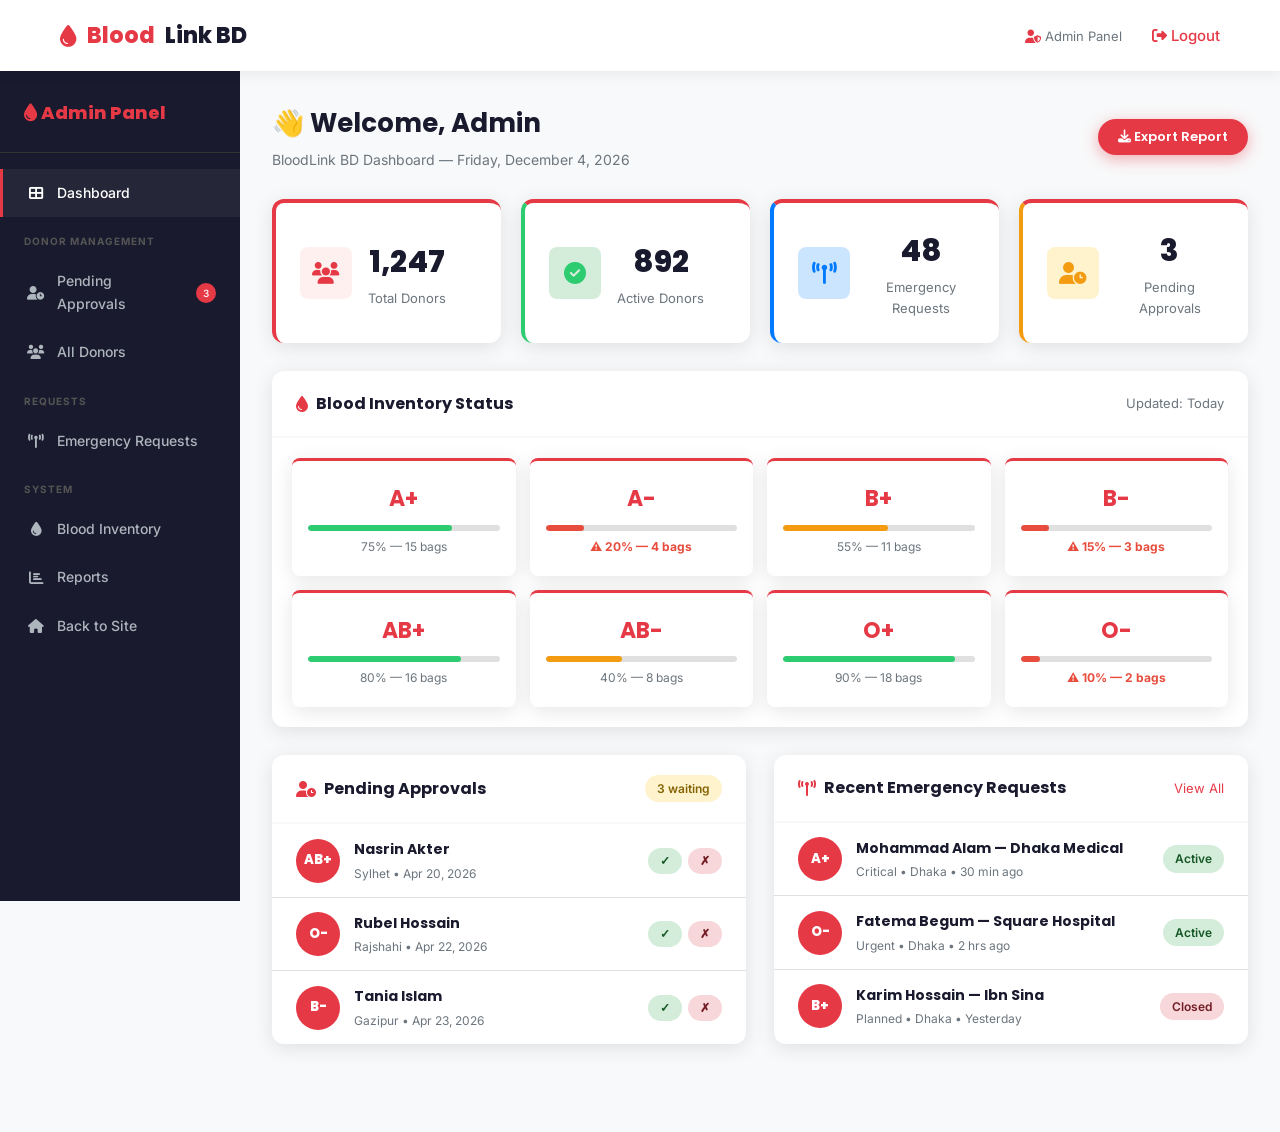
<file: admin-dashboard.html>
<!DOCTYPE html>
<html lang="en">
<head>
  <meta charset="UTF-8"/>
  <meta name="viewport" content="width=device-width, initial-scale=1.0"/>
  <title>Admin Dashboard — BloodLink BD</title>
  <link rel="stylesheet" href="css/style.css"/>
  <link rel="stylesheet" href="https://cdnjs.cloudflare.com/ajax/libs/font-awesome/6.5.0/css/all.min.css"/>
  <style>
    body { background: var(--light-gray); }

    /* ---- Admin Layout ---- */
    .admin-layout {
      display: grid;
      grid-template-columns: 240px 1fr;
      min-height: calc(100vh - 70px);
    }

    /* ---- Sidebar ---- */
    .sidebar {
      background: var(--black);
      padding: 28px 0;
      position: sticky;
      top: 70px;
      height: calc(100vh - 70px);
      overflow-y: auto;
    }

    .sidebar-logo {
      color: var(--red);
      font-size: 18px;
      font-weight: 800;
      font-family: 'Poppins', sans-serif;
      padding: 0 24px 24px;
      border-bottom: 1px solid #333;
      margin-bottom: 16px;
    }

    .sidebar-menu { list-style: none; }

    .sidebar-menu li a {
      display: flex;
      align-items: center;
      gap: 12px;
      padding: 13px 24px;
      color: #adb5bd;
      font-size: 14px;
      font-weight: 500;
      transition: all 0.2s;
      border-left: 3px solid transparent;
    }

    .sidebar-menu li a:hover,
    .sidebar-menu li a.active {
      color: white;
      background: rgba(255,255,255,0.05);
      border-left-color: var(--red);
    }

    .sidebar-menu li a i { width: 18px; text-align: center; }

    .sidebar-section {
      font-size: 10px;
      font-weight: 700;
      text-transform: uppercase;
      letter-spacing: 1px;
      color: #555;
      padding: 16px 24px 8px;
    }

    /* ---- Main Content ---- */
    .admin-main { padding: 32px; overflow-y: auto; }

    .admin-header {
      display: flex;
      justify-content: space-between;
      align-items: center;
      margin-bottom: 28px;
      flex-wrap: wrap;
      gap: 16px;
    }

    .admin-header h1 { font-size: 26px; color: var(--black); }
    .admin-header p  { font-size: 14px; color: var(--gray); margin-top: 4px; }

    .admin-header-actions { display: flex; gap: 12px; }

    /* ---- Stat Cards ---- */
    .stats-grid {
      display: grid;
      grid-template-columns: repeat(4, 1fr);
      gap: 20px;
      margin-bottom: 28px;
    }

    .stat-card {
      background: white;
      border-radius: var(--radius);
      box-shadow: var(--shadow);
      padding: 24px;
      display: flex;
      align-items: center;
      gap: 16px;
      border-left: 4px solid var(--red);
      transition: all 0.3s;
    }

    .stat-card:hover { transform: translateY(-3px); box-shadow: var(--shadow-hover); }

    .stat-icon {
      width: 52px; height: 52px;
      background: #fff0f0;
      border-radius: var(--radius-sm);
      display: flex; align-items: center; justify-content: center;
      font-size: 22px; color: var(--red); flex-shrink: 0;
    }

    .stat-card.green  { border-left-color: var(--success); }
    .stat-card.green .stat-icon { background: #d4edda; color: var(--success); }
    .stat-card.blue   { border-left-color: #007bff; }
    .stat-card.blue .stat-icon  { background: #cce5ff; color: #007bff; }
    .stat-card.orange { border-left-color: var(--warning); }
    .stat-card.orange .stat-icon{ background: #fff3cd; color: var(--warning); }

    .stat-info h3 { font-size: 30px; font-weight: 800; color: var(--black); }
    .stat-info p  { font-size: 13px; color: var(--gray); margin-top: 2px; }

    /* ---- Section Header ---- */
    .section-header {
      display: flex;
      justify-content: space-between;
      align-items: center;
      margin-bottom: 16px;
    }

    .section-header h2 { font-size: 18px; font-weight: 700; color: var(--black); }

    /* ---- Table Card ---- */
    .table-card {
      background: white;
      border-radius: var(--radius);
      box-shadow: var(--shadow);
      overflow: hidden;
      margin-bottom: 28px;
    }

    .table-card-header {
      padding: 20px 24px;
      border-bottom: 2px solid var(--light-gray);
      display: flex;
      justify-content: space-between;
      align-items: center;
      flex-wrap: wrap;
      gap: 12px;
    }

    .table-card-header h3 {
      font-size: 16px; font-weight: 700;
      display: flex; align-items: center; gap: 8px;
    }

    .table-card-header h3 i { color: var(--red); }

    /* Search Input */
    .search-input {
      padding: 8px 16px;
      border: 2px solid var(--border);
      border-radius: 50px;
      font-size: 13px;
      outline: none;
      width: 220px;
      transition: border 0.3s;
    }

    .search-input:focus { border-color: var(--red); }

    /* Table */
    .admin-table { width: 100%; border-collapse: collapse; }
    .admin-table thead th {
      background: #f8f9fa; color: var(--gray);
      padding: 12px 16px; text-align: left;
      font-size: 12px; font-weight: 700;
      text-transform: uppercase; letter-spacing: 0.5px;
      border-bottom: 2px solid var(--border);
    }
    .admin-table tbody tr { border-bottom: 1px solid var(--border); transition: background 0.2s; }
    .admin-table tbody tr:hover { background: #fff5f5; }
    .admin-table tbody td { padding: 14px 16px; font-size: 13px; vertical-align: middle; }

    .donor-mini {
      display: flex; align-items: center; gap: 10px;
    }

    .donor-mini-avatar {
      width: 36px; height: 36px; border-radius: 50%;
      background: var(--red); color: white;
      display: flex; align-items: center; justify-content: center;
      font-size: 13px; font-weight: 700;
      font-family: 'Poppins', sans-serif; flex-shrink: 0;
    }

    .donor-mini h4 { font-size: 14px; margin-bottom: 2px; }
    .donor-mini p  { font-size: 12px; color: var(--gray); margin: 0; }

    /* Action Buttons */
    .action-btns { display: flex; gap: 6px; }

    .btn-approve {
      background: #d4edda; color: #155724;
      border: none; padding: 6px 12px;
      border-radius: 50px; font-size: 12px;
      font-weight: 600; cursor: pointer;
      transition: all 0.2s;
    }
    .btn-approve:hover { background: var(--success); color: white; }

    .btn-reject {
      background: #f8d7da; color: #721c24;
      border: none; padding: 6px 12px;
      border-radius: 50px; font-size: 12px;
      font-weight: 600; cursor: pointer;
      transition: all 0.2s;
    }
    .btn-reject:hover { background: var(--danger); color: white; }

    .btn-view {
      background: #cce5ff; color: #004085;
      border: none; padding: 6px 12px;
      border-radius: 50px; font-size: 12px;
      font-weight: 600; cursor: pointer;
      transition: all 0.2s;
    }
    .btn-view:hover { background: #007bff; color: white; }

    /* ---- Blood Inventory ---- */
    .inventory-grid {
      display: grid;
      grid-template-columns: repeat(4, 1fr);
      gap: 14px;
    }

    .blood-inv-card {
      background: white;
      border-radius: var(--radius-sm);
      box-shadow: var(--shadow);
      padding: 20px 16px;
      text-align: center;
      border-top: 3px solid var(--red);
    }

    .blood-inv-card h3 {
      font-size: 22px; color: var(--red);
      font-family: 'Poppins', sans-serif; margin-bottom: 4px;
    }

    .inv-bar-wrap {
      background: var(--border);
      border-radius: 50px; height: 6px;
      margin: 8px 0 6px; overflow: hidden;
    }

    .inv-bar {
      height: 100%; border-radius: 50px;
      background: var(--red); transition: width 1s;
    }

    .inv-bar.low    { background: var(--danger); }
    .inv-bar.medium { background: var(--warning); }
    .inv-bar.high   { background: var(--success); }

    .blood-inv-card p { font-size: 12px; color: var(--gray); }

    /* ---- Recent Requests ---- */
    .request-item {
      display: flex; align-items: center;
      gap: 14px; padding: 14px 24px;
      border-bottom: 1px solid var(--border);
      transition: background 0.2s;
    }

    .request-item:hover { background: #fff5f5; }
    .request-item:last-child { border-bottom: none; }

    .request-blood {
      width: 44px; height: 44px; border-radius: 50%;
      background: var(--red); color: white;
      display: flex; align-items: center; justify-content: center;
      font-weight: 800; font-size: 13px;
      font-family: 'Poppins', sans-serif; flex-shrink: 0;
    }

    .request-info { flex: 1; }
    .request-info h4 { font-size: 14px; margin-bottom: 3px; }
    .request-info p  { font-size: 12px; color: var(--gray); margin: 0; }

    /* ---- Grid 2col ---- */
    .grid-2 {
      display: grid;
      grid-template-columns: 1fr 1fr;
      gap: 28px;
      margin-bottom: 28px;
    }

    /* ---- Toast ---- */
    .toast {
      position: fixed; bottom: 24px; right: 24px;
      background: var(--black); color: white;
      padding: 14px 24px; border-radius: var(--radius-sm);
      font-size: 14px; font-weight: 500;
      display: none; z-index: 9999;
      animation: slideIn 0.3s ease;
    }
    .toast.show { display: block; }
    @keyframes slideIn {
      from { transform: translateX(100px); opacity: 0; }
      to   { transform: translateX(0);     opacity: 1; }
    }

    /* ---- Responsive ---- */
    @media (max-width: 1100px) {
      .stats-grid     { grid-template-columns: repeat(2, 1fr); }
      .inventory-grid { grid-template-columns: repeat(4, 1fr); }
      .grid-2         { grid-template-columns: 1fr; }
    }

    @media (max-width: 768px) {
      .admin-layout   { grid-template-columns: 1fr; }
      .sidebar        { display: none; }
      .stats-grid     { grid-template-columns: 1fr 1fr; }
      .inventory-grid { grid-template-columns: repeat(4, 1fr); }
    }

    @media (max-width: 480px) {
      .stats-grid     { grid-template-columns: 1fr; }
      .inventory-grid { grid-template-columns: repeat(2, 1fr); }
      .admin-main     { padding: 16px; }
    }
  </style>
</head>
<body>

  <!-- Navbar -->
  <nav class="navbar">
    <a href="index.html" class="logo" style="text-decoration:none;">
      <i class="fas fa-tint"></i>Blood<span>Link BD</span>
    </a>
    <ul class="nav-links">
      <li><span style="font-size:13px; color:var(--gray);">
        <i class="fas fa-user-shield" style="color:var(--red)"></i> Admin Panel
      </span></li>
      <li><a href="index.html" style="color:var(--red);">
        <i class="fas fa-sign-out-alt"></i> Logout
      </a></li>
    </ul>
  </nav>

  <div class="admin-layout">

    <!-- ===== SIDEBAR ===== -->
    <aside class="sidebar">
      <div class="sidebar-logo">
        <i class="fas fa-tint"></i> Admin Panel
      </div>
      <ul class="sidebar-menu">
        <li><a href="#" class="active" onclick="showSection('dashboard', this)">
          <i class="fas fa-th-large"></i> Dashboard
        </a></li>

        <div class="sidebar-section">Donor Management</div>
        <li><a href="#" onclick="showSection('pending', this)">
          <i class="fas fa-user-clock"></i> Pending Approvals
          <span style="background:var(--red); color:white; font-size:10px;
                       padding:2px 7px; border-radius:50px; margin-left:auto;">3</span>
        </a></li>
        <li><a href="#" onclick="showSection('donors', this)">
          <i class="fas fa-users"></i> All Donors
        </a></li>

        <div class="sidebar-section">Requests</div>
        <li><a href="#" onclick="showSection('requests', this)">
          <i class="fas fa-broadcast-tower"></i> Emergency Requests
        </a></li>

        <div class="sidebar-section">System</div>
        <li><a href="#" onclick="showSection('inventory', this)">
          <i class="fas fa-tint"></i> Blood Inventory
        </a></li>
        <li><a href="#" onclick="showSection('reports', this)">
          <i class="fas fa-chart-bar"></i> Reports
        </a></li>
        <li><a href="index.html">
          <i class="fas fa-home"></i> Back to Site
        </a></li>
      </ul>
    </aside>

    <!-- ===== MAIN CONTENT ===== -->
    <main class="admin-main">

      <!-- ===== DASHBOARD SECTION ===== -->
      <div id="sec-dashboard">
        <div class="admin-header">
          <div>
            <h1>👋 Welcome, Admin</h1>
            <p>BloodLink BD Dashboard — <span id="currentDate"></span></p>
          </div>
          <div class="admin-header-actions">
            <button class="btn btn-primary btn-sm" onclick="showToast('📊 Report generated!')">
              <i class="fas fa-download"></i> Export Report
            </button>
          </div>
        </div>

        <!-- Stat Cards -->
        <div class="stats-grid">
          <div class="stat-card">
            <div class="stat-icon"><i class="fas fa-users"></i></div>
            <div class="stat-info">
              <h3 id="statDonors">1,247</h3>
              <p>Total Donors</p>
            </div>
          </div>
          <div class="stat-card green">
            <div class="stat-icon"><i class="fas fa-check-circle"></i></div>
            <div class="stat-info">
              <h3>892</h3>
              <p>Active Donors</p>
            </div>
          </div>
          <div class="stat-card blue">
            <div class="stat-icon"><i class="fas fa-broadcast-tower"></i></div>
            <div class="stat-info">
              <h3>48</h3>
              <p>Emergency Requests</p>
            </div>
          </div>
          <div class="stat-card orange">
            <div class="stat-icon"><i class="fas fa-user-clock"></i></div>
            <div class="stat-info">
              <h3>3</h3>
              <p>Pending Approvals</p>
            </div>
          </div>
        </div>

        <!-- Blood Inventory -->
        <div class="table-card" style="margin-bottom:28px;">
          <div class="table-card-header">
            <h3><i class="fas fa-tint"></i> Blood Inventory Status</h3>
            <span style="font-size:13px; color:var(--gray);">
              Updated: Today
            </span>
          </div>
          <div style="padding:20px;">
            <div class="inventory-grid">
              <div class="blood-inv-card">
                <h3>A+</h3>
                <div class="inv-bar-wrap">
                  <div class="inv-bar high" style="width:75%"></div>
                </div>
                <p>75% — 15 bags</p>
              </div>
              <div class="blood-inv-card">
                <h3>A-</h3>
                <div class="inv-bar-wrap">
                  <div class="inv-bar low" style="width:20%"></div>
                </div>
                <p style="color:var(--danger); font-weight:700;">
                  ⚠️ 20% — 4 bags
                </p>
              </div>
              <div class="blood-inv-card">
                <h3>B+</h3>
                <div class="inv-bar-wrap">
                  <div class="inv-bar medium" style="width:55%"></div>
                </div>
                <p>55% — 11 bags</p>
              </div>
              <div class="blood-inv-card">
                <h3>B-</h3>
                <div class="inv-bar-wrap">
                  <div class="inv-bar low" style="width:15%"></div>
                </div>
                <p style="color:var(--danger); font-weight:700;">
                  ⚠️ 15% — 3 bags
                </p>
              </div>
              <div class="blood-inv-card">
                <h3>AB+</h3>
                <div class="inv-bar-wrap">
                  <div class="inv-bar high" style="width:80%"></div>
                </div>
                <p>80% — 16 bags</p>
              </div>
              <div class="blood-inv-card">
                <h3>AB-</h3>
                <div class="inv-bar-wrap">
                  <div class="inv-bar medium" style="width:40%"></div>
                </div>
                <p>40% — 8 bags</p>
              </div>
              <div class="blood-inv-card">
                <h3>O+</h3>
                <div class="inv-bar-wrap">
                  <div class="inv-bar high" style="width:90%"></div>
                </div>
                <p>90% — 18 bags</p>
              </div>
              <div class="blood-inv-card">
                <h3>O-</h3>
                <div class="inv-bar-wrap">
                  <div class="inv-bar low" style="width:10%"></div>
                </div>
                <p style="color:var(--danger); font-weight:700;">
                  ⚠️ 10% — 2 bags
                </p>
              </div>
            </div>
          </div>
        </div>

        <!-- Two column: Pending + Requests -->
        <div class="grid-2">

          <!-- Pending Approvals -->
          <div class="table-card">
            <div class="table-card-header">
              <h3><i class="fas fa-user-clock"></i> Pending Approvals</h3>
              <span class="status-badge status-pending">3 waiting</span>
            </div>
            <div id="pendingList">
              <!-- Filled by JS -->
            </div>
          </div>

          <!-- Recent Emergency Requests -->
          <div class="table-card">
            <div class="table-card-header">
              <h3><i class="fas fa-broadcast-tower"></i> Recent Emergency Requests</h3>
              <a href="#" onclick="showSection('requests', null)"
                 style="font-size:13px; color:var(--red);">View All</a>
            </div>
            <div>
              <div class="request-item">
                <div class="request-blood">A+</div>
                <div class="request-info">
                  <h4>Mohammad Alam — Dhaka Medical</h4>
                  <p>Critical • Dhaka • 30 min ago</p>
                </div>
                <span class="status-badge status-active">Active</span>
              </div>
              <div class="request-item">
                <div class="request-blood">O-</div>
                <div class="request-info">
                  <h4>Fatema Begum — Square Hospital</h4>
                  <p>Urgent • Dhaka • 2 hrs ago</p>
                </div>
                <span class="status-badge status-active">Active</span>
              </div>
              <div class="request-item">
                <div class="request-blood">B+</div>
                <div class="request-info">
                  <h4>Karim Hossain — Ibn Sina</h4>
                  <p>Planned • Dhaka • Yesterday</p>
                </div>
                <span class="status-badge status-inactive">Closed</span>
              </div>
            </div>
          </div>

        </div>
      </div>
      <!-- End Dashboard Section -->

      <!-- ===== PENDING SECTION ===== -->
      <div id="sec-pending" style="display:none;">
        <div class="admin-header">
          <div>
            <h1>Pending Donor Approvals</h1>
            <p>Review and approve or reject new donor registrations</p>
          </div>
        </div>
        <div class="table-card">
          <div class="table-card-header">
            <h3><i class="fas fa-user-clock"></i> Awaiting Verification</h3>
            <input class="search-input" placeholder="🔍 Search donors..." id="pendingSearch"
                   oninput="filterTable('pendingTable', this.value)"/>
          </div>
          <div style="overflow-x:auto;">
            <table class="admin-table" id="pendingTable">
              <thead>
                <tr>
                  <th>Donor</th><th>Blood</th><th>District</th>
                  <th>Phone</th><th>Registered</th><th>Actions</th>
                </tr>
              </thead>
              <tbody id="pendingTableBody">
                <!-- Filled by JS -->
              </tbody>
            </table>
          </div>
        </div>
      </div>

      <!-- ===== ALL DONORS SECTION ===== -->
      <div id="sec-donors" style="display:none;">
        <div class="admin-header">
          <div>
            <h1>All Donors</h1>
            <p>View and manage all registered donors</p>
          </div>
        </div>
        <div class="table-card">
          <div class="table-card-header">
            <h3><i class="fas fa-users"></i> Donor Database</h3>
            <input class="search-input" placeholder="🔍 Search..." id="donorSearch"
                   oninput="filterTable('donorTable', this.value)"/>
          </div>
          <div style="overflow-x:auto;">
            <table class="admin-table" id="donorTable">
              <thead>
                <tr>
                  <th>Donor</th><th>Blood</th><th>District</th>
                  <th>Donations</th><th>Status</th><th>Actions</th>
                </tr>
              </thead>
              <tbody id="donorTableBody">
                <!-- Filled by JS -->
              </tbody>
            </table>
          </div>
        </div>
      </div>

      <!-- ===== REQUESTS SECTION ===== -->
      <div id="sec-requests" style="display:none;">
        <div class="admin-header">
          <div>
            <h1>Emergency Requests</h1>
            <p>Monitor and manage all emergency blood requests</p>
          </div>
        </div>
        <div class="table-card">
          <div class="table-card-header">
            <h3><i class="fas fa-broadcast-tower"></i> All Requests</h3>
          </div>
          <div style="overflow-x:auto;">
            <table class="admin-table">
              <thead>
                <tr>
                  <th>Patient</th><th>Blood</th><th>Hospital</th>
                  <th>District</th><th>Urgency</th><th>Status</th>
                </tr>
              </thead>
              <tbody>
                <tr>
                  <td>Mohammad Alam</td>
                  <td><span class="blood-badge">A+</span></td>
                  <td>Dhaka Medical College</td>
                  <td>Dhaka</td>
                  <td><span class="status-badge" style="background:#f8d7da;color:#721c24;">
                    Critical
                  </span></td>
                  <td><span class="status-badge status-active">Active</span></td>
                </tr>
                <tr>
                  <td>Fatema Begum</td>
                  <td><span class="blood-badge">O-</span></td>
                  <td>Square Hospital</td>
                  <td>Dhaka</td>
                  <td><span class="status-badge status-pending">Urgent</span></td>
                  <td><span class="status-badge status-active">Active</span></td>
                </tr>
                <tr>
                  <td>Karim Hossain</td>
                  <td><span class="blood-badge">B+</span></td>
                  <td>Ibn Sina Hospital</td>
                  <td>Dhaka</td>
                  <td><span class="status-badge status-active">Planned</span></td>
                  <td><span class="status-badge status-inactive">Closed</span></td>
                </tr>
              </tbody>
            </table>
          </div>
        </div>
      </div>

      <!-- ===== REPORTS SECTION ===== -->
      <div id="sec-inventory" style="display:none;">
        <div class="admin-header">
          <h1>Blood Inventory</h1>
        </div>
        <p style="color:var(--gray); margin-bottom:24px;">
          Detailed inventory management coming in Phase 2.
        </p>
      </div>

      <div id="sec-reports" style="display:none;">
        <div class="admin-header">
          <h1>Donation Reports</h1>
        </div>
        <p style="color:var(--gray); margin-bottom:24px;">
          Analytics and report generation coming in Phase 2 (connected to database).
        </p>
      </div>

    </main>
  </div>

  <!-- Toast Notification -->
  <div class="toast" id="toast"></div>

  <script>
    // ---- Demo Data ----
    const pendingDonors = [
      { id:1, name:'Nasrin Akter',   blood:'AB+', district:'Sylhet',
        phone:'01811-111111', date:'Apr 20, 2026' },
      { id:2, name:'Rubel Hossain',  blood:'O-',  district:'Rajshahi',
        phone:'01822-222222', date:'Apr 22, 2026' },
      { id:3, name:'Tania Islam',    blood:'B-',  district:'Gazipur',
        phone:'01833-333333', date:'Apr 23, 2026' },
    ];

    const allDonors = [
      { name:'Mohammad Rahim', blood:'A+', district:'Dhaka',   donations:8,  active:true  },
      { name:'Fatema Begum',   blood:'A+', district:'Dhaka',   donations:3,  active:true  },
      { name:'Karim Hossain',  blood:'B+', district:'Dhaka',   donations:12, active:true  },
      { name:'Sumaiya Khanam', blood:'O+', district:'Chittagong', donations:5, active:true },
      { name:'Rafiqul Islam',  blood:'O-', district:'Dhaka',   donations:20, active:true  },
      { name:'Nasrin Akter',   blood:'AB+',district:'Rajshahi',donations:2,  active:false },
    ];

    // ---- Render Pending Table ----
    function renderPending() {
      const tbody = document.getElementById('pendingTableBody');
      tbody.innerHTML = pendingDonors.map(d => `
        <tr id="prow-${d.id}">
          <td>
            <div class="donor-mini">
              <div class="donor-mini-avatar">
                ${d.name.split(' ').map(n=>n[0]).join('').slice(0,2)}
              </div>
              <div>
                <h4>${d.name}</h4>
                <p>${d.phone}</p>
              </div>
            </div>
          </td>
          <td><span class="blood-badge">${d.blood}</span></td>
          <td>${d.district}</td>
          <td>${d.phone}</td>
          <td>${d.date}</td>
          <td>
            <div class="action-btns">
              <button class="btn-approve" onclick="approveDonor(${d.id}, '${d.name}')">
                <i class="fas fa-check"></i> Approve
              </button>
              <button class="btn-reject" onclick="rejectDonor(${d.id}, '${d.name}')">
                <i class="fas fa-times"></i> Reject
              </button>
            </div>
          </td>
        </tr>
      `).join('');
    }

    // ---- Render All Donors Table ----
    function renderDonors() {
      const tbody = document.getElementById('donorTableBody');
      tbody.innerHTML = allDonors.map(d => `
        <tr>
          <td>
            <div class="donor-mini">
              <div class="donor-mini-avatar">
                ${d.name.split(' ').map(n=>n[0]).join('').slice(0,2)}
              </div>
              <div><h4>${d.name}</h4></div>
            </div>
          </td>
          <td><span class="blood-badge">${d.blood}</span></td>
          <td>${d.district}</td>
          <td>${d.donations}</td>
          <td>
            <span class="status-badge ${d.active ? 'status-active' : 'status-inactive'}">
              ${d.active ? 'Active' : 'Inactive'}
            </span>
          </td>
          <td>
            <div class="action-btns">
              <button class="btn-view">
                <i class="fas fa-eye"></i> View
              </button>
            </div>
          </td>
        </tr>
      `).join('');
    }

    // ---- Render Pending sidebar list ----
    function renderPendingList() {
      const list = document.getElementById('pendingList');
      list.innerHTML = pendingDonors.map(d => `
        <div class="request-item" id="plist-${d.id}">
          <div class="request-blood">${d.blood}</div>
          <div class="request-info">
            <h4>${d.name}</h4>
            <p>${d.district} • ${d.date}</p>
          </div>
          <div class="action-btns">
            <button class="btn-approve" onclick="approveDonor(${d.id}, '${d.name}')">
              ✓
            </button>
            <button class="btn-reject" onclick="rejectDonor(${d.id}, '${d.name}')">
              ✗
            </button>
          </div>
        </div>
      `).join('') || '<p style="padding:20px;color:var(--gray);">No pending approvals.</p>';
    }

    // ---- Approve / Reject ----
    function approveDonor(id, name) {
      const idx = pendingDonors.findIndex(d => d.id === id);
      if (idx > -1) pendingDonors.splice(idx, 1);
      document.getElementById('statDonors').innerText =
        (parseInt(document.getElementById('statDonors').innerText.replace(',','')) + 1)
        .toLocaleString();
      renderPending();
      renderPendingList();
      showToast(`✅ ${name} approved as a donor!`);
    }

    function rejectDonor(id, name) {
      const idx = pendingDonors.findIndex(d => d.id === id);
      if (idx > -1) pendingDonors.splice(idx, 1);
      renderPending();
      renderPendingList();
      showToast(`❌ ${name} registration rejected.`);
    }

    // ---- Section Switcher ----
    function showSection(name, el) {
      // Hide all sections
      ['dashboard','pending','donors','requests','inventory','reports']
        .forEach(s => {
          const sec = document.getElementById('sec-' + s);
          if (sec) sec.style.display = 'none';
        });
      // Show selected
      document.getElementById('sec-' + name).style.display = 'block';
      // Update sidebar active
      if (el) {
        document.querySelectorAll('.sidebar-menu a')
                .forEach(a => a.classList.remove('active'));
        el.classList.add('active');
      }
    }

    // ---- Search/Filter Table ----
    function filterTable(tableId, query) {
      const rows = document.querySelectorAll(`#${tableId} tbody tr`);
      rows.forEach(row => {
        row.style.display =
          row.innerText.toLowerCase().includes(query.toLowerCase()) ? '' : 'none';
      });
    }

    // ---- Toast ----
    function showToast(msg) {
      const toast = document.getElementById('toast');
      toast.innerText = msg;
      toast.classList.add('show');
      setTimeout(() => toast.classList.remove('show'), 3000);
    }

    // ---- Init ----
    window.addEventListener('load', () => {
      document.getElementById('currentDate').innerText =
        new Date().toLocaleDateString('en-BD',
          { weekday:'long', day:'numeric', month:'long', year:'numeric' });
      renderPending();
      renderDonors();
      renderPendingList();
    });
  </script>

</body>
</html>
</file>
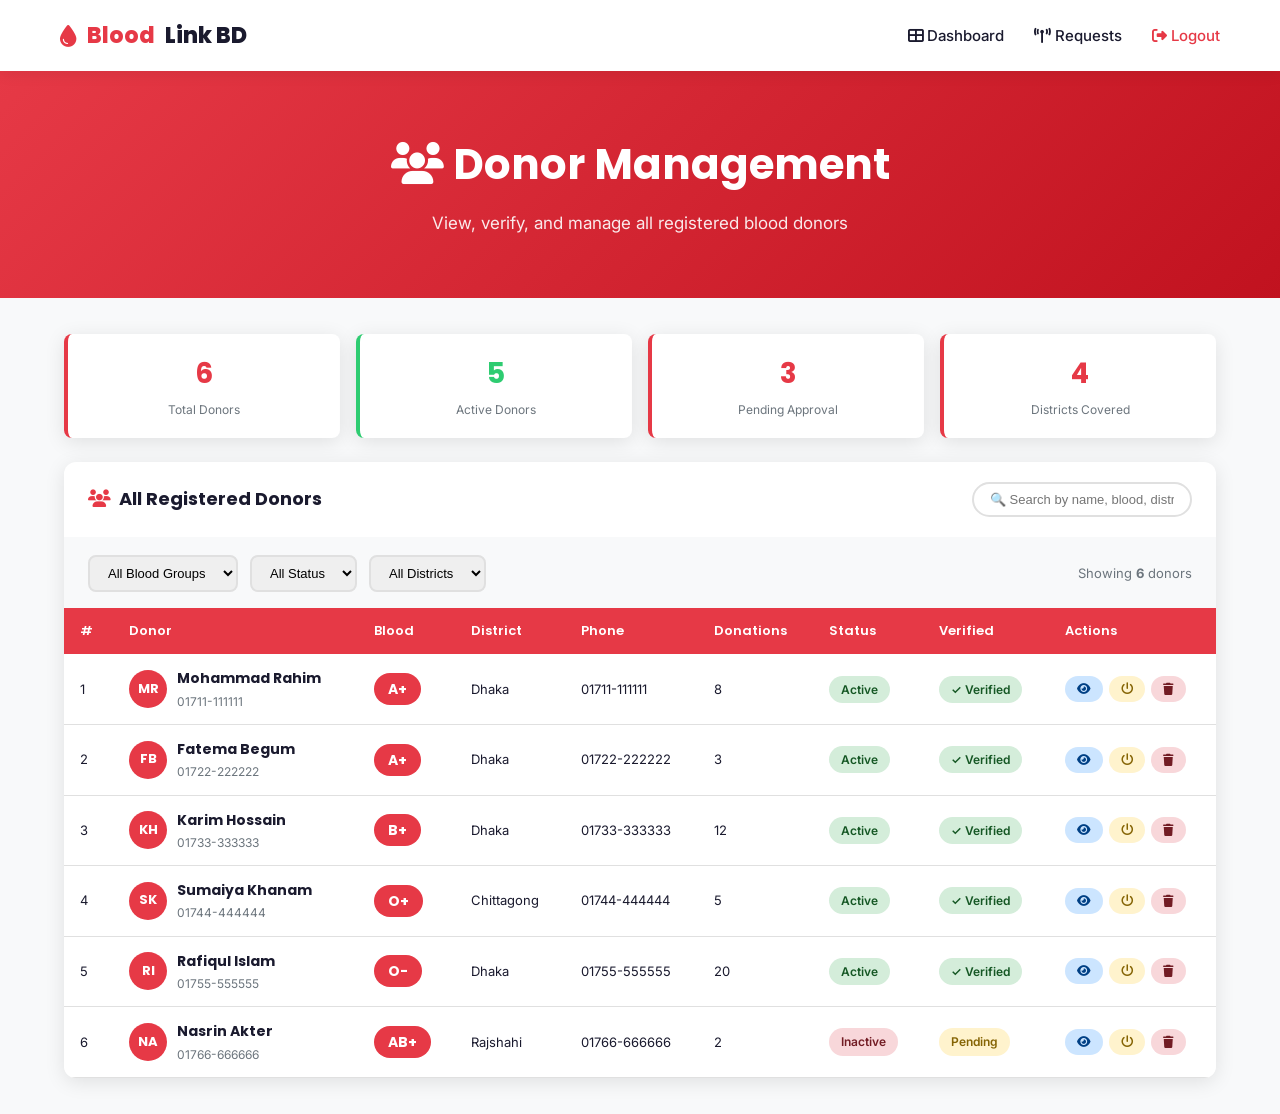
<file: admin-donors.html>
<!DOCTYPE html>
<html lang="en">
<head>
  <meta charset="UTF-8"/>
  <meta name="viewport" content="width=device-width, initial-scale=1.0"/>
  <title>Admin — Donors</title>
  <link rel="stylesheet" href="css/style.css"/>
  <link rel="stylesheet" href="https://cdnjs.cloudflare.com/ajax/libs/font-awesome/6.5.0/css/all.min.css"/>
  <style>
    body { background: var(--light-gray); }
    .main { max-width: 1200px; margin: 0 auto; padding: 36px 24px; }
    .table-card { background: white; border-radius: var(--radius); box-shadow: var(--shadow); overflow: hidden; }
    .table-card-header {
      padding: 20px 24px; border-bottom: 2px solid var(--light-gray);
      display: flex; justify-content: space-between; align-items: center; flex-wrap: wrap; gap: 12px;
    }
    .table-card-header h2 { font-size: 18px; display: flex; align-items: center; gap: 8px; }
    .table-card-header h2 i { color: var(--red); }
    .search-input {
      padding: 8px 16px; border: 2px solid var(--border);
      border-radius: 50px; font-size: 13px; outline: none; width: 220px;
    }
    .search-input:focus { border-color: var(--red); }
    .admin-table { width: 100%; border-collapse: collapse; }
    .admin-table thead th {
      background: var(--red); color: white;
      padding: 13px 16px; text-align: left; font-size: 13px;
      font-family: 'Poppins', sans-serif;
    }
    .admin-table tbody tr { border-bottom: 1px solid var(--border); transition: background 0.2s; }
    .admin-table tbody tr:hover { background: #fff5f5; }
    .admin-table tbody td { padding: 13px 16px; font-size: 13px; vertical-align: middle; }
    .donor-mini { display: flex; align-items: center; gap: 10px; }
    .donor-mini-avatar {
      width: 38px; height: 38px; border-radius: 50%;
      background: var(--red); color: white;
      display: flex; align-items: center; justify-content: center;
      font-size: 13px; font-weight: 700; font-family: 'Poppins', sans-serif;
    }
    .donor-mini h4 { font-size: 14px; margin-bottom: 2px; }
    .donor-mini p  { font-size: 12px; color: var(--gray); margin: 0; }
    .filter-bar {
      display: flex; gap: 12px; padding: 16px 24px;
      background: var(--light-gray); flex-wrap: wrap; align-items: center;
    }
    .filter-bar select {
      padding: 8px 14px; border: 2px solid var(--border);
      border-radius: var(--radius-sm); font-size: 13px; outline: none;
    }
    .filter-bar select:focus { border-color: var(--red); }
    .btn-sm-action {
      border: none; padding: 6px 12px; border-radius: 50px;
      font-size: 12px; font-weight: 600; cursor: pointer; transition: all 0.2s;
    }
    .btn-view    { background: #cce5ff; color: #004085; }
    .btn-deact   { background: #fff3cd; color: #856404; }
    .btn-delete  { background: #f8d7da; color: #721c24; }
    .btn-view:hover   { background: #007bff; color: white; }
    .btn-deact:hover  { background: var(--warning); color: white; }
    .btn-delete:hover { background: var(--danger); color: white; }
    .summary-bar {
      display: grid; grid-template-columns: repeat(4, 1fr);
      gap: 16px; margin-bottom: 24px;
    }
    .sum-card {
      background: white; border-radius: var(--radius-sm);
      box-shadow: var(--shadow); padding: 18px 20px;
      border-left: 4px solid var(--red); text-align: center;
    }
    .sum-card h3 { font-size: 28px; color: var(--red); }
    .sum-card p  { font-size: 12px; color: var(--gray); margin-top: 4px; }
    .sum-card.green { border-left-color: var(--success); }
    .sum-card.green h3 { color: var(--success); }
    .toast {
      position: fixed; bottom: 24px; right: 24px;
      background: var(--black); color: white;
      padding: 12px 20px; border-radius: var(--radius-sm);
      font-size: 13px; display: none; z-index: 9999;
    }
    .toast.show { display: block; }
    @media (max-width: 768px) {
      .summary-bar { grid-template-columns: 1fr 1fr; }
    }
  </style>
</head>
<body>

  <!-- Navbar -->
  <nav class="navbar">
    <a href="index.html" class="logo" style="text-decoration:none;">
      <i class="fas fa-tint"></i>Blood<span>Link BD</span>
    </a>
    <ul class="nav-links">
      <li><a href="admin-dashboard.html">
        <i class="fas fa-th-large"></i> Dashboard
      </a></li>
      <li><a href="admin-requests.html">
        <i class="fas fa-broadcast-tower"></i> Requests
      </a></li>
      <li><a href="index.html" style="color:var(--red);">
        <i class="fas fa-sign-out-alt"></i> Logout
      </a></li>
    </ul>
  </nav>

  <div class="page-header">
    <h1><i class="fas fa-users"></i> Donor Management</h1>
    <p>View, verify, and manage all registered blood donors</p>
  </div>

  <div class="main">

    <!-- Summary Bar -->
    <div class="summary-bar">
      <div class="sum-card">
        <h3 id="totalCount">6</h3>
        <p>Total Donors</p>
      </div>
      <div class="sum-card green">
        <h3 id="activeCount">5</h3>
        <p>Active Donors</p>
      </div>
      <div class="sum-card">
        <h3 id="pendingCount">3</h3>
        <p>Pending Approval</p>
      </div>
      <div class="sum-card">
        <h3>4</h3>
        <p>Districts Covered</p>
      </div>
    </div>

    <!-- Table Card -->
    <div class="table-card">
      <div class="table-card-header">
        <h2><i class="fas fa-users"></i> All Registered Donors</h2>
        <input class="search-input" placeholder="🔍 Search by name, blood, district..."
               oninput="filterTable(this.value)"/>
      </div>

      <!-- Filter Bar -->
      <div class="filter-bar">
        <select onchange="filterByBlood(this.value)">
          <option value="">All Blood Groups</option>
          <option>A+</option><option>A-</option>
          <option>B+</option><option>B-</option>
          <option>AB+</option><option>AB-</option>
          <option>O+</option><option>O-</option>
        </select>
        <select onchange="filterByStatus(this.value)">
          <option value="">All Status</option>
          <option value="active">Active</option>
          <option value="inactive">Inactive</option>
        </select>
        <select onchange="filterByDistrict(this.value)">
          <option value="">All Districts</option>
          <option>Dhaka</option><option>Chittagong</option>
          <option>Rajshahi</option><option>Sylhet</option>
        </select>
        <span style="font-size:13px; color:var(--gray); margin-left:auto;">
          Showing <strong id="showCount">6</strong> donors
        </span>
      </div>

      <div style="overflow-x:auto;">
        <table class="admin-table" id="donorTable">
          <thead>
            <tr>
              <th>#</th>
              <th>Donor</th>
              <th>Blood</th>
              <th>District</th>
              <th>Phone</th>
              <th>Donations</th>
              <th>Status</th>
              <th>Verified</th>
              <th>Actions</th>
            </tr>
          </thead>
          <tbody id="donorBody">
            <!-- Filled by JS -->
          </tbody>
        </table>
      </div>
    </div>

  </div>

  <div class="toast" id="toast"></div>

  <script>
    const donors = [
      { id:1, name:'Mohammad Rahim',  blood:'A+',  district:'Dhaka',
        phone:'01711-111111', donations:8,  active:true,  verified:true  },
      { id:2, name:'Fatema Begum',    blood:'A+',  district:'Dhaka',
        phone:'01722-222222', donations:3,  active:true,  verified:true  },
      { id:3, name:'Karim Hossain',   blood:'B+',  district:'Dhaka',
        phone:'01733-333333', donations:12, active:true,  verified:true  },
      { id:4, name:'Sumaiya Khanam',  blood:'O+',  district:'Chittagong',
        phone:'01744-444444', donations:5,  active:true,  verified:true  },
      { id:5, name:'Rafiqul Islam',   blood:'O-',  district:'Dhaka',
        phone:'01755-555555', donations:20, active:true,  verified:true  },
      { id:6, name:'Nasrin Akter',    blood:'AB+', district:'Rajshahi',
        phone:'01766-666666', donations:2,  active:false, verified:false },
    ];

    let filtered = [...donors];

    function renderTable(list) {
      const tbody = document.getElementById('donorBody');
      tbody.innerHTML = list.map((d, i) => `
        <tr id="row-${d.id}">
          <td>${i + 1}</td>
          <td>
            <div class="donor-mini">
              <div class="donor-mini-avatar">
                ${d.name.split(' ').map(n=>n[0]).join('').slice(0,2)}
              </div>
              <div>
                <h4>${d.name}</h4>
                <p>${d.phone}</p>
              </div>
            </div>
          </td>
          <td><span class="blood-badge">${d.blood}</span></td>
          <td>${d.district}</td>
          <td>${d.phone}</td>
          <td>${d.donations}</td>
          <td>
            <span class="status-badge ${d.active ? 'status-active' : 'status-inactive'}">
              ${d.active ? 'Active' : 'Inactive'}
            </span>
          </td>
          <td>
            <span class="status-badge ${d.verified ? 'status-active' : 'status-pending'}">
              ${d.verified ? '✓ Verified' : 'Pending'}
            </span>
          </td>
          <td>
            <div style="display:flex; gap:6px;">
              <button class="btn-sm-action btn-view"
                      onclick="showToast('👁 Viewing ${d.name}')">
                <i class="fas fa-eye"></i>
              </button>
              <button class="btn-sm-action btn-deact"
                      onclick="toggleStatus(${d.id})">
                <i class="fas fa-power-off"></i>
              </button>
              <button class="btn-sm-action btn-delete"
                      onclick="deleteDonor(${d.id}, '${d.name}')">
                <i class="fas fa-trash"></i>
              </button>
            </div>
          </td>
        </tr>
      `).join('');
      document.getElementById('showCount').innerText = list.length;
    }

    function filterTable(q) {
      filtered = donors.filter(d =>
        d.name.toLowerCase().includes(q.toLowerCase()) ||
        d.blood.toLowerCase().includes(q.toLowerCase()) ||
        d.district.toLowerCase().includes(q.toLowerCase())
      );
      renderTable(filtered);
    }

    function filterByBlood(b)    {
      filtered = b ? donors.filter(d => d.blood === b) : [...donors];
      renderTable(filtered);
    }

    function filterByStatus(s)   {
      filtered = s ? donors.filter(d =>
        s === 'active' ? d.active : !d.active) : [...donors];
      renderTable(filtered);
    }

    function filterByDistrict(d) {
      filtered = d ? donors.filter(x => x.district === d) : [...donors];
      renderTable(filtered);
    }

    function toggleStatus(id) {
      const d = donors.find(x => x.id === id);
      if (d) {
        d.active = !d.active;
        renderTable(filtered);
        showToast(d.active ? `✅ ${d.name} activated` : `⏸ ${d.name} deactivated`);
      }
    }

    function deleteDonor(id, name) {
      if (!confirm(`Remove ${name} from the system?`)) return;
      const idx = donors.findIndex(d => d.id === id);
      if (idx > -1) donors.splice(idx, 1);
      filtered = [...donors];
      renderTable(filtered);
      document.getElementById('totalCount').innerText = donors.length;
      showToast(`🗑 ${name} removed.`);
    }

    function showToast(msg) {
      const t = document.getElementById('toast');
      t.innerText = msg; t.classList.add('show');
      setTimeout(() => t.classList.remove('show'), 3000);
    }

    window.addEventListener('load', () => renderTable(donors));
  </script>

</body>
</html>
</file>
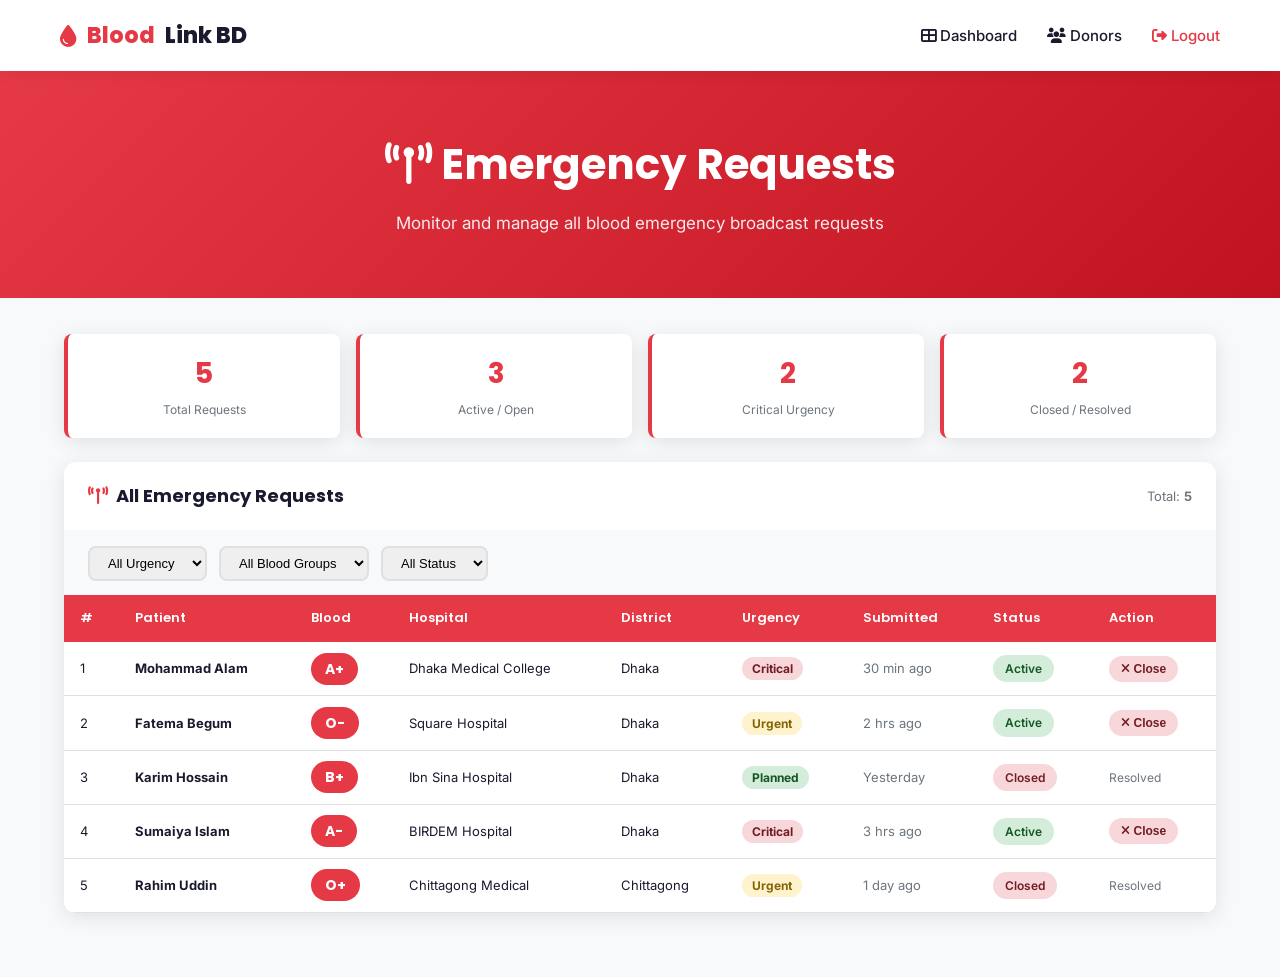
<file: admin-requests.html>
<!DOCTYPE html>
<html lang="en">
<head>
  <meta charset="UTF-8"/>
  <meta name="viewport" content="width=device-width, initial-scale=1.0"/>
  <title>Admin — Emergency Requests</title>
  <link rel="stylesheet" href="css/style.css"/>
  <link rel="stylesheet" href="https://cdnjs.cloudflare.com/ajax/libs/font-awesome/6.5.0/css/all.min.css"/>
  <style>
    body { background: var(--light-gray); }
    .main { max-width: 1200px; margin: 0 auto; padding: 36px 24px; }
    .table-card { background: white; border-radius: var(--radius); box-shadow: var(--shadow); overflow: hidden; margin-bottom: 28px; }
    .table-card-header {
      padding: 20px 24px; border-bottom: 2px solid var(--light-gray);
      display: flex; justify-content: space-between; align-items: center; flex-wrap: wrap; gap: 12px;
    }
    .table-card-header h2 { font-size: 18px; display: flex; align-items: center; gap: 8px; }
    .table-card-header h2 i { color: var(--red); }
    .admin-table { width: 100%; border-collapse: collapse; }
    .admin-table thead th {
      background: var(--red); color: white;
      padding: 13px 16px; text-align: left; font-size: 13px;
      font-family: 'Poppins', sans-serif;
    }
    .admin-table tbody tr { border-bottom: 1px solid var(--border); transition: background 0.2s; }
    .admin-table tbody tr:hover { background: #fff5f5; }
    .admin-table tbody td { padding: 13px 16px; font-size: 13px; vertical-align: middle; }
    .urgency-critical { background:#f8d7da; color:#721c24; padding:4px 10px; border-radius:50px; font-size:12px; font-weight:700; }
    .urgency-urgent   { background:#fff3cd; color:#856404; padding:4px 10px; border-radius:50px; font-size:12px; font-weight:700; }
    .urgency-planned  { background:#d4edda; color:#155724; padding:4px 10px; border-radius:50px; font-size:12px; font-weight:700; }
    .summary-bar {
      display: grid; grid-template-columns: repeat(4, 1fr);
      gap: 16px; margin-bottom: 24px;
    }
    .sum-card {
      background: white; border-radius: var(--radius-sm);
      box-shadow: var(--shadow); padding: 18px 20px;
      border-left: 4px solid var(--red); text-align: center;
    }
    .sum-card h3 { font-size: 28px; color: var(--red); }
    .sum-card p  { font-size: 12px; color: var(--gray); margin-top: 4px; }
    .filter-bar {
      display: flex; gap: 12px; padding: 14px 24px;
      background: var(--light-gray); flex-wrap: wrap;
    }
    .filter-bar select {
      padding: 7px 14px; border: 2px solid var(--border);
      border-radius: var(--radius-sm); font-size: 13px; outline: none;
    }
    .btn-close-req {
      background: #f8d7da; color: #721c24; border: none;
      padding: 6px 12px; border-radius: 50px;
      font-size: 12px; font-weight: 600; cursor: pointer;
    }
    .btn-close-req:hover { background: var(--danger); color: white; }
    .toast {
      position: fixed; bottom: 24px; right: 24px;
      background: var(--black); color: white;
      padding: 12px 20px; border-radius: var(--radius-sm);
      font-size: 13px; display: none; z-index: 9999;
    }
    .toast.show { display: block; }
    @media (max-width: 768px) {
      .summary-bar { grid-template-columns: 1fr 1fr; }
    }
  </style>
</head>
<body>

  <nav class="navbar">
    <a href="index.html" class="logo" style="text-decoration:none;">
      <i class="fas fa-tint"></i>Blood<span>Link BD</span>
    </a>
    <ul class="nav-links">
      <li><a href="admin-dashboard.html">
        <i class="fas fa-th-large"></i> Dashboard
      </a></li>
      <li><a href="admin-donors.html">
        <i class="fas fa-users"></i> Donors
      </a></li>
      <li><a href="index.html" style="color:var(--red);">
        <i class="fas fa-sign-out-alt"></i> Logout
      </a></li>
    </ul>
  </nav>

  <div class="page-header">
    <h1><i class="fas fa-broadcast-tower"></i> Emergency Requests</h1>
    <p>Monitor and manage all blood emergency broadcast requests</p>
  </div>

  <div class="main">

    <!-- Summary -->
    <div class="summary-bar">
      <div class="sum-card">
        <h3 id="totalReq">5</h3>
        <p>Total Requests</p>
      </div>
      <div class="sum-card">
        <h3 id="activeReq">3</h3>
        <p>Active / Open</p>
      </div>
      <div class="sum-card">
        <h3>2</h3>
        <p>Critical Urgency</p>
      </div>
      <div class="sum-card">
        <h3>2</h3>
        <p>Closed / Resolved</p>
      </div>
    </div>

    <!-- Table -->
    <div class="table-card">
      <div class="table-card-header">
        <h2><i class="fas fa-broadcast-tower"></i> All Emergency Requests</h2>
        <span style="font-size:13px; color:var(--gray);">
          Total: <strong id="showCount">5</strong>
        </span>
      </div>

      <div class="filter-bar">
        <select onchange="filterByUrgency(this.value)">
          <option value="">All Urgency</option>
          <option value="Critical">Critical</option>
          <option value="Urgent">Urgent</option>
          <option value="Planned">Planned</option>
        </select>
        <select onchange="filterByBlood(this.value)">
          <option value="">All Blood Groups</option>
          <option>A+</option><option>A-</option>
          <option>B+</option><option>O+</option><option>O-</option>
        </select>
        <select onchange="filterByStatus(this.value)">
          <option value="">All Status</option>
          <option value="Active">Active</option>
          <option value="Closed">Closed</option>
        </select>
      </div>

      <div style="overflow-x:auto;">
        <table class="admin-table" id="reqTable">
          <thead>
            <tr>
              <th>#</th>
              <th>Patient</th>
              <th>Blood</th>
              <th>Hospital</th>
              <th>District</th>
              <th>Urgency</th>
              <th>Submitted</th>
              <th>Status</th>
              <th>Action</th>
            </tr>
          </thead>
          <tbody id="reqBody">
            <!-- Filled by JS -->
          </tbody>
        </table>
      </div>
    </div>

  </div>

  <div class="toast" id="toast"></div>

  <script>
    const requests = [
      { id:1, patient:'Mohammad Alam',  blood:'A+', hospital:'Dhaka Medical College',
        district:'Dhaka',       urgency:'Critical', time:'30 min ago', status:'Active'  },
      { id:2, patient:'Fatema Begum',   blood:'O-', hospital:'Square Hospital',
        district:'Dhaka',       urgency:'Urgent',   time:'2 hrs ago',  status:'Active'  },
      { id:3, patient:'Karim Hossain',  blood:'B+', hospital:'Ibn Sina Hospital',
        district:'Dhaka',       urgency:'Planned',  time:'Yesterday',  status:'Closed'  },
      { id:4, patient:'Sumaiya Islam',  blood:'A-', hospital:'BIRDEM Hospital',
        district:'Dhaka',       urgency:'Critical', time:'3 hrs ago',  status:'Active'  },
      { id:5, patient:'Rahim Uddin',    blood:'O+', hospital:'Chittagong Medical',
        district:'Chittagong',  urgency:'Urgent',   time:'1 day ago',  status:'Closed'  },
    ];

    let filtered = [...requests];

    function urgencyClass(u) {
      if (u === 'Critical') return 'urgency-critical';
      if (u === 'Urgent')   return 'urgency-urgent';
      return 'urgency-planned';
    }

    function renderTable(list) {
      const tbody = document.getElementById('reqBody');
      tbody.innerHTML = list.map((r, i) => `
        <tr id="rrow-${r.id}">
          <td>${i + 1}</td>
          <td><strong>${r.patient}</strong></td>
          <td><span class="blood-badge">${r.blood}</span></td>
          <td>${r.hospital}</td>
          <td>${r.district}</td>
          <td><span class="${urgencyClass(r.urgency)}">${r.urgency}</span></td>
          <td style="color:var(--gray);">${r.time}</td>
          <td>
            <span class="status-badge ${r.status === 'Active' ? 'status-active' : 'status-inactive'}">
              ${r.status}
            </span>
          </td>
          <td>
            ${r.status === 'Active'
              ? `<button class="btn-close-req" onclick="closeRequest(${r.id}, '${r.patient}')">
                   <i class="fas fa-times"></i> Close
                 </button>`
              : '<span style="color:var(--gray);font-size:12px;">Resolved</span>'
            }
          </td>
        </tr>
      `).join('');
      document.getElementById('showCount').innerText = list.length;
    }

    function filterByUrgency(u) {
      filtered = u ? requests.filter(r => r.urgency === u) : [...requests];
      renderTable(filtered);
    }

    function filterByBlood(b) {
      filtered = b ? requests.filter(r => r.blood === b) : [...requests];
      renderTable(filtered);
    }

    function filterByStatus(s) {
      filtered = s ? requests.filter(r => r.status === s) : [...requests];
      renderTable(filtered);
    }

    function closeRequest(id, name) {
      const r = requests.find(x => x.id === id);
      if (r) {
        r.status = 'Closed';
        renderTable(filtered);
        document.getElementById('activeReq').innerText =
          requests.filter(x => x.status === 'Active').length;
        showToast(`✅ Request for ${name} marked as Closed.`);
      }
    }

    function showToast(msg) {
      const t = document.getElementById('toast');
      t.innerText = msg; t.classList.add('show');
      setTimeout(() => t.classList.remove('show'), 3000);
    }

    window.addEventListener('load', () => renderTable(requests));
  </script>

</body>
</html>
</file>
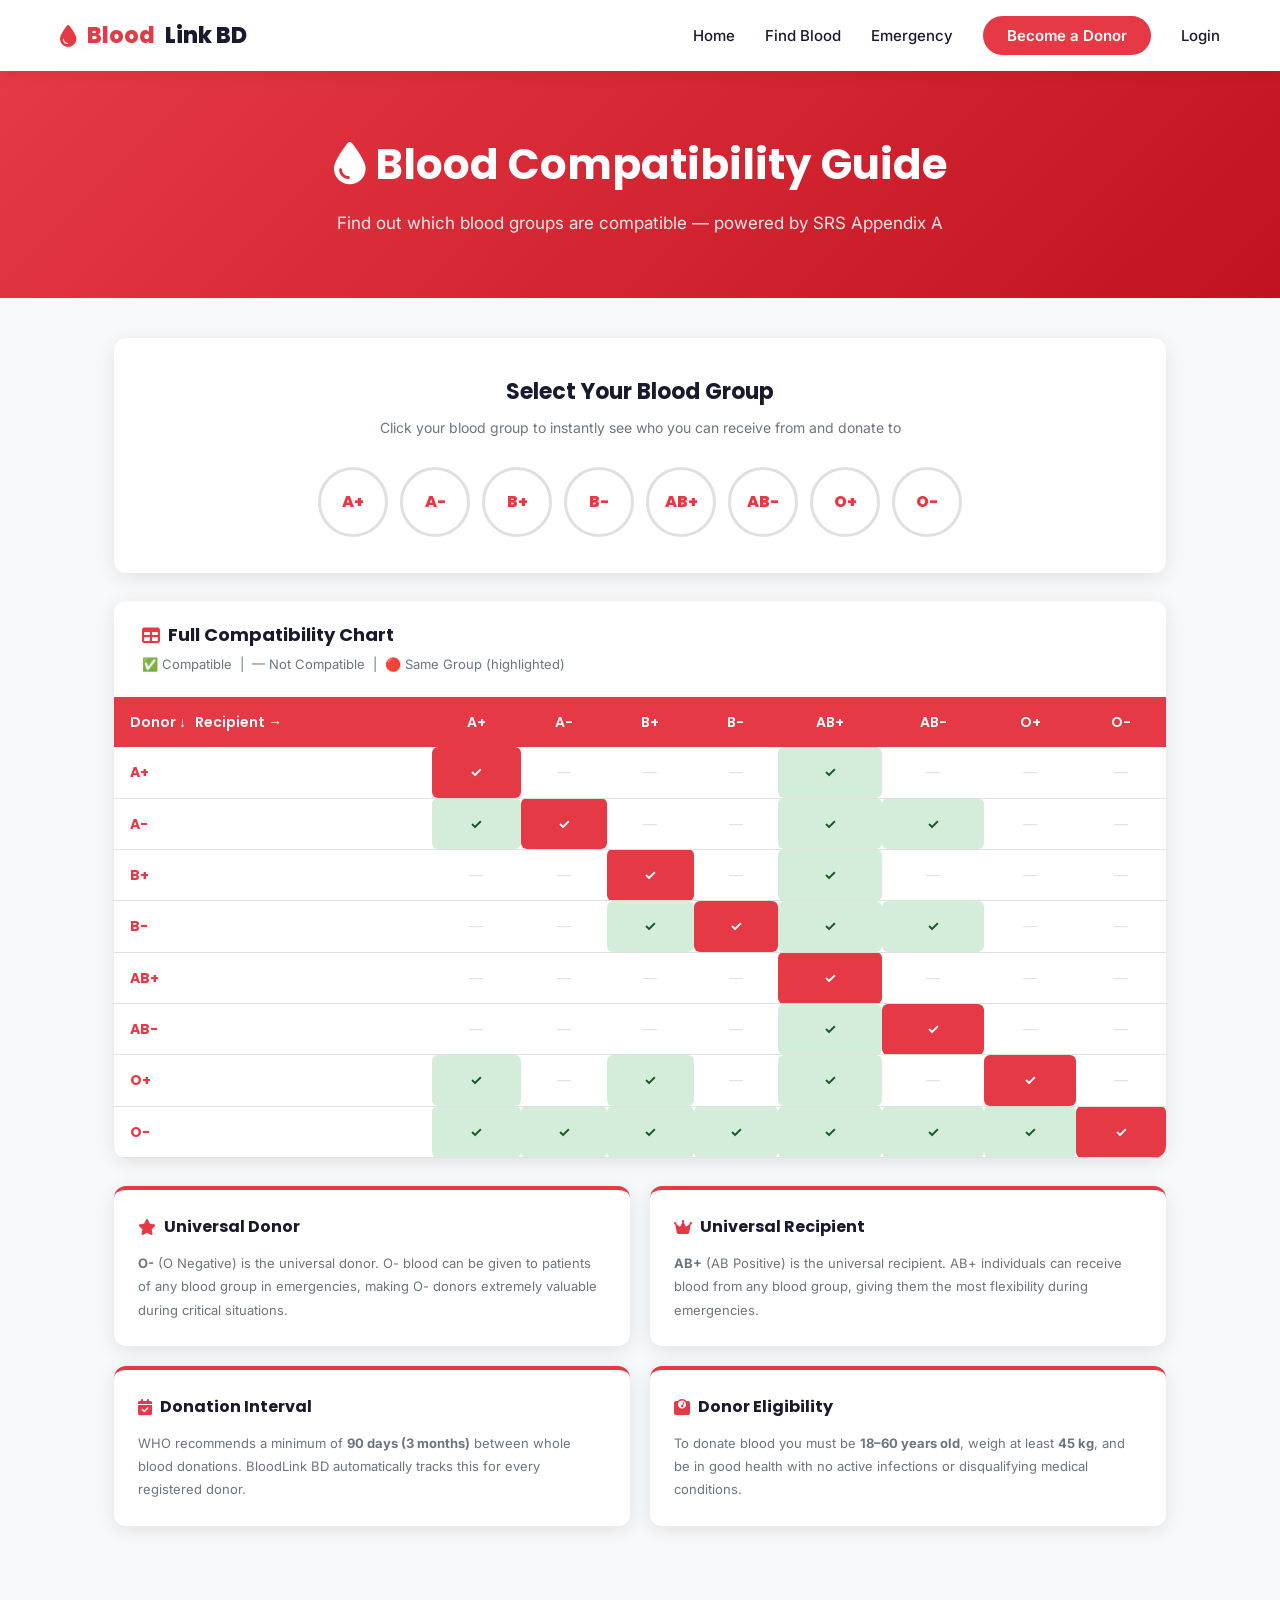
<file: blood-compatibility.html>
<!DOCTYPE html>
<html lang="en">
<head>
  <meta charset="UTF-8"/>
  <meta name="viewport" content="width=device-width, initial-scale=1.0"/>
  <title>Blood Compatibility — BloodLink BD</title>
  <link rel="stylesheet" href="css/style.css"/>
  <link rel="stylesheet" href="https://cdnjs.cloudflare.com/ajax/libs/font-awesome/6.5.0/css/all.min.css"/>
  <style>
    body { background: var(--light-gray); }
    .main { max-width: 1100px; margin: 0 auto; padding: 40px 24px 80px; }

    /* ---- Selector ---- */
    .selector-card {
      background: white; border-radius: var(--radius);
      box-shadow: var(--shadow); padding: 36px;
      text-align: center; margin-bottom: 28px;
    }
    .selector-card h2 { font-size: 22px; margin-bottom: 8px; }
    .selector-card p  { color: var(--gray); font-size: 14px; margin-bottom: 28px; }

    .blood-pills {
      display: flex; gap: 12px; justify-content: center; flex-wrap: wrap;
    }
    .blood-pill {
      width: 70px; height: 70px; border-radius: 50%;
      border: 3px solid var(--border);
      display: flex; align-items: center; justify-content: center;
      font-family: 'Poppins', sans-serif; font-weight: 800;
      font-size: 16px; color: var(--red); cursor: pointer;
      transition: all 0.25s; background: white;
    }
    .blood-pill:hover {
      border-color: var(--red); background: #fff5f5;
      transform: translateY(-4px);
    }
    .blood-pill.selected {
      background: var(--red); color: white;
      border-color: var(--red);
      box-shadow: 0 6px 20px rgba(230,57,70,0.4);
      transform: translateY(-4px) scale(1.1);
    }

    /* ---- Result Card ---- */
    .result-card {
      background: white; border-radius: var(--radius);
      box-shadow: var(--shadow); padding: 36px;
      display: none; margin-bottom: 28px;
    }
    .result-card.show { display: block; }

    .result-header {
      display: flex; align-items: center; gap: 20px;
      margin-bottom: 32px; padding-bottom: 24px;
      border-bottom: 2px solid var(--light-gray);
    }
    .selected-blood-circle {
      width: 90px; height: 90px; border-radius: 50%;
      background: linear-gradient(135deg, var(--red), #c1121f);
      display: flex; align-items: center; justify-content: center;
      color: white; font-size: 28px; font-weight: 800;
      font-family: 'Poppins', sans-serif;
      box-shadow: 0 8px 24px rgba(230,57,70,0.4);
      flex-shrink: 0;
    }
    .result-header h2 { font-size: 24px; margin-bottom: 6px; }
    .result-header p  { color: var(--gray); font-size: 14px; }

    /* ---- Compatibility Grid ---- */
    .compat-grid {
      display: grid; grid-template-columns: 1fr 1fr; gap: 24px;
    }

    .compat-section h3 {
      font-size: 15px; font-weight: 700; margin-bottom: 14px;
      display: flex; align-items: center; gap: 8px;
    }
    .compat-section h3 i { color: var(--red); }

    .compat-badges {
      display: flex; gap: 10px; flex-wrap: wrap;
    }

    .compat-badge {
      padding: 10px 18px; border-radius: 50px;
      font-family: 'Poppins', sans-serif;
      font-weight: 700; font-size: 15px;
    }
    .badge-can-receive { background: #d4edda; color: #155724; }
    .badge-can-donate  { background: #cce5ff; color: #004085; }
    .badge-exact       {
      background: var(--red); color: white;
      box-shadow: 0 4px 12px rgba(230,57,70,0.3);
    }

    /* ---- Full Chart ---- */
    .chart-card {
      background: white; border-radius: var(--radius);
      box-shadow: var(--shadow); overflow: hidden;
    }
    .chart-card-header {
      padding: 20px 28px; border-bottom: 2px solid var(--light-gray);
    }
    .chart-card-header h2 {
      font-size: 18px; display: flex; align-items: center; gap: 8px;
    }
    .chart-card-header h2 i { color: var(--red); }
    .chart-card-header p { font-size: 13px; color: var(--gray); margin-top: 4px; }

    .compat-table { width: 100%; border-collapse: collapse; }
    .compat-table th {
      background: var(--red); color: white;
      padding: 14px 16px; text-align: center;
      font-size: 14px; font-family: 'Poppins', sans-serif;
    }
    .compat-table th:first-child { text-align: left; }
    .compat-table tbody tr { border-bottom: 1px solid var(--border); }
    .compat-table tbody tr:hover { background: #fff5f5; }
    .compat-table tbody td {
      padding: 14px 16px; text-align: center; font-size: 14px;
    }
    .compat-table tbody td:first-child {
      text-align: left; font-weight: 700;
      font-family: 'Poppins', sans-serif; color: var(--red);
    }

    .cell-yes {
      background: #d4edda; color: #155724;
      border-radius: 6px; font-weight: 700; font-size: 16px;
    }
    .cell-no  {
      color: #dee2e6; font-size: 18px;
    }
    .cell-self {
      background: var(--red); color: white;
      border-radius: 6px; font-weight: 700; font-size: 16px;
    }

    /* ---- Info Cards ---- */
    .info-grid {
      display: grid; grid-template-columns: 1fr 1fr;
      gap: 20px; margin-top: 28px;
    }
    .info-box {
      background: white; border-radius: var(--radius);
      box-shadow: var(--shadow); padding: 24px;
      border-top: 4px solid var(--red);
    }
    .info-box h3 {
      font-size: 16px; margin-bottom: 12px;
      display: flex; align-items: center; gap: 8px;
    }
    .info-box h3 i { color: var(--red); }
    .info-box p { font-size: 13px; color: var(--gray); line-height: 1.8; }

    @media (max-width: 768px) {
      .compat-grid { grid-template-columns: 1fr; }
      .info-grid   { grid-template-columns: 1fr; }
      .blood-pill  { width: 56px; height: 56px; font-size: 13px; }
    }
  </style>
</head>
<body>

  <!-- Navbar -->
  <nav class="navbar">
    <a href="index.html" class="logo" style="text-decoration:none;">
      <i class="fas fa-tint"></i>Blood<span>Link BD</span>
    </a>
    <ul class="nav-links">
      <li><a href="index.html">Home</a></li>
      <li><a href="search.html">Find Blood</a></li>
      <li><a href="emergency-request.html">Emergency</a></li>
      <li><a href="register-donor.html" class="btn-nav">Become a Donor</a></li>
      <li><a href="login.html">Login</a></li>
    </ul>
  </nav>

  <div class="page-header">
    <h1><i class="fas fa-tint"></i> Blood Compatibility Guide</h1>
    <p>Find out which blood groups are compatible — powered by SRS Appendix A</p>
  </div>

  <div class="main">

    <!-- Selector -->
    <div class="selector-card">
      <h2>Select Your Blood Group</h2>
      <p>Click your blood group to instantly see who you can receive from and donate to</p>
      <div class="blood-pills">
        <div class="blood-pill" onclick="selectBlood('A+',  this)">A+</div>
        <div class="blood-pill" onclick="selectBlood('A-',  this)">A-</div>
        <div class="blood-pill" onclick="selectBlood('B+',  this)">B+</div>
        <div class="blood-pill" onclick="selectBlood('B-',  this)">B-</div>
        <div class="blood-pill" onclick="selectBlood('AB+', this)">AB+</div>
        <div class="blood-pill" onclick="selectBlood('AB-', this)">AB-</div>
        <div class="blood-pill" onclick="selectBlood('O+',  this)">O+</div>
        <div class="blood-pill" onclick="selectBlood('O-',  this)">O-</div>
      </div>
    </div>

    <!-- Result Card -->
    <div class="result-card" id="resultCard">
      <div class="result-header">
        <div class="selected-blood-circle" id="resultBloodCircle">A+</div>
        <div>
          <h2 id="resultTitle">Blood Group A+</h2>
          <p id="resultDesc">Here is your full compatibility information</p>
        </div>
      </div>
      <div class="compat-grid">
        <div class="compat-section">
          <h3><i class="fas fa-arrow-down"></i> Can Receive Blood From</h3>
          <div class="compat-badges" id="receiveFrom"></div>
        </div>
        <div class="compat-section">
          <h3><i class="fas fa-arrow-up"></i> Can Donate Blood To</h3>
          <div class="compat-badges" id="donateTo"></div>
        </div>
      </div>
      <div style="margin-top:24px; text-align:center;">
        <a href="search.html" class="btn btn-primary" id="searchBtn">
          <i class="fas fa-search"></i> Find A+ Donors Now
        </a>
      </div>
    </div>

    <!-- Full Compatibility Chart -->
    <div class="chart-card">
      <div class="chart-card-header">
        <h2><i class="fas fa-table"></i> Full Compatibility Chart</h2>
        <p>✅ Compatible &nbsp;|&nbsp; — Not Compatible &nbsp;|&nbsp;
           🔴 Same Group (highlighted)</p>
      </div>
      <div style="overflow-x:auto;">
        <table class="compat-table" id="compatTable">
          <thead>
            <tr>
              <th>Donor ↓ &nbsp; Recipient →</th>
              <th>A+</th><th>A-</th><th>B+</th><th>B-</th>
              <th>AB+</th><th>AB-</th><th>O+</th><th>O-</th>
            </tr>
          </thead>
          <tbody id="chartBody"></tbody>
        </table>
      </div>
    </div>

    <!-- Info Cards -->
    <div class="info-grid">
      <div class="info-box">
        <h3><i class="fas fa-star"></i> Universal Donor</h3>
        <p>
          <strong>O-</strong> (O Negative) is the universal donor.
          O- blood can be given to patients of any blood group in emergencies,
          making O- donors extremely valuable during critical situations.
        </p>
      </div>
      <div class="info-box">
        <h3><i class="fas fa-crown"></i> Universal Recipient</h3>
        <p>
          <strong>AB+</strong> (AB Positive) is the universal recipient.
          AB+ individuals can receive blood from any blood group,
          giving them the most flexibility during emergencies.
        </p>
      </div>
      <div class="info-box">
        <h3><i class="fas fa-calendar-check"></i> Donation Interval</h3>
        <p>
          WHO recommends a minimum of <strong>90 days (3 months)</strong>
          between whole blood donations. BloodLink BD automatically
          tracks this for every registered donor.
        </p>
      </div>
      <div class="info-box">
        <h3><i class="fas fa-weight"></i> Donor Eligibility</h3>
        <p>
          To donate blood you must be <strong>18–60 years old</strong>,
          weigh at least <strong>45 kg</strong>, and be in good health
          with no active infections or disqualifying medical conditions.
        </p>
      </div>
    </div>

  </div>

  <script>
    // From SRS Appendix A
    const canReceiveFrom = {
      'A+' : ['A+','A-','O+','O-'],
      'A-' : ['A-','O-'],
      'B+' : ['B+','B-','O+','O-'],
      'B-' : ['B-','O-'],
      'AB+': ['A+','A-','B+','B-','AB+','AB-','O+','O-'],
      'AB-': ['A-','B-','AB-','O-'],
      'O+' : ['O+','O-'],
      'O-' : ['O-'],
    };

    const canDonateTo = {
      'A+' : ['A+','AB+'],
      'A-' : ['A+','A-','AB+','AB-'],
      'B+' : ['B+','AB+'],
      'B-' : ['B+','B-','AB+','AB-'],
      'AB+': ['AB+'],
      'AB-': ['AB+','AB-'],
      'O+' : ['A+','B+','O+','AB+'],
      'O-' : ['A+','A-','B+','B-','AB+','AB-','O+','O-'],
    };

    const allGroups = ['A+','A-','B+','B-','AB+','AB-','O+','O-'];

    function selectBlood(group, el) {
      document.querySelectorAll('.blood-pill')
              .forEach(p => p.classList.remove('selected'));
      el.classList.add('selected');

      // Update result card
      document.getElementById('resultBloodCircle').innerText = group;
      document.getElementById('resultTitle').innerText = `Blood Group ${group}`;

      const receive = canReceiveFrom[group];
      const donate  = canDonateTo[group];

      document.getElementById('receiveFrom').innerHTML =
        receive.map(g =>
          `<span class="compat-badge ${g === group ? 'badge-exact' : 'badge-can-receive'}">
             ${g}
           </span>`
        ).join('');

      document.getElementById('donateTo').innerHTML =
        donate.map(g =>
          `<span class="compat-badge ${g === group ? 'badge-exact' : 'badge-can-donate'}">
             ${g}
           </span>`
        ).join('');

      document.getElementById('searchBtn').innerHTML =
        `<i class="fas fa-search"></i> Find ${group} Donors Now`;
      document.getElementById('searchBtn').href =
        `search.html?blood=${encodeURIComponent(group)}`;

      document.getElementById('resultDesc').innerText =
        `${group} can receive from ${receive.length} group(s) and donate to ${donate.length} group(s)`;

      document.getElementById('resultCard').classList.add('show');
      document.getElementById('resultCard')
              .scrollIntoView({ behavior: 'smooth', block: 'start' });
    }

    // Build full chart
    function buildChart() {
      const tbody = document.getElementById('chartBody');
      tbody.innerHTML = allGroups.map(donor => {
        const cells = allGroups.map(recipient => {
          const canGive = canReceiveFrom[recipient].includes(donor);
          if (donor === recipient)
            return `<td class="cell-self">✓</td>`;
          return canGive
            ? `<td class="cell-yes">✓</td>`
            : `<td class="cell-no">—</td>`;
        }).join('');
        return `<tr><td>${donor}</td>${cells}</tr>`;
      }).join('');
    }

    window.addEventListener('load', buildChart);
  </script>

</body>
</html>
</file>
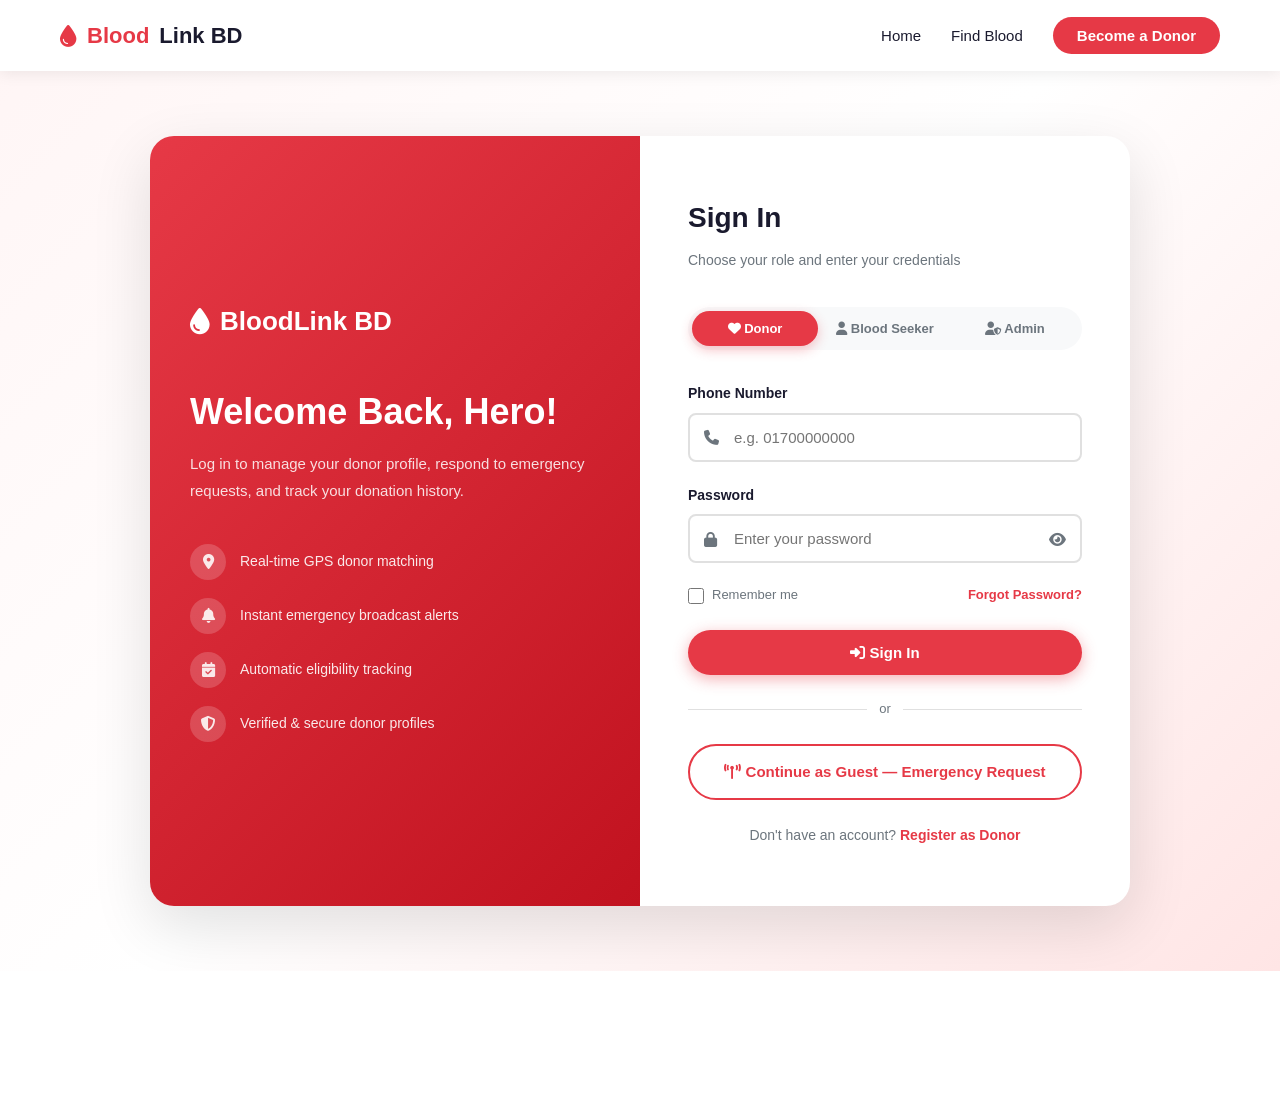
<file: donor-profile.html>
<!DOCTYPE html>
<html lang="en">
<head>
  <meta charset="UTF-8"/>
  <meta name="viewport" content="width=device-width, initial-scale=1.0"/>
  <title>Donor Profile — BloodLink BD</title>
  <link rel="stylesheet" href="css/style.css"/>
  <link rel="stylesheet" href="https://cdnjs.cloudflare.com/ajax/libs/font-awesome/6.5.0/css/all.min.css"/>
  <style>
    body { background: var(--light-gray); }

    .profile-layout {
      display: grid;
      grid-template-columns: 320px 1fr;
      gap: 28px;
      max-width: 1100px;
      margin: 0 auto;
      padding: 36px 24px 60px;
    }

    /* ---- Left: Profile Card ---- */
    .profile-card {
      background: white;
      border-radius: var(--radius);
      box-shadow: var(--shadow);
      overflow: hidden;
      height: fit-content;
      position: sticky;
      top: 90px;
    }

    .profile-card-top {
      background: linear-gradient(135deg, var(--red), #c1121f);
      padding: 36px 24px;
      text-align: center;
      color: white;
    }

    .profile-avatar {
      width: 90px; height: 90px;
      background: rgba(255,255,255,0.25);
      border-radius: 50%;
      display: flex; align-items: center; justify-content: center;
      font-size: 36px; font-weight: 800;
      font-family: 'Poppins', sans-serif;
      margin: 0 auto 16px;
      border: 3px solid rgba(255,255,255,0.5);
    }

    .profile-card-top h2 { font-size: 20px; margin-bottom: 4px; }
    .profile-card-top p  { font-size: 13px; opacity: 0.85; margin: 0; }

    .blood-badge-profile {
      display: inline-block;
      background: rgba(255,255,255,0.2);
      border: 2px solid rgba(255,255,255,0.5);
      color: white;
      padding: 6px 20px;
      border-radius: 50px;
      font-weight: 800;
      font-size: 18px;
      font-family: 'Poppins', sans-serif;
      margin-top: 12px;
    }

    .profile-card-body { padding: 24px; }

    .profile-info-row {
      display: flex;
      justify-content: space-between;
      align-items: center;
      padding: 12px 0;
      border-bottom: 1px solid var(--border);
      font-size: 14px;
    }

    .profile-info-row:last-child { border-bottom: none; }
    .profile-info-row span:first-child { color: var(--gray); }
    .profile-info-row span:last-child  { font-weight: 600; color: var(--black); }

    /* Availability Toggle */
    .availability-section {
      margin: 20px 24px;
      padding: 16px;
      background: var(--light-gray);
      border-radius: var(--radius-sm);
      display: flex;
      justify-content: space-between;
      align-items: center;
    }

    .availability-section h4 { font-size: 14px; margin-bottom: 4px; }
    .availability-section p  { font-size: 12px; color: var(--gray); margin: 0; }

    /* ---- Right: Content ---- */
    .profile-content { display: flex; flex-direction: column; gap: 24px; }

    .content-card {
      background: white;
      border-radius: var(--radius);
      box-shadow: var(--shadow);
      padding: 28px 32px;
    }

    .content-card-title {
      font-size: 17px;
      font-weight: 700;
      color: var(--black);
      margin-bottom: 20px;
      display: flex;
      align-items: center;
      gap: 10px;
    }

    .content-card-title i { color: var(--red); }

    /* Stats Row */
    .stats-row {
      display: grid;
      grid-template-columns: repeat(3, 1fr);
      gap: 16px;
    }

    .mini-stat {
      background: var(--light-gray);
      border-radius: var(--radius-sm);
      padding: 20px;
      text-align: center;
      border-top: 3px solid var(--red);
    }

    .mini-stat h3 {
      font-size: 32px;
      color: var(--red);
      margin-bottom: 4px;
    }

    .mini-stat p {
      font-size: 12px;
      color: var(--gray);
      font-weight: 500;
    }

    /* Eligibility Bar */
    .eligibility-section { margin-top: 4px; }

    .elig-bar-wrap {
      background: var(--border);
      border-radius: 50px;
      height: 10px;
      margin: 10px 0 6px;
      overflow: hidden;
    }

    .elig-bar {
      height: 100%;
      border-radius: 50px;
      background: linear-gradient(to right, var(--red), #ff6b6b);
      transition: width 1s ease;
    }

    .elig-dates {
      display: flex;
      justify-content: space-between;
      font-size: 12px;
      color: var(--gray);
    }

    /* Donation History Table */
    .history-table { width: 100%; border-collapse: collapse; }
    .history-table thead th {
      background: var(--red); color: white;
      padding: 12px 16px; text-align: left;
      font-size: 13px; font-family: 'Poppins', sans-serif;
    }
    .history-table tbody tr { border-bottom: 1px solid var(--border); }
    .history-table tbody tr:hover { background: #fff5f5; }
    .history-table tbody td { padding: 12px 16px; font-size: 13px; }

    /* Edit Form */
    .edit-form { display: none; }
    .edit-form.show { display: block; }

    .input-icon-wrap { position: relative; }
    .input-icon-wrap i {
      position: absolute; left: 14px; top: 50%;
      transform: translateY(-50%);
      color: var(--gray); font-size: 13px; pointer-events: none;
    }
    .input-icon-wrap input,
    .input-icon-wrap select { padding-left: 40px !important; }

    /* Notification Item */
    .notif-item {
      display: flex; align-items: flex-start; gap: 14px;
      padding: 14px 0; border-bottom: 1px solid var(--border);
    }
    .notif-item:last-child { border-bottom: none; }
    .notif-icon {
      width: 40px; height: 40px; border-radius: 50%;
      display: flex; align-items: center; justify-content: center;
      font-size: 16px; flex-shrink: 0;
    }
    .notif-icon.red   { background: #fff0f0; color: var(--red); }
    .notif-icon.green { background: #d4edda; color: var(--success); }
    .notif-icon.blue  { background: #cce5ff; color: #004085; }
    .notif-item h4  { font-size: 14px; margin-bottom: 3px; }
    .notif-item p   { font-size: 12px; color: var(--gray); margin: 0; }

    /* Alert */
    .alert-box { display:none; padding:12px 16px; border-radius:var(--radius-sm);
                 margin-bottom:16px; font-size:13px; font-weight:500; }
    .alert-box.show { display:block; }

    @media (max-width: 900px) {
      .profile-layout { grid-template-columns: 1fr; }
      .profile-card { position: static; }
      .stats-row { grid-template-columns: repeat(3, 1fr); }
    }
    @media (max-width: 500px) {
      .stats-row { grid-template-columns: 1fr; }
      .content-card { padding: 20px 16px; }
    }
  </style>
</head>
<body>

  <!-- Navbar -->
  <nav class="navbar">
    <a href="index.html" class="logo" style="text-decoration:none;">
      <i class="fas fa-tint"></i>Blood<span>Link BD</span>
    </a>
    <ul class="nav-links">
      <li><a href="index.html">Home</a></li>
      <li><a href="search.html">Find Blood</a></li>
      <li><a href="#" onclick="logout()" style="color:var(--red);">
        <i class="fas fa-sign-out-alt"></i> Logout
      </a></li>
    </ul>
  </nav>

  <div class="page-header">
    <h1><i class="fas fa-user-circle"></i> Donor Profile</h1>
    <p>Manage your availability, view donation history, and track eligibility</p>
  </div>

  <div class="profile-layout">

    <!-- ===== LEFT: Profile Card ===== -->
    <div>
      <div class="profile-card">
        <div class="profile-card-top">
          <div class="profile-avatar" id="avatarInitials">MR</div>
          <h2 id="profileName">Mohammad Rahim</h2>
          <p id="profileLocation"><i class="fas fa-map-marker-alt"></i> Mirpur, Dhaka</p>
          <div class="blood-badge-profile" id="profileBlood">A+</div>
        </div>

        <!-- Availability Toggle -->
        <div class="availability-section">
          <div>
            <h4>Availability Status</h4>
            <p id="availText">You are currently Active</p>
          </div>
          <label class="toggle-switch">
            <input type="checkbox" id="availToggle" checked onchange="toggleAvailability()"/>
            <span class="toggle-slider"></span>
          </label>
        </div>

        <div class="profile-card-body">
          <div class="profile-info-row">
            <span><i class="fas fa-phone"></i> Phone</span>
            <span id="profilePhone">01711-111111</span>
          </div>
          <div class="profile-info-row">
            <span><i class="fas fa-venus-mars"></i> Gender</span>
            <span id="profileGender">Male</span>
          </div>
          <div class="profile-info-row">
            <span><i class="fas fa-weight"></i> Weight</span>
            <span id="profileWeight">65 kg</span>
          </div>
          <div class="profile-info-row">
            <span><i class="fas fa-shield-alt"></i> Status</span>
            <span class="status-badge status-active">Verified</span>
          </div>
          <div class="profile-info-row">
            <span><i class="fas fa-calendar"></i> Member Since</span>
            <span>Jan 2025</span>
          </div>
        </div>

        <div style="padding: 0 24px 24px;">
          <button class="btn btn-outline btn-block btn-sm"
                  onclick="toggleEditForm()">
            <i class="fas fa-edit"></i> Edit Profile
          </button>
        </div>
      </div>
    </div>

    <!-- ===== RIGHT: Content ===== -->
    <div class="profile-content">

      <!-- Donation Stats -->
      <div class="content-card">
        <div class="content-card-title">
          <i class="fas fa-chart-bar"></i> Donation Summary
        </div>
        <div class="stats-row">
          <div class="mini-stat">
            <h3 id="statDonations">0</h3>
            <p>Total Donations</p>
          </div>
          <div class="mini-stat">
            <h3 id="statLives">0</h3>
            <p>Lives Impacted</p>
          </div>
          <div class="mini-stat">
            <h3 id="statResponded">0</h3>
            <p>Requests Responded</p>
          </div>
        </div>
      </div>

      <!-- Eligibility Tracker -->
      <div class="content-card">
        <div class="content-card-title">
          <i class="fas fa-calendar-check"></i> Donation Eligibility
        </div>
        <div class="eligibility-section">
          <div style="display:flex; justify-content:space-between; font-size:14px; font-weight:600;">
            <span>Last Donation: <strong id="lastDonDate">Dec 1, 2025</strong></span>
            <span id="eligStatus" class="status-badge status-active">Eligible Now ✅</span>
          </div>
          <div class="elig-bar-wrap">
            <div class="elig-bar" id="eligBar" style="width:100%"></div>
          </div>
          <div class="elig-dates">
            <span id="lastDonLabel">Dec 1, 2025</span>
            <span style="color:var(--red); font-weight:600;">
              Next eligible: <span id="nextEligDate">Mar 1, 2026</span>
            </span>
          </div>
          <p style="font-size:12px; color:var(--gray); margin-top:8px;">
            <i class="fas fa-info-circle"></i>
            A minimum 90-day gap is required between donations (WHO standard).
          </p>
        </div>

        <!-- Log New Donation -->
        <div style="margin-top:20px; padding-top:20px; border-top:2px solid var(--light-gray);">
          <h4 style="font-size:14px; margin-bottom:12px;">
            <i class="fas fa-plus-circle" style="color:var(--red)"></i> Log a New Donation
          </h4>
          <div style="display:flex; gap:12px; align-items:flex-end; flex-wrap:wrap;">
            <div class="form-group" style="flex:1; margin:0;">
              <label style="font-size:13px;">Donation Date</label>
              <input type="date" id="newDonationDate" style="padding:10px 14px;
                     border:2px solid var(--border); border-radius:var(--radius-sm);
                     width:100%; font-size:14px; outline:none;"/>
            </div>
            <button class="btn btn-primary btn-sm" onclick="logDonation()"
                    style="padding:10px 20px; white-space:nowrap;">
              <i class="fas fa-save"></i> Save
            </button>
          </div>
          <div class="alert-box alert-success" id="donationAlert"></div>
        </div>
      </div>

      <!-- Donation History -->
      <div class="content-card">
        <div class="content-card-title">
          <i class="fas fa-history"></i> Donation History
        </div>
        <div style="overflow-x:auto;">
          <table class="history-table">
            <thead>
              <tr>
                <th>#</th>
                <th>Date</th>
                <th>Blood Group</th>
                <th>Location</th>
                <th>Status</th>
              </tr>
            </thead>
            <tbody id="historyBody">
              <tr>
                <td>8</td><td>Dec 1, 2025</td><td><span class="blood-badge">A+</span></td>
                <td>Dhaka Medical College</td>
                <td><span class="status-badge status-active">Completed</span></td>
              </tr>
              <tr>
                <td>7</td><td>Aug 15, 2025</td><td><span class="blood-badge">A+</span></td>
                <td>Square Hospital, Dhaka</td>
                <td><span class="status-badge status-active">Completed</span></td>
              </tr>
              <tr>
                <td>6</td><td>Apr 10, 2025</td><td><span class="blood-badge">A+</span></td>
                <td>Ibn Sina Hospital, Dhaka</td>
                <td><span class="status-badge status-active">Completed</span></td>
              </tr>
              <tr>
                <td>5</td><td>Dec 20, 2024</td><td><span class="blood-badge">A+</span></td>
                <td>BIRDEM Hospital, Dhaka</td>
                <td><span class="status-badge status-active">Completed</span></td>
              </tr>
            </tbody>
          </table>
        </div>
      </div>

      <!-- Recent Notifications -->
      <div class="content-card">
        <div class="content-card-title">
          <i class="fas fa-bell"></i> Recent Notifications
        </div>
        <div class="notif-item">
          <div class="notif-icon red"><i class="fas fa-broadcast-tower"></i></div>
          <div>
            <h4>Emergency Request Nearby</h4>
            <p>A+ blood needed at Dhaka Medical — 2.1 km away • 2 hours ago</p>
          </div>
        </div>
        <div class="notif-item">
          <div class="notif-icon green"><i class="fas fa-check-circle"></i></div>
          <div>
            <h4>You Are Now Eligible to Donate</h4>
            <p>90 days have passed since your last donation • Yesterday</p>
          </div>
        </div>
        <div class="notif-item">
          <div class="notif-icon blue"><i class="fas fa-shield-alt"></i></div>
          <div>
            <h4>Profile Verified</h4>
            <p>Your donor account has been verified by admin • Jan 10, 2025</p>
          </div>
        </div>
      </div>

      <!-- Edit Profile Form -->
      <div class="content-card edit-form" id="editForm">
        <div class="content-card-title">
          <i class="fas fa-edit"></i> Edit Profile
        </div>
        <div class="alert-box" id="editAlert"></div>
        <div class="form-row">
          <div class="form-group">
            <label>Full Name</label>
            <div class="input-icon-wrap">
              <i class="fas fa-user"></i>
              <input type="text" id="editName" value="Mohammad Rahim"/>
            </div>
          </div>
          <div class="form-group">
            <label>Phone</label>
            <div class="input-icon-wrap">
              <i class="fas fa-phone"></i>
              <input type="tel" id="editPhone" value="01711-111111"/>
            </div>
          </div>
        </div>
        <div class="form-row">
          <div class="form-group">
            <label>District</label>
            <div class="input-icon-wrap">
              <i class="fas fa-city"></i>
              <select id="editDistrict">
                <option selected>Dhaka</option>
                <option>Chittagong</option><option>Rajshahi</option>
                <option>Khulna</option><option>Sylhet</option>
              </select>
            </div>
          </div>
          <div class="form-group">
            <label>Area</label>
            <div class="input-icon-wrap">
              <i class="fas fa-map-marker-alt"></i>
              <input type="text" id="editArea" value="Mirpur"/>
            </div>
          </div>
        </div>
        <div style="display:flex; gap:12px;">
          <button class="btn btn-primary" onclick="saveProfile()">
            <i class="fas fa-save"></i> Save Changes
          </button>
          <button class="btn btn-outline" onclick="toggleEditForm()">
            Cancel
          </button>
        </div>
      </div>

    </div>
    <!-- End Right Content -->
  </div>

  <script>


    // Load real profile from database
function loadProfile() {
  const donorId = localStorage.getItem('donorId');

  if (!donorId) {
    window.location.href = 'login.html';
    return;
  }

  fetch(`api/profile.php?donor_id=${donorId}`)
  .then(r => r.json())
  .then(data => {
    if (!data.success) {
      window.location.href = 'login.html';
      return;
    }

    const d = data.data;

    // Update profile card
    const initials = d.full_name.split(' ')
                     .map(n => n[0]).join('').toUpperCase().slice(0,2);
    document.getElementById('avatarInitials').innerText  = initials;
    document.getElementById('profileName').innerText     = d.full_name;
    document.getElementById('profileLocation').innerHTML =
      `<i class="fas fa-map-marker-alt"></i> ${d.area}, ${d.district}`;
    document.getElementById('profileBlood').innerText    = d.blood_group;
    document.getElementById('profilePhone').innerText    = d.phone;
    document.getElementById('profileGender').innerText   =
      d.gender.charAt(0).toUpperCase() + d.gender.slice(1);
    document.getElementById('profileWeight').innerText   = d.weight + ' kg';

    // Availability toggle
    document.getElementById('availToggle').checked = d.is_active == 1;
    document.getElementById('availText').innerText =
      d.is_active == 1 ? 'You are currently Active' : 'You are currently Inactive';

    // Member since
    const since = new Date(d.created_at).toLocaleDateString('en-BD',
      { month:'short', year:'numeric' });

    // Donation stats
    document.getElementById('statDonations').innerText  = d.total_donations;
    document.getElementById('statLives').innerText      = d.total_donations * 3;
    document.getElementById('statResponded').innerText  = d.total_donations;

    // Eligibility
    if (d.last_donation) {
      const lastDate = new Date(d.last_donation);
      const nextDate = new Date(d.next_eligible);
      const today    = new Date();
      const isElig   = today >= nextDate;

      document.getElementById('lastDonDate').innerText  =
        lastDate.toLocaleDateString('en-BD',
          {day:'numeric', month:'short', year:'numeric'});
      document.getElementById('lastDonLabel').innerText =
        lastDate.toLocaleDateString('en-BD',
          {day:'numeric', month:'short', year:'numeric'});
      document.getElementById('nextEligDate').innerText =
        nextDate.toLocaleDateString('en-BD',
          {day:'numeric', month:'short', year:'numeric'});

      const statusEl = document.getElementById('eligStatus');
      statusEl.className = 'status-badge ' +
        (isElig ? 'status-active' : 'status-inactive');
      statusEl.innerText = isElig ? 'Eligible Now ✅' : 'Not Yet Eligible ⏳';
    }

    // Pre-fill edit form
    document.getElementById('editName').value     = d.full_name;
    document.getElementById('editPhone').value    = d.phone;
    document.getElementById('editDistrict').value = d.district;
    document.getElementById('editArea').value     = d.area;

  })
  .catch(() => {
    window.location.href = 'login.html';
  });
}
    // Toggle availability
    function toggleAvailability() {
      const isActive = document.getElementById('availToggle').checked;
      document.getElementById('availText').innerText =
        isActive ? 'You are currently Active' : 'You are currently Inactive';
    }

    // Toggle edit form
    function toggleEditForm() {
      document.getElementById('editForm').classList.toggle('show');
      document.getElementById('editForm').scrollIntoView({ behavior:'smooth' });
    }

    // Save profile (demo)
    function saveProfile() {
      const name = document.getElementById('editName').value.trim();
      if (!name) return;
      document.getElementById('profileName').innerText = name;
      document.getElementById('avatarInitials').innerText =
        name.split(' ').map(n => n[0]).join('').toUpperCase().slice(0,2);
      const alert = document.getElementById('editAlert');
      alert.className = 'alert-box alert-success show';
      alert.innerHTML = '<i class="fas fa-check-circle"></i> Profile updated successfully!';
      setTimeout(() => {
        alert.classList.remove('show');
        document.getElementById('editForm').classList.remove('show');
      }, 2000);
    }

    // Log new donation
    function logDonation() {
      const date = document.getElementById('newDonationDate').value;
      if (!date) return;
      const formatted = new Date(date).toLocaleDateString('en-BD',
        { day:'numeric', month:'short', year:'numeric' });
      // Update last donation display
      document.getElementById('lastDonDate').innerText = formatted;
      document.getElementById('lastDonLabel').innerText = formatted;
      // Calculate next eligible
      const next = new Date(date);
      next.setDate(next.getDate() + 90);
      const nextStr = next.toLocaleDateString('en-BD',
        { day:'numeric', month:'short', year:'numeric' });
      document.getElementById('nextEligDate').innerText = nextStr;
      // Update eligibility status
      const today = new Date();
      const isElig = today >= next;
      const statusEl = document.getElementById('eligStatus');
      statusEl.className = 'status-badge ' + (isElig ? 'status-active' : 'status-inactive');
      statusEl.innerText = isElig ? 'Eligible Now ✅' : 'Not Yet Eligible ⏳';
      // Add to history table
      const tbody = document.getElementById('historyBody');
      const rows  = tbody.querySelectorAll('tr').length;
      const newRow = `<tr>
        <td>${rows + 1}</td>
        <td>${formatted}</td>
        <td><span class="blood-badge">A+</span></td>
        <td>Logged manually</td>
        <td><span class="status-badge status-active">Completed</span></td>
      </tr>`;
      tbody.insertAdjacentHTML('afterbegin', newRow);
      // Show success
      const alert = document.getElementById('donationAlert');
      alert.className = 'alert-box alert-success show';
      alert.innerHTML = '<i class="fas fa-check-circle"></i> Donation logged successfully!';
      document.getElementById('newDonationDate').value = '';
      setTimeout(() => alert.classList.remove('show'), 3000);
    }

    function logout() {
      localStorage.clear();
      window.location.href = 'login.html';
    }

    // Set max date for donation log
    window.addEventListener('load', () => {
  document.getElementById('newDonationDate').max =
    new Date().toISOString().split('T')[0];
  loadProfile();
});
  </script>

</body>
</html>
</file>
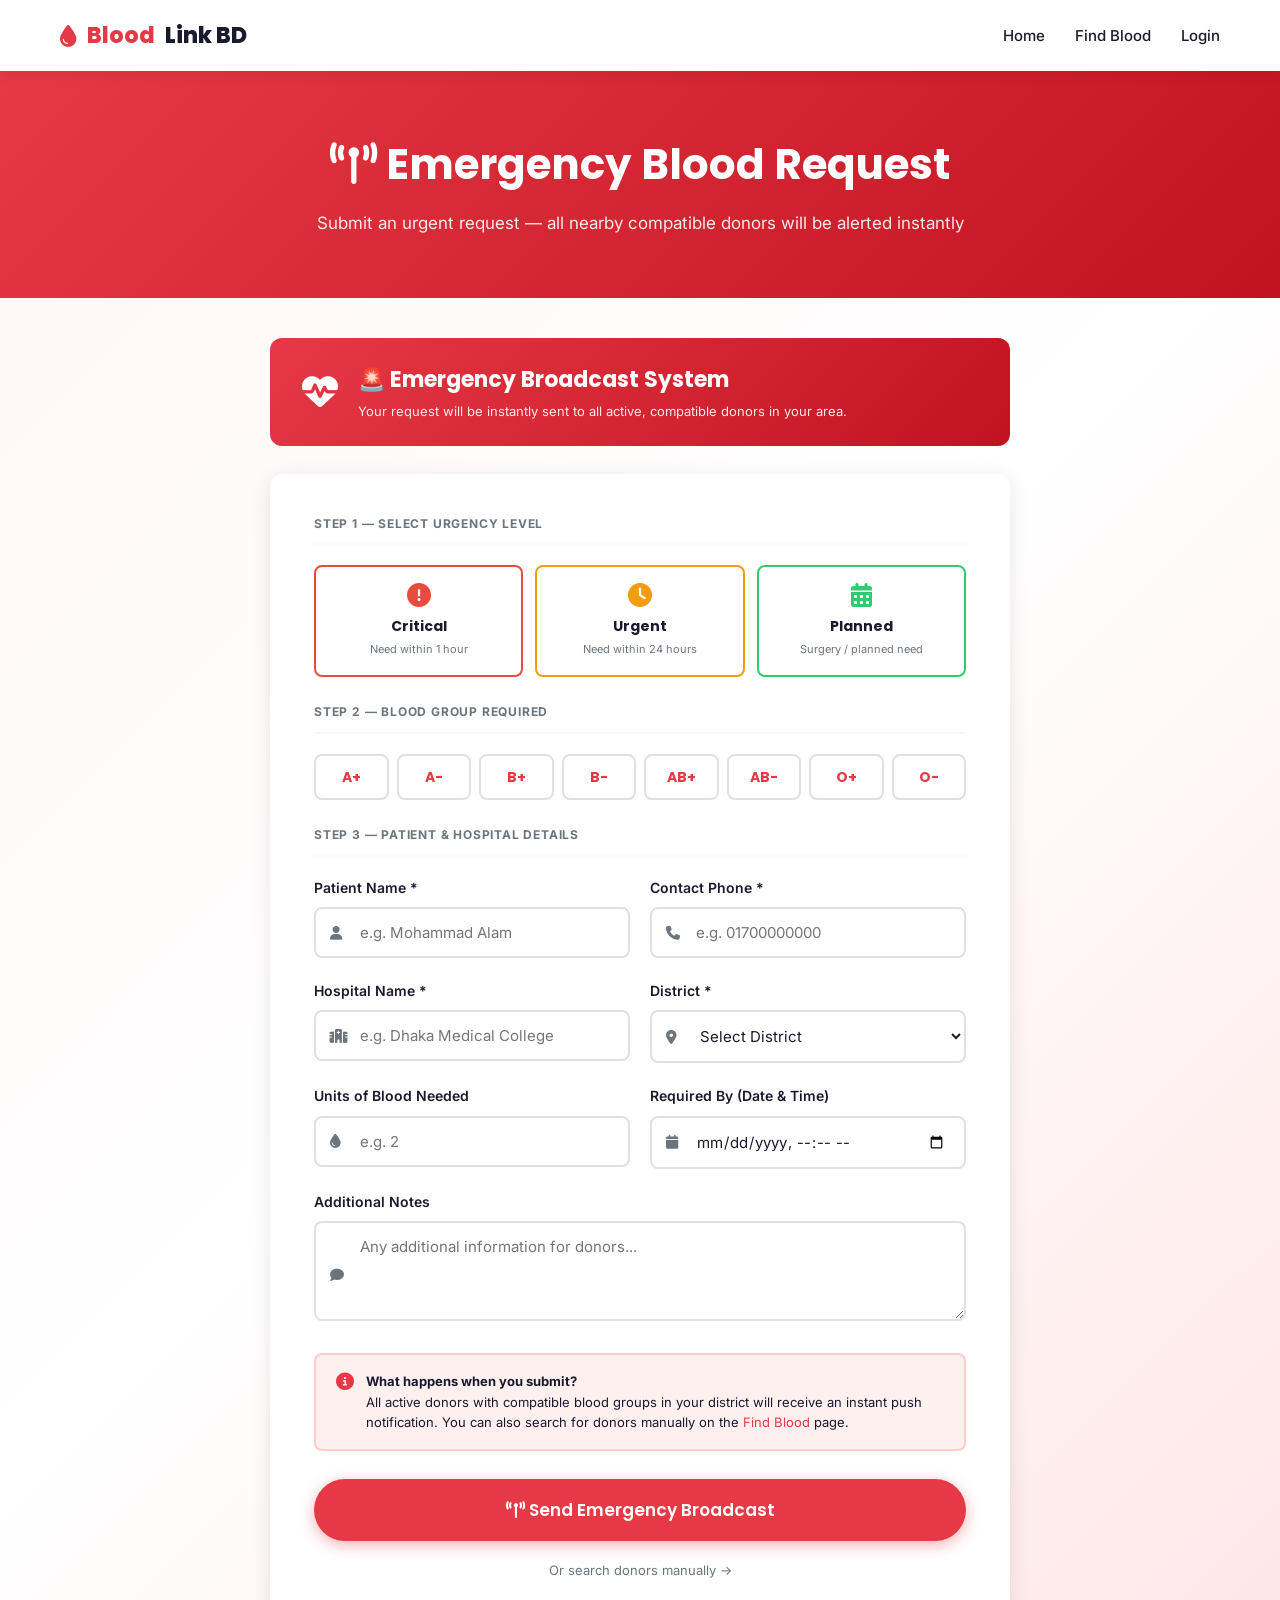
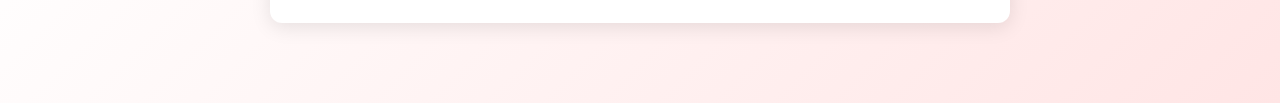
<file: emergency-request.html>
<!DOCTYPE html>
<html lang="en">
<head>
  <meta charset="UTF-8"/>
  <meta name="viewport" content="width=device-width, initial-scale=1.0"/>
  <title>Emergency Request — BloodLink BD</title>
  <link rel="stylesheet" href="css/style.css"/>
  <link rel="stylesheet" href="https://cdnjs.cloudflare.com/ajax/libs/font-awesome/6.5.0/css/all.min.css"/>
  <style>
    body { background: linear-gradient(135deg, #fff5f5, #ffffff, #ffe5e5); min-height: 100vh; }

    .emergency-wrap {
      max-width: 780px;
      margin: 0 auto;
      padding: 40px 20px 80px;
    }

    /* Urgency Banner */
    .urgency-banner {
      background: linear-gradient(135deg, var(--red), #c1121f);
      color: white;
      border-radius: var(--radius);
      padding: 24px 32px;
      display: flex;
      align-items: center;
      gap: 20px;
      margin-bottom: 28px;
      animation: pulse-border 2s infinite;
    }

    @keyframes pulse-border {
      0%, 100% { box-shadow: 0 0 0 0 rgba(230,57,70,0.4); }
      50%       { box-shadow: 0 0 0 12px rgba(230,57,70,0); }
    }

    .urgency-banner i { font-size: 36px; flex-shrink: 0; }
    .urgency-banner h2 { font-size: 22px; margin-bottom: 4px; }
    .urgency-banner p  { font-size: 13px; opacity: 0.9; margin: 0; }

    /* Form Card */
    .form-card {
      background: white;
      border-radius: var(--radius);
      box-shadow: var(--shadow);
      padding: 40px 44px;
    }

    .section-label {
      font-size: 12px;
      font-weight: 700;
      text-transform: uppercase;
      letter-spacing: 0.8px;
      color: var(--gray);
      margin-bottom: 20px;
      padding-bottom: 10px;
      border-bottom: 2px solid var(--light-gray);
    }

    /* Urgency Level Selector */
    .urgency-options {
      display: grid;
      grid-template-columns: repeat(3, 1fr);
      gap: 12px;
      margin-top: 8px;
    }

    .urgency-option {
      border: 2px solid var(--border);
      border-radius: var(--radius-sm);
      padding: 16px 12px;
      text-align: center;
      cursor: pointer;
      transition: all 0.25s;
    }

    .urgency-option i    { font-size: 24px; margin-bottom: 8px; display: block; }
    .urgency-option h4   { font-size: 14px; font-weight: 700; margin-bottom: 4px; }
    .urgency-option p    { font-size: 11px; color: var(--gray); margin: 0; }

    .urgency-option.critical { border-color: #e74c3c; }
    .urgency-option.critical i { color: #e74c3c; }
    .urgency-option.critical.selected { background: #e74c3c; color: white; }
    .urgency-option.critical.selected i,
    .urgency-option.critical.selected p { color: rgba(255,255,255,0.9); }

    .urgency-option.urgent { border-color: var(--warning); }
    .urgency-option.urgent i { color: var(--warning); }
    .urgency-option.urgent.selected { background: var(--warning); color: white; }
    .urgency-option.urgent.selected i,
    .urgency-option.urgent.selected p { color: rgba(255,255,255,0.9); }

    .urgency-option.normal { border-color: var(--success); }
    .urgency-option.normal i { color: var(--success); }
    .urgency-option.normal.selected { background: var(--success); color: white; }
    .urgency-option.normal.selected i,
    .urgency-option.normal.selected p { color: rgba(255,255,255,0.9); }

    /* Blood Group Pills */
    .blood-pills {
      display: grid;
      grid-template-columns: repeat(8, 1fr);
      gap: 8px;
      margin-top: 8px;
    }

    .blood-pill {
      border: 2px solid var(--border);
      border-radius: var(--radius-sm);
      padding: 10px 4px;
      text-align: center;
      cursor: pointer;
      font-family: 'Poppins', sans-serif;
      font-weight: 700;
      font-size: 14px;
      color: var(--red);
      transition: all 0.25s;
    }

    .blood-pill:hover   { border-color: var(--red); background: #fff5f5; }
    .blood-pill.selected { background: var(--red); color: white; border-color: var(--red); }

    /* Input icon wrap */
    .input-icon-wrap { position: relative; }
    .input-icon-wrap i {
      position: absolute; left: 16px;
      top: 50%; transform: translateY(-50%);
      color: var(--gray); font-size: 14px;
      pointer-events: none;
    }
    .input-icon-wrap input,
    .input-icon-wrap select,
    .input-icon-wrap textarea { padding-left: 44px !important; }
    .input-icon-wrap textarea { padding-top: 14px !important; }

    /* Alert */
    .alert-box { display: none; padding: 12px 16px; border-radius: var(--radius-sm);
                 margin-bottom: 20px; font-size: 13px; font-weight: 500; }
    .alert-box.show { display: block; }

    /* Success Screen */
    .success-screen { display: none; text-align: center; padding: 60px 20px; }
    .success-screen.show { display: block; }
    .success-icon {
      width: 100px; height: 100px; background: #f8d7da;
      border-radius: 50%; display: flex; align-items: center;
      justify-content: center; margin: 0 auto 24px;
      font-size: 44px; color: var(--red);
      animation: popIn 0.5s ease;
    }
    @keyframes popIn {
      0%  { transform: scale(0); opacity: 0; }
      70% { transform: scale(1.1); }
      100%{ transform: scale(1); opacity: 1; }
    }

    /* Broadcast Info Box */
    .broadcast-info {
      background: #fff0f0;
      border: 2px solid #ffcccc;
      border-radius: var(--radius-sm);
      padding: 16px 20px;
      margin-top: 24px;
      font-size: 13px;
      color: var(--black);
      display: flex;
      gap: 12px;
      align-items: flex-start;
    }
    .broadcast-info i { color: var(--red); font-size: 18px; flex-shrink: 0; margin-top: 2px; }

    @media (max-width: 600px) {
      .form-card { padding: 24px 20px; }
      .urgency-options { grid-template-columns: 1fr; }
      .blood-pills { grid-template-columns: repeat(4, 1fr); }
    }
  </style>
</head>
<body>

  <!-- Navbar -->
  <nav class="navbar">
    <a href="index.html" class="logo" style="text-decoration:none;">
      <i class="fas fa-tint"></i>Blood<span>Link BD</span>
    </a>
    <ul class="nav-links">
      <li><a href="index.html">Home</a></li>
      <li><a href="search.html">Find Blood</a></li>
      <li><a href="login.html">Login</a></li>
    </ul>
  </nav>

  <div class="page-header">
    <h1><i class="fas fa-broadcast-tower"></i> Emergency Blood Request</h1>
    <p>Submit an urgent request — all nearby compatible donors will be alerted instantly</p>
  </div>

  <div class="emergency-wrap">

    <!-- Urgency Banner -->
    <div class="urgency-banner">
      <i class="fas fa-heartbeat"></i>
      <div>
        <h2>🚨 Emergency Broadcast System</h2>
        <p>Your request will be instantly sent to all active, compatible donors in your area.</p>
      </div>
    </div>

    <!-- Alert -->
    <div class="alert-box alert-danger" id="alertBox"></div>

    <!-- Form Card -->
    <div class="form-card" id="formCard">

      <!-- Section 1: Urgency Level -->
      <div class="section-label">Step 1 — Select Urgency Level</div>
      <div class="urgency-options">
        <div class="urgency-option critical" onclick="selectUrgency('critical', this)">
          <i class="fas fa-exclamation-circle"></i>
          <h4>Critical</h4>
          <p>Need within 1 hour</p>
        </div>
        <div class="urgency-option urgent" onclick="selectUrgency('urgent', this)">
          <i class="fas fa-clock"></i>
          <h4>Urgent</h4>
          <p>Need within 24 hours</p>
        </div>
        <div class="urgency-option normal" onclick="selectUrgency('normal', this)">
          <i class="fas fa-calendar-alt"></i>
          <h4>Planned</h4>
          <p>Surgery / planned need</p>
        </div>
      </div>
      <input type="hidden" id="urgencyLevel"/>

      <br/>

      <!-- Section 2: Blood Group -->
      <div class="section-label">Step 2 — Blood Group Required</div>
      <div class="blood-pills">
        <div class="blood-pill" onclick="selectBlood('A+', this)">A+</div>
        <div class="blood-pill" onclick="selectBlood('A-', this)">A-</div>
        <div class="blood-pill" onclick="selectBlood('B+', this)">B+</div>
        <div class="blood-pill" onclick="selectBlood('B-', this)">B-</div>
        <div class="blood-pill" onclick="selectBlood('AB+', this)">AB+</div>
        <div class="blood-pill" onclick="selectBlood('AB-', this)">AB-</div>
        <div class="blood-pill" onclick="selectBlood('O+', this)">O+</div>
        <div class="blood-pill" onclick="selectBlood('O-', this)">O-</div>
      </div>
      <input type="hidden" id="bloodGroup"/>

      <br/>

      <!-- Section 3: Patient & Hospital Info -->
      <div class="section-label">Step 3 — Patient & Hospital Details</div>

      <div class="form-row">
        <div class="form-group">
          <label>Patient Name *</label>
          <div class="input-icon-wrap">
            <i class="fas fa-user"></i>
            <input type="text" id="patientName" placeholder="e.g. Mohammad Alam"/>
          </div>
        </div>
        <div class="form-group">
          <label>Contact Phone *</label>
          <div class="input-icon-wrap">
            <i class="fas fa-phone"></i>
            <input type="tel" id="contactPhone" placeholder="e.g. 01700000000"/>
          </div>
        </div>
      </div>

      <div class="form-row">
        <div class="form-group">
          <label>Hospital Name *</label>
          <div class="input-icon-wrap">
            <i class="fas fa-hospital"></i>
            <input type="text" id="hospitalName" placeholder="e.g. Dhaka Medical College"/>
          </div>
        </div>
        <div class="form-group">
          <label>District *</label>
          <div class="input-icon-wrap">
            <i class="fas fa-map-marker-alt"></i>
            <select id="district">
              <option value="">Select District</option>
              <option>Dhaka</option><option>Chittagong</option>
              <option>Rajshahi</option><option>Khulna</option>
              <option>Sylhet</option><option>Barishal</option>
              <option>Mymensingh</option><option>Rangpur</option>
              <option>Narayanganj</option><option>Gazipur</option>
              <option>Comilla</option><option>Bogra</option>
            </select>
          </div>
        </div>
      </div>

      <div class="form-row">
        <div class="form-group">
          <label>Units of Blood Needed</label>
          <div class="input-icon-wrap">
            <i class="fas fa-tint"></i>
            <input type="number" id="units" placeholder="e.g. 2" min="1" max="10"/>
          </div>
        </div>
        <div class="form-group">
          <label>Required By (Date & Time)</label>
          <div class="input-icon-wrap">
            <i class="fas fa-calendar"></i>
            <input type="datetime-local" id="requiredBy"/>
          </div>
        </div>
      </div>

      <div class="form-group">
        <label>Additional Notes</label>
        <div class="input-icon-wrap">
          <i class="fas fa-comment"></i>
          <textarea id="notes" rows="3"
            placeholder="Any additional information for donors..."></textarea>
        </div>
      </div>

      <!-- Broadcast Info -->
      <div class="broadcast-info">
        <i class="fas fa-info-circle"></i>
        <div>
          <strong>What happens when you submit?</strong><br/>
          All active donors with compatible blood groups in your district will receive an
          instant push notification. You can also search for donors manually on the
          <a href="search.html" style="color:var(--red);">Find Blood</a> page.
        </div>
      </div>

      <div style="margin-top:28px;">
        <button class="btn btn-primary btn-block" onclick="submitRequest()" id="submitBtn"
          style="font-size:17px; padding:18px;">
          <i class="fas fa-broadcast-tower"></i> Send Emergency Broadcast
        </button>
      </div>

      <div style="text-align:center; margin-top:16px;">
        <a href="search.html" style="color:var(--gray); font-size:13px;">
          Or search donors manually →
        </a>
      </div>

    </div>
    <!-- End Form Card -->

    <!-- Success Screen -->
    <div class="form-card success-screen" id="successScreen">
      <div class="success-icon"><i class="fas fa-broadcast-tower"></i></div>
      <h2 style="font-size:28px; margin-bottom:12px;">Broadcast Sent!</h2>
      <p style="color:var(--gray); font-size:15px; line-height:1.8; margin-bottom:32px;">
        Your emergency request has been broadcast to all compatible donors in
        <strong id="successDistrict"></strong>.<br/>
        Donors will contact you at <strong id="successPhone"></strong> shortly.
      </p>
      <div style="display:flex; gap:16px; justify-content:center; flex-wrap:wrap;">
        <a href="search.html" class="btn btn-primary">
          <i class="fas fa-search"></i> Also Search Donors
        </a>
        <a href="index.html" class="btn btn-outline">
          <i class="fas fa-home"></i> Back to Home
        </a>
      </div>
    </div>

  </div>

  <script>
    let selectedUrgency = '';
    let selectedBlood   = '';

    function selectUrgency(level, el) {
      document.querySelectorAll('.urgency-option').forEach(o => o.classList.remove('selected'));
      el.classList.add('selected');
      selectedUrgency = level;
      document.getElementById('urgencyLevel').value = level;
    }

    function selectBlood(group, el) {
      document.querySelectorAll('.blood-pill').forEach(p => p.classList.remove('selected'));
      el.classList.add('selected');
      selectedBlood = group;
      document.getElementById('bloodGroup').value = group;
    }

    function showAlert(msg) {
      const box = document.getElementById('alertBox');
      box.className = 'alert-box alert-danger show';
      box.innerHTML = `<i class="fas fa-exclamation-circle"></i> ${msg}`;
      window.scrollTo({ top: 0, behavior: 'smooth' });
      return false;
    }

function submitRequest() {
      if (!selectedUrgency)  return showAlert('Please select an urgency level.');
      if (!selectedBlood)    return showAlert('Please select the required blood group.');
      const patient  = document.getElementById('patientName').value.trim();
      const phone    = document.getElementById('contactPhone').value.trim();
      const hospital = document.getElementById('hospitalName').value.trim();
      const district = document.getElementById('district').value;
      if (!patient)  return showAlert('Please enter the patient name.');
      if (phone.length < 11) return showAlert('Please enter a valid contact phone number.');
      if (!hospital) return showAlert('Please enter the hospital name.');
      if (!district) return showAlert('Please select your district.');

      const btn = document.getElementById('submitBtn');
      btn.innerHTML = '<i class="fas fa-spinner fa-spin"></i> Broadcasting...';
      btn.disabled  = true;

      const formData = new URLSearchParams({
        patient_name : patient,
        contact_phone: phone,
        blood_group  : selectedBlood,
        hospital     : hospital,
        district     : district,
        urgency      : selectedUrgency,
        units_needed : document.getElementById('units').value || 1,
        required_by  : document.getElementById('requiredBy').value,
        notes        : document.getElementById('notes').value.trim(),
      });

      fetch('api/emergency.php', {
        method: 'POST',
        body  : formData
      })
      .then(r => r.json())
      .then(data => {
        btn.innerHTML = '<i class="fas fa-broadcast-tower"></i> Send Emergency Broadcast';
        btn.disabled  = false;
        if (data.success) {
          document.getElementById('formCard').style.display = 'none';
          document.getElementById('successDistrict').innerText = district;
          document.getElementById('successPhone').innerText    = phone;
          document.getElementById('successScreen').classList.add('show');
          window.scrollTo({ top: 0, behavior: 'smooth' });
        } else {
          showAlert(data.message);
        }
      })
      .catch(() => {
        btn.innerHTML = '<i class="fas fa-broadcast-tower"></i> Send Emergency Broadcast';
        btn.disabled  = false;
        showAlert('Server error. Make sure XAMPP is running.');
      });
    }

    // Pre-fill district from URL if coming from search page
    window.addEventListener('load', () => {
      const params = new URLSearchParams(window.location.search);
      if (params.get('blood')) {
        const b = params.get('blood');
        document.querySelectorAll('.blood-pill').forEach(p => {
          if (p.innerText === b) { p.classList.add('selected'); selectedBlood = b; }
        });
      }
      // Set min datetime to now
      const now = new Date();
      now.setMinutes(now.getMinutes() - now.getTimezoneOffset());
      document.getElementById('requiredBy').min = now.toISOString().slice(0,16);
    });
  </script>

</body>
</html>
</file>
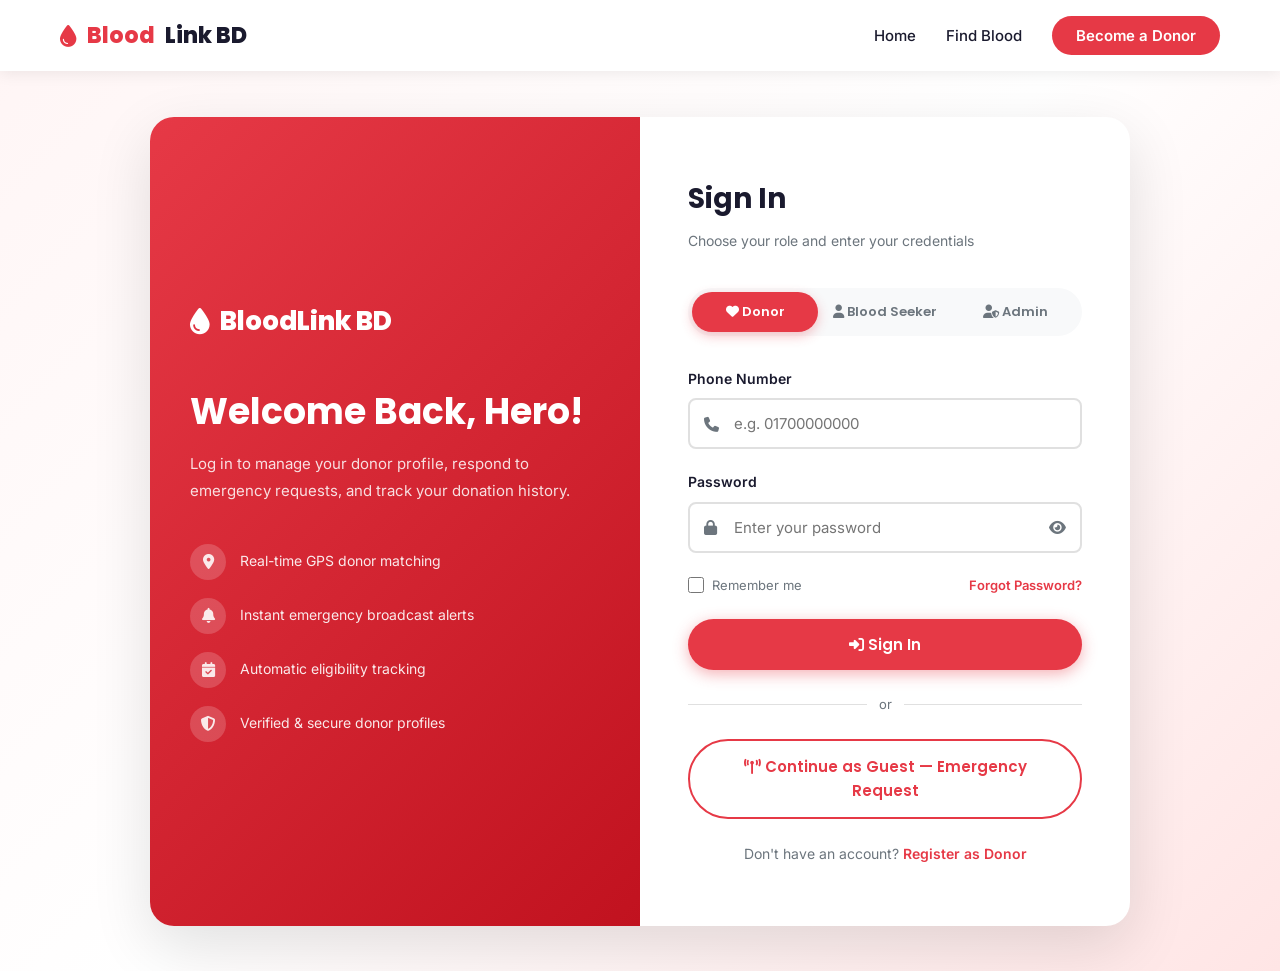
<file: login.html>
<!DOCTYPE html>
<html lang="en">
<head>
  <meta charset="UTF-8"/>
  <meta name="viewport" content="width=device-width, initial-scale=1.0"/>
  <title>Login — BloodLink BD</title>
  <link rel="stylesheet" href="css/style.css"/>
  <link rel="stylesheet" href="https://cdnjs.cloudflare.com/ajax/libs/font-awesome/6.5.0/css/all.min.css"/>
  <style>
    body {
      background: linear-gradient(135deg, #fff5f5 0%, #ffffff 50%, #ffe5e5 100%);
      min-height: 100vh;
    }

    .login-wrapper {
      min-height: 100vh;
      display: flex;
      align-items: center;
      justify-content: center;
      padding: 40px 20px;
    }

    .login-container {
      display: grid;
      grid-template-columns: 1fr 1fr;
      max-width: 980px;
      width: 100%;
      background: white;
      border-radius: 24px;
      box-shadow: 0 20px 60px rgba(0,0,0,0.12);
      overflow: hidden;
    }

    /* ---- Left Panel ---- */
    .login-left {
      background: linear-gradient(135deg, var(--red) 0%, #c1121f 100%);
      padding: 60px 40px;
      display: flex;
      flex-direction: column;
      justify-content: center;
      color: white;
    }

    .login-left .logo {
      font-size: 26px;
      font-weight: 800;
      font-family: 'Poppins', sans-serif;
      margin-bottom: 48px;
      display: flex;
      align-items: center;
      gap: 10px;
    }

    .login-left h2 {
      font-size: 36px;
      margin-bottom: 16px;
      line-height: 1.2;
    }

    .login-left p {
      font-size: 15px;
      opacity: 0.85;
      line-height: 1.8;
      margin-bottom: 40px;
    }

    .login-features {
      display: flex;
      flex-direction: column;
      gap: 18px;
    }

    .login-feature-item {
      display: flex;
      align-items: center;
      gap: 14px;
      font-size: 14px;
      opacity: 0.9;
    }

    .login-feature-item i {
      width: 36px;
      height: 36px;
      background: rgba(255,255,255,0.2);
      border-radius: 50%;
      display: flex;
      align-items: center;
      justify-content: center;
      font-size: 15px;
      flex-shrink: 0;
    }

    /* ---- Right Panel ---- */
    .login-right {
      padding: 60px 48px;
      display: flex;
      flex-direction: column;
      justify-content: center;
    }

    .login-right h3 {
      font-size: 28px;
      margin-bottom: 8px;
      color: var(--black);
    }

    .login-right .subtitle {
      font-size: 14px;
      color: var(--gray);
      margin-bottom: 36px;
    }

    /* ---- Role Tabs ---- */
    .role-tabs {
      display: flex;
      background: var(--light-gray);
      border-radius: 50px;
      padding: 4px;
      margin-bottom: 32px;
      gap: 4px;
    }

    .role-tab {
      flex: 1;
      padding: 10px;
      border: none;
      background: transparent;
      border-radius: 50px;
      font-family: 'Poppins', sans-serif;
      font-size: 13px;
      font-weight: 600;
      cursor: pointer;
      color: var(--gray);
      transition: all 0.3s;
    }

    .role-tab.active {
      background: var(--red);
      color: white;
      box-shadow: 0 4px 12px rgba(230,57,70,0.3);
    }

    /* ---- Input with Icon ---- */
    .input-icon-wrap {
      position: relative;
    }

    .input-icon-wrap i {
      position: absolute;
      left: 16px;
      top: 50%;
      transform: translateY(-50%);
      color: var(--gray);
      font-size: 15px;
    }

    .input-icon-wrap input {
      padding-left: 44px !important;
    }

    .input-icon-wrap .toggle-pass {
      position: absolute;
      right: 16px;
      top: 50%;
      transform: translateY(-50%);
      cursor: pointer;
      color: var(--gray);
      font-size: 15px;
      left: auto;
    }

    /* ---- Forgot / Remember ---- */
    .form-meta {
      display: flex;
      justify-content: space-between;
      align-items: center;
      margin-bottom: 24px;
      font-size: 13px;
    }

    .remember-me {
      display: flex;
      align-items: center;
      gap: 8px;
      color: var(--gray);
      cursor: pointer;
    }

    .remember-me input[type="checkbox"] {
      width: 16px;
      height: 16px;
      accent-color: var(--red);
      cursor: pointer;
    }

    .forgot-link {
      color: var(--red);
      font-weight: 600;
      transition: opacity 0.2s;
    }

    .forgot-link:hover {
      opacity: 0.75;
    }

    /* ---- Divider ---- */
    .divider {
      display: flex;
      align-items: center;
      gap: 12px;
      margin: 24px 0;
      color: var(--gray);
      font-size: 13px;
    }

    .divider::before,
    .divider::after {
      content: '';
      flex: 1;
      height: 1px;
      background: var(--border);
    }

    /* ---- Register Link ---- */
    .register-link {
      text-align: center;
      margin-top: 24px;
      font-size: 14px;
      color: var(--gray);
    }

    .register-link a {
      color: var(--red);
      font-weight: 600;
    }

    /* ---- Alert Box ---- */
    .alert-box {
      display: none;
      padding: 12px 16px;
      border-radius: var(--radius-sm);
      margin-bottom: 20px;
      font-size: 13px;
      font-weight: 500;
    }

    .alert-box.show {
      display: block;
    }

    /* ---- Admin Badge ---- */
    .admin-badge {
      display: inline-flex;
      align-items: center;
      gap: 6px;
      background: #fff3cd;
      color: #856404;
      border: 1px solid #ffc107;
      padding: 6px 14px;
      border-radius: 50px;
      font-size: 12px;
      font-weight: 600;
      margin-bottom: 20px;
    }

    /* ---- Responsive ---- */
    @media (max-width: 768px) {
      .login-container {
        grid-template-columns: 1fr;
      }
      .login-left {
        display: none;
      }
      .login-right {
        padding: 40px 28px;
      }
    }
  </style>
</head>
<body>

  <!-- Navbar -->
  <nav class="navbar">
    <a href="index.html" class="logo" style="text-decoration:none;">
      <i class="fas fa-tint"></i>
      Blood<span>Link BD</span>
    </a>
    <ul class="nav-links">
      <li><a href="index.html">Home</a></li>
      <li><a href="search.html">Find Blood</a></li>
      <li><a href="register-donor.html" class="btn-nav">Become a Donor</a></li>
    </ul>
  </nav>

  <!-- Login Wrapper -->
  <div class="login-wrapper">
    <div class="login-container">

      <!-- Left Panel -->
      <div class="login-left">
        <div class="logo">
          <i class="fas fa-tint"></i> BloodLink BD
        </div>
        <h2>Welcome Back, Hero!</h2>
        <p>
          Log in to manage your donor profile, respond to emergency
          requests, and track your donation history.
        </p>
        <div class="login-features">
          <div class="login-feature-item">
            <i class="fas fa-map-marker-alt"></i>
            <span>Real-time GPS donor matching</span>
          </div>
          <div class="login-feature-item">
            <i class="fas fa-bell"></i>
            <span>Instant emergency broadcast alerts</span>
          </div>
          <div class="login-feature-item">
            <i class="fas fa-calendar-check"></i>
            <span>Automatic eligibility tracking</span>
          </div>
          <div class="login-feature-item">
            <i class="fas fa-shield-alt"></i>
            <span>Verified & secure donor profiles</span>
          </div>
        </div>
      </div>

      <!-- Right Panel -->
      <div class="login-right">
        <h3>Sign In</h3>
        <p class="subtitle">Choose your role and enter your credentials</p>

        <!-- Role Tabs -->
        <div class="role-tabs">
          <button class="role-tab active" onclick="switchRole('donor', this)">
            <i class="fas fa-heart"></i> Donor
          </button>
          <button class="role-tab" onclick="switchRole('seeker', this)">
            <i class="fas fa-user"></i> Blood Seeker
          </button>
          <button class="role-tab" onclick="switchRole('admin', this)">
            <i class="fas fa-user-shield"></i> Admin
          </button>
        </div>

        <!-- Admin Warning Badge -->
        <div class="admin-badge" id="adminBadge" style="display:none;">
          <i class="fas fa-lock"></i> Admin Access — Restricted
        </div>

        <!-- Alert Box -->
        <div class="alert-box alert-danger" id="alertBox"></div>

        <!-- Login Form -->
        <form id="loginForm" onsubmit="handleLogin(event)">

          <div class="form-group">
            <label>Phone Number</label>
            <div class="input-icon-wrap">
              <i class="fas fa-phone"></i>
              <input
                type="tel"
                id="phone"
                placeholder="e.g. 01700000000"
                required
              />
            </div>
          </div>

          <div class="form-group">
            <label>Password</label>
            <div class="input-icon-wrap">
              <i class="fas fa-lock"></i>
              <input
                type="password"
                id="password"
                placeholder="Enter your password"
                required
              />
              <i class="fas fa-eye toggle-pass" onclick="togglePassword()"></i>
            </div>
          </div>

          <div class="form-meta">
            <label class="remember-me">
              <input type="checkbox" id="remember"/>
              Remember me
            </label>
            <a href="#" class="forgot-link">Forgot Password?</a>
          </div>

          <button type="submit" class="btn btn-primary btn-block" id="loginBtn">
            <i class="fas fa-sign-in-alt"></i> Sign In
          </button>

        </form>

        <div class="divider">or</div>

        <a href="emergency-request.html" class="btn btn-outline btn-block" style="text-align:center;">
          <i class="fas fa-broadcast-tower"></i> Continue as Guest — Emergency Request
        </a>

        <div class="register-link">
          Don't have an account?
          <a href="register-donor.html">Register as Donor</a>
        </div>

      </div>
    </div>
  </div>

  <script>
    // Current role tracker
    let currentRole = 'donor';

    // Switch role tabs
    function switchRole(role, btn) {
      currentRole = role;

      // Update tab UI
      document.querySelectorAll('.role-tab').forEach(t => t.classList.remove('active'));
      btn.classList.add('active');

      // Show/hide admin badge
      const adminBadge = document.getElementById('adminBadge');
      adminBadge.style.display = role === 'admin' ? 'inline-flex' : 'none';

      // Clear alert
      hideAlert();
    }

    // Toggle password visibility
    function togglePassword() {
      const input = document.getElementById('password');
      const icon  = document.querySelector('.toggle-pass');
      if (input.type === 'password') {
        input.type = 'text';
        icon.classList.replace('fa-eye', 'fa-eye-slash');
      } else {
        input.type = 'password';
        icon.classList.replace('fa-eye-slash', 'fa-eye');
      }
    }

    // Show alert
    function showAlert(msg, type = 'danger') {
      const box = document.getElementById('alertBox');
      box.className = `alert-box alert-${type} show`;
      box.innerHTML = `<i class="fas fa-exclamation-circle"></i> ${msg}`;
    }

    // Hide alert
    function hideAlert() {
      const box = document.getElementById('alertBox');
      box.classList.remove('show');
    }

    // Handle login form submit
    function handleLogin(e) {
      e.preventDefault();
      const phone    = document.getElementById('phone').value.trim();
      const password = document.getElementById('password').value.trim();
      const btn      = document.getElementById('loginBtn');

      // Basic validation
      if (!phone || !password) {
        showAlert('Please fill in all fields.');
        return;
      }

      if (phone.length < 11) {
        showAlert('Please enter a valid phone number.');
        return;
      }

// Real PHP API call
fetch('api/login.php', {
    method: 'POST',
    body: new URLSearchParams({ phone, password, role: currentRole })
})
.then(r => r.json())
.then(data => {
    btn.innerHTML = '<i class="fas fa-sign-in-alt"></i> Sign In';
    btn.disabled  = false;
    if (data.success) {
        localStorage.setItem('userRole', data.data.role);
        localStorage.setItem('userName', data.data.name);
        localStorage.setItem('donorId',  data.data.donor_id || '');
        showAlert('Login successful! Redirecting...', 'success');
        setTimeout(() => window.location.href = data.data.redirect, 1200);
    } else {
        showAlert(data.message);
    }
})
.catch(() => {
    btn.innerHTML = '<i class="fas fa-sign-in-alt"></i> Sign In';
    btn.disabled  = false;
    showAlert('Server error. Make sure XAMPP is running.');
});
    }

    // Keyboard enter support
    document.addEventListener('keydown', (e) => {
      if (e.key === 'Enter') {
        document.getElementById('loginForm').requestSubmit();
      }
    });
  </script>

</body>
</html>
</file>
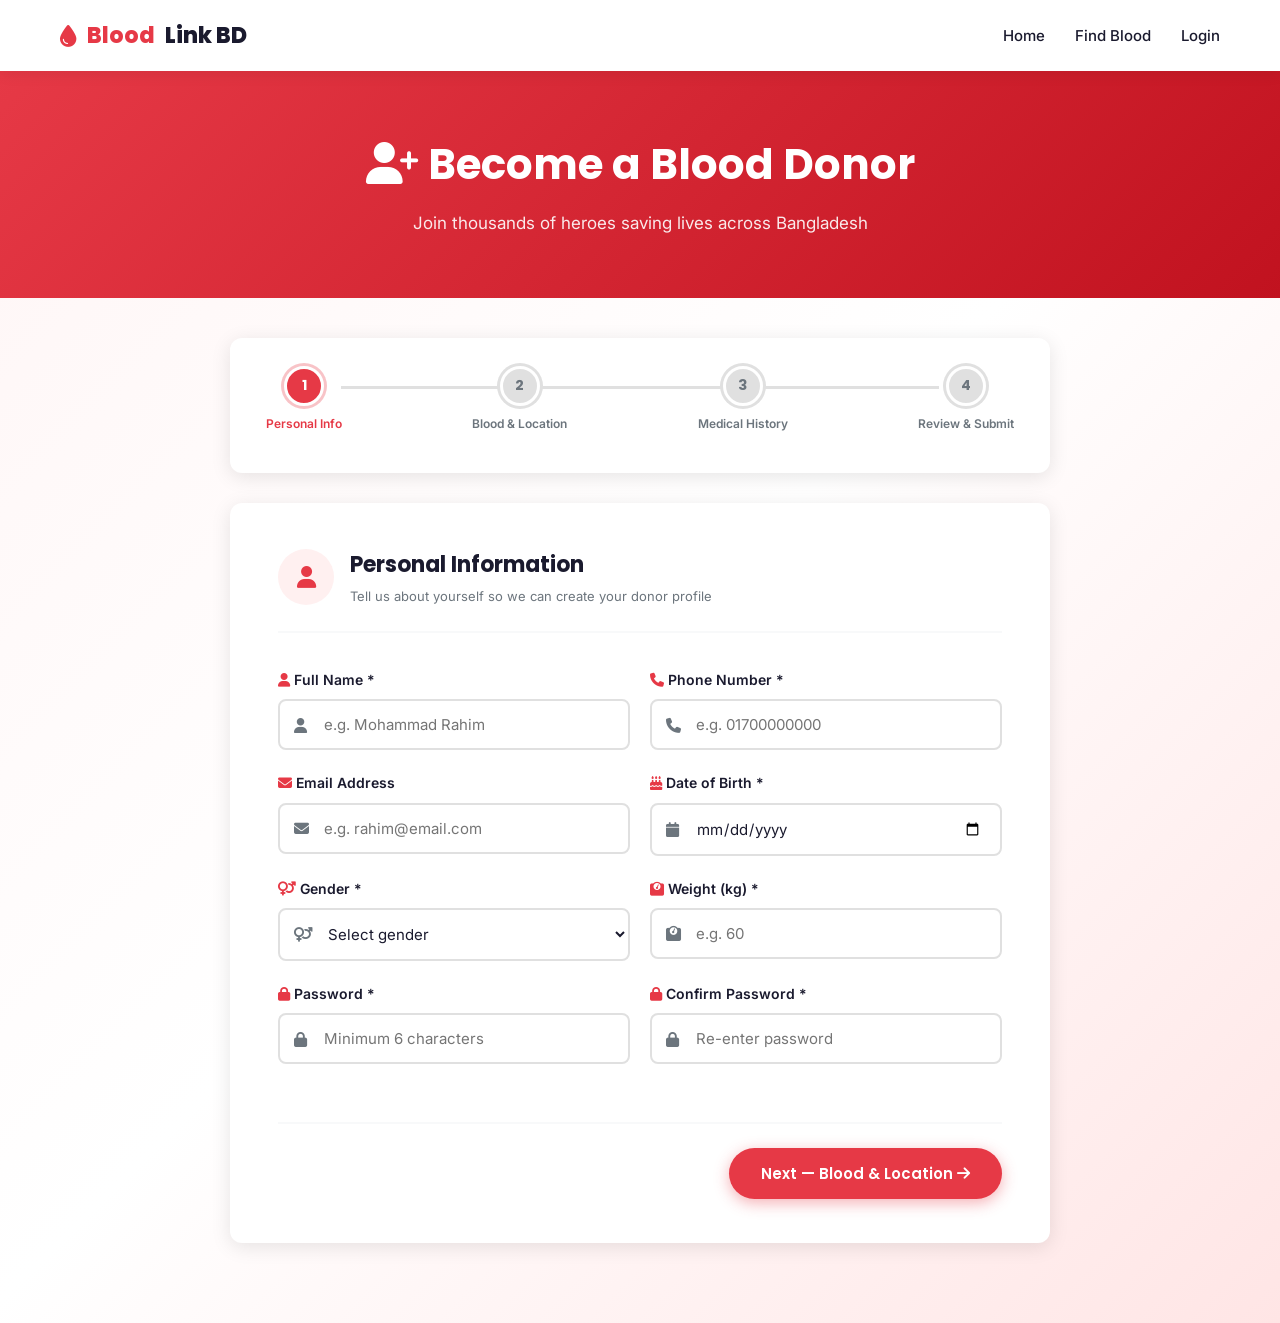
<file: register-donor.html>
<!DOCTYPE html>
<html lang="en">
<head>
  <meta charset="UTF-8"/>
  <meta name="viewport" content="width=device-width, initial-scale=1.0"/>
  <title>Register as Donor — BloodLink BD</title>
  <link rel="stylesheet" href="css/style.css"/>
  <link rel="stylesheet" href="https://cdnjs.cloudflare.com/ajax/libs/font-awesome/6.5.0/css/all.min.css"/>
  <style>
    body {
      background: linear-gradient(135deg, #fff5f5 0%, #ffffff 50%, #ffe5e5 100%);
      min-height: 100vh;
    }

    .register-wrapper {
      max-width: 860px;
      margin: 0 auto;
      padding: 40px 20px 80px;
    }

    /* ---- Progress Bar ---- */
    .progress-wrap {
      background: white;
      border-radius: var(--radius);
      box-shadow: var(--shadow);
      padding: 28px 36px;
      margin-bottom: 30px;
    }

    .progress-steps {
      display: flex;
      justify-content: space-between;
      position: relative;
      margin-bottom: 12px;
    }

    .progress-steps::before {
      content: '';
      position: absolute;
      top: 20px;
      left: 10%;
      right: 10%;
      height: 3px;
      background: var(--border);
      z-index: 0;
    }

    .progress-fill {
      position: absolute;
      top: 20px;
      left: 10%;
      height: 3px;
      background: var(--red);
      z-index: 1;
      transition: width 0.4s ease;
      width: 0%;
    }

    .step-dot {
      display: flex;
      flex-direction: column;
      align-items: center;
      gap: 8px;
      z-index: 2;
      cursor: default;
    }

    .step-dot .dot {
      width: 40px;
      height: 40px;
      border-radius: 50%;
      background: var(--border);
      display: flex;
      align-items: center;
      justify-content: center;
      font-weight: 700;
      font-size: 14px;
      color: var(--gray);
      font-family: 'Poppins', sans-serif;
      transition: all 0.3s;
      border: 3px solid white;
      box-shadow: 0 0 0 3px var(--border);
    }

    .step-dot.active .dot {
      background: var(--red);
      color: white;
      box-shadow: 0 0 0 3px rgba(230,57,70,0.3);
    }

    .step-dot.done .dot {
      background: var(--success);
      color: white;
      box-shadow: 0 0 0 3px rgba(46,204,113,0.3);
    }

    .step-dot span {
      font-size: 12px;
      font-weight: 600;
      color: var(--gray);
      text-align: center;
    }

    .step-dot.active span {
      color: var(--red);
    }

    .step-dot.done span {
      color: var(--success);
    }

    /* ---- Form Card ---- */
    .form-card {
      background: white;
      border-radius: var(--radius);
      box-shadow: var(--shadow);
      padding: 44px 48px;
    }

    .form-card-header {
      display: flex;
      align-items: center;
      gap: 16px;
      margin-bottom: 36px;
      padding-bottom: 24px;
      border-bottom: 2px solid var(--light-gray);
    }

    .form-card-icon {
      width: 56px;
      height: 56px;
      background: #fff0f0;
      border-radius: 50%;
      display: flex;
      align-items: center;
      justify-content: center;
      font-size: 22px;
      color: var(--red);
      flex-shrink: 0;
    }

    .form-card-header h2 {
      font-size: 22px;
      color: var(--black);
      margin-bottom: 4px;
    }

    .form-card-header p {
      font-size: 13px;
      color: var(--gray);
    }

    /* ---- Step Panels ---- */
    .step-panel {
      display: none;
    }

    .step-panel.active {
      display: block;
    }

    /* ---- Blood Group Selector ---- */
    .blood-selector {
      display: grid;
      grid-template-columns: repeat(4, 1fr);
      gap: 12px;
      margin-top: 8px;
    }

    .blood-option {
      border: 2px solid var(--border);
      border-radius: var(--radius-sm);
      padding: 16px 10px;
      text-align: center;
      cursor: pointer;
      transition: all 0.3s;
    }

    .blood-option:hover {
      border-color: var(--red);
      background: #fff5f5;
    }

    .blood-option.selected {
      border-color: var(--red);
      background: var(--red);
      color: white;
    }

    .blood-option h4 {
      font-size: 20px;
      color: var(--red);
      margin-bottom: 2px;
    }

    .blood-option.selected h4 {
      color: white;
    }

    .blood-option p {
      font-size: 11px;
      color: var(--gray);
    }

    .blood-option.selected p {
      color: rgba(255,255,255,0.85);
    }

    /* ---- Input with Icon ---- */
    .input-icon-wrap {
      position: relative;
    }

    .input-icon-wrap i {
      position: absolute;
      left: 16px;
      top: 50%;
      transform: translateY(-50%);
      color: var(--gray);
      font-size: 15px;
      pointer-events: none;
    }

    .input-icon-wrap input,
    .input-icon-wrap select {
      padding-left: 44px !important;
    }

    /* ---- Eligibility Info Box ---- */
    .eligibility-box {
      background: #fff5f5;
      border: 2px solid #ffcccc;
      border-radius: var(--radius-sm);
      padding: 16px 20px;
      margin-top: 16px;
      display: none;
    }

    .eligibility-box.show {
      display: block;
    }

    .eligibility-box p {
      font-size: 13px;
      color: var(--black);
    }

    .eligibility-box .eligible {
      color: var(--success);
      font-weight: 700;
    }

    .eligibility-box .not-eligible {
      color: var(--danger);
      font-weight: 700;
    }

    /* ---- Medical Checklist ---- */
    .checklist {
      display: flex;
      flex-direction: column;
      gap: 14px;
    }

    .check-item {
      display: flex;
      align-items: flex-start;
      gap: 14px;
      padding: 16px;
      border: 2px solid var(--border);
      border-radius: var(--radius-sm);
      cursor: pointer;
      transition: all 0.3s;
    }

    .check-item:hover {
      border-color: var(--red);
      background: #fff5f5;
    }

    .check-item input[type="checkbox"] {
      width: 18px;
      height: 18px;
      accent-color: var(--red);
      margin-top: 2px;
      cursor: pointer;
      flex-shrink: 0;
    }

    .check-item label {
      font-size: 14px;
      color: var(--black);
      cursor: pointer;
      line-height: 1.5;
    }

    .check-item label span {
      display: block;
      font-size: 12px;
      color: var(--gray);
      margin-top: 2px;
    }

    /* ---- Review Box ---- */
    .review-grid {
      display: grid;
      grid-template-columns: 1fr 1fr;
      gap: 16px;
    }

    .review-item {
      background: var(--light-gray);
      border-radius: var(--radius-sm);
      padding: 16px 20px;
    }

    .review-item label {
      font-size: 12px;
      color: var(--gray);
      font-weight: 600;
      display: block;
      margin-bottom: 4px;
      text-transform: uppercase;
      letter-spacing: 0.5px;
    }

    .review-item p {
      font-size: 15px;
      font-weight: 600;
      color: var(--black);
    }

    .review-blood-badge {
      display: inline-block;
      background: var(--red);
      color: white;
      padding: 4px 16px;
      border-radius: 50px;
      font-weight: 700;
      font-size: 16px;
    }

    /* ---- Navigation Buttons ---- */
    .form-nav {
      display: flex;
      justify-content: space-between;
      align-items: center;
      margin-top: 36px;
      padding-top: 24px;
      border-top: 2px solid var(--light-gray);
    }

    /* ---- Success Screen ---- */
    .success-screen {
      display: none;
      text-align: center;
      padding: 60px 40px;
    }

    .success-screen.show {
      display: block;
    }

    .success-icon {
      width: 100px;
      height: 100px;
      background: #d4edda;
      border-radius: 50%;
      display: flex;
      align-items: center;
      justify-content: center;
      margin: 0 auto 24px;
      font-size: 44px;
      color: var(--success);
      animation: popIn 0.5s ease;
    }

    @keyframes popIn {
      0%   { transform: scale(0); opacity: 0; }
      70%  { transform: scale(1.1); }
      100% { transform: scale(1); opacity: 1; }
    }

    .success-screen h2 {
      font-size: 30px;
      margin-bottom: 12px;
      color: var(--black);
    }

    .success-screen p {
      font-size: 15px;
      color: var(--gray);
      margin-bottom: 32px;
      line-height: 1.8;
    }

    .success-actions {
      display: flex;
      gap: 16px;
      justify-content: center;
      flex-wrap: wrap;
    }

    /* ---- Alert ---- */
    .alert-box {
      display: none;
      padding: 12px 16px;
      border-radius: var(--radius-sm);
      margin-bottom: 20px;
      font-size: 13px;
      font-weight: 500;
    }
    .alert-box.show { display: block; }

    /* ---- Responsive ---- */
    @media (max-width: 768px) {
      .form-card { padding: 28px 20px; }
      .form-row  { grid-template-columns: 1fr; }
      .blood-selector { grid-template-columns: repeat(4, 1fr); }
      .review-grid { grid-template-columns: 1fr; }
      .progress-wrap { padding: 20px; }
    }

    @media (max-width: 480px) {
      .blood-selector { grid-template-columns: repeat(4, 1fr); }
      .step-dot span  { display: none; }
    }
  </style>
</head>
<body>

  <!-- Navbar -->
  <nav class="navbar">
    <a href="index.html" class="logo" style="text-decoration:none;">
      <i class="fas fa-tint"></i>
      Blood<span>Link BD</span>
    </a>
    <ul class="nav-links">
      <li><a href="index.html">Home</a></li>
      <li><a href="search.html">Find Blood</a></li>
      <li><a href="login.html">Login</a></li>
    </ul>
  </nav>

  <!-- Page Header -->
  <div class="page-header">
    <h1><i class="fas fa-user-plus"></i> Become a Blood Donor</h1>
    <p>Join thousands of heroes saving lives across Bangladesh</p>
  </div>

  <!-- Register Wrapper -->
  <div class="register-wrapper">

    <!-- Progress Bar -->
    <div class="progress-wrap">
      <div class="progress-steps">
        <div class="progress-fill" id="progressFill"></div>
        <div class="step-dot active" id="stepDot1">
          <div class="dot">1</div>
          <span>Personal Info</span>
        </div>
        <div class="step-dot" id="stepDot2">
          <div class="dot">2</div>
          <span>Blood & Location</span>
        </div>
        <div class="step-dot" id="stepDot3">
          <div class="dot">3</div>
          <span>Medical History</span>
        </div>
        <div class="step-dot" id="stepDot4">
          <div class="dot">4</div>
          <span>Review & Submit</span>
        </div>
      </div>
    </div>

    <!-- Form Card -->
    <div class="form-card" id="formCard">

      <!-- Alert -->
      <div class="alert-box alert-danger" id="alertBox"></div>

      <!-- ===== STEP 1 — Personal Info ===== -->
      <div class="step-panel active" id="step1">
        <div class="form-card-header">
          <div class="form-card-icon">
            <i class="fas fa-user"></i>
          </div>
          <div>
            <h2>Personal Information</h2>
            <p>Tell us about yourself so we can create your donor profile</p>
          </div>
        </div>

        <div class="form-row">
          <div class="form-group">
            <label><i class="fas fa-user" style="color:var(--red)"></i> Full Name *</label>
            <div class="input-icon-wrap">
              <i class="fas fa-user"></i>
              <input type="text" id="fullName" placeholder="e.g. Mohammad Rahim"/>
            </div>
          </div>
          <div class="form-group">
            <label><i class="fas fa-phone" style="color:var(--red)"></i> Phone Number *</label>
            <div class="input-icon-wrap">
              <i class="fas fa-phone"></i>
              <input type="tel" id="phone" placeholder="e.g. 01700000000"/>
            </div>
          </div>
        </div>

        <div class="form-row">
          <div class="form-group">
            <label><i class="fas fa-envelope" style="color:var(--red)"></i> Email Address</label>
            <div class="input-icon-wrap">
              <i class="fas fa-envelope"></i>
              <input type="email" id="email" placeholder="e.g. rahim@email.com"/>
            </div>
          </div>
          <div class="form-group">
            <label><i class="fas fa-birthday-cake" style="color:var(--red)"></i> Date of Birth *</label>
            <div class="input-icon-wrap">
              <i class="fas fa-calendar"></i>
              <input type="date" id="dob" onchange="checkAge()"/>
            </div>
          </div>
        </div>

        <div class="form-row">
          <div class="form-group">
            <label><i class="fas fa-venus-mars" style="color:var(--red)"></i> Gender *</label>
            <div class="input-icon-wrap">
              <i class="fas fa-venus-mars"></i>
              <select id="gender">
                <option value="">Select gender</option>
                <option value="male">Male</option>
                <option value="female">Female</option>
                <option value="other">Other</option>
              </select>
            </div>
          </div>
          <div class="form-group">
            <label><i class="fas fa-weight" style="color:var(--red)"></i> Weight (kg) *</label>
            <div class="input-icon-wrap">
              <i class="fas fa-weight"></i>
              <input type="number" id="weight" placeholder="e.g. 60" min="45" max="200"/>
            </div>
          </div>
        </div>

        <div class="form-row">
          <div class="form-group">
            <label><i class="fas fa-lock" style="color:var(--red)"></i> Password *</label>
            <div class="input-icon-wrap">
              <i class="fas fa-lock"></i>
              <input type="password" id="password" placeholder="Minimum 6 characters"/>
            </div>
          </div>
          <div class="form-group">
            <label><i class="fas fa-lock" style="color:var(--red)"></i> Confirm Password *</label>
            <div class="input-icon-wrap">
              <i class="fas fa-lock"></i>
              <input type="password" id="confirmPassword" placeholder="Re-enter password"/>
            </div>
          </div>
        </div>

        <div id="ageWarning" class="alert-box alert-warning" style="margin-top:0;"></div>

        <div class="form-nav">
          <div></div>
          <button class="btn btn-primary" onclick="nextStep(1)">
            Next — Blood & Location <i class="fas fa-arrow-right"></i>
          </button>
        </div>
      </div>

      <!-- ===== STEP 2 — Blood Group & Location ===== -->
      <div class="step-panel" id="step2">
        <div class="form-card-header">
          <div class="form-card-icon">
            <i class="fas fa-tint"></i>
          </div>
          <div>
            <h2>Blood Group & Location</h2>
            <p>This information helps us match you with nearby blood seekers</p>
          </div>
        </div>

        <div class="form-group">
          <label><i class="fas fa-tint" style="color:var(--red)"></i> Select Your Blood Group *</label>
          <div class="blood-selector" id="bloodSelector">
            <div class="blood-option" onclick="selectBlood('A+', this)">
              <h4>A+</h4><p>A Positive</p>
            </div>
            <div class="blood-option" onclick="selectBlood('A-', this)">
              <h4>A-</h4><p>A Negative</p>
            </div>
            <div class="blood-option" onclick="selectBlood('B+', this)">
              <h4>B+</h4><p>B Positive</p>
            </div>
            <div class="blood-option" onclick="selectBlood('B-', this)">
              <h4>B-</h4><p>B Negative</p>
            </div>
            <div class="blood-option" onclick="selectBlood('AB+', this)">
              <h4>AB+</h4><p>AB Positive</p>
            </div>
            <div class="blood-option" onclick="selectBlood('AB-', this)">
              <h4>AB-</h4><p>AB Negative</p>
            </div>
            <div class="blood-option" onclick="selectBlood('O+', this)">
              <h4>O+</h4><p>O Positive</p>
            </div>
            <div class="blood-option" onclick="selectBlood('O-', this)">
              <h4>O-</h4><p>Universal</p>
            </div>
          </div>
          <input type="hidden" id="bloodGroup"/>
        </div>

        <div class="form-row" style="margin-top:28px;">
          <div class="form-group">
            <label><i class="fas fa-city" style="color:var(--red)"></i> District *</label>
            <div class="input-icon-wrap">
              <i class="fas fa-city"></i>
              <select id="district">
                <option value="">Select District</option>
                <option>Dhaka</option>
                <option>Chittagong</option>
                <option>Rajshahi</option>
                <option>Khulna</option>
                <option>Sylhet</option>
                <option>Barishal</option>
                <option>Mymensingh</option>
                <option>Rangpur</option>
                <option>Narayanganj</option>
                <option>Gazipur</option>
                <option>Comilla</option>
                <option>Bogra</option>
                <option>Dinajpur</option>
                <option>Jessore</option>
                <option>Noakhali</option>
              </select>
            </div>
          </div>
          <div class="form-group">
            <label><i class="fas fa-map-marker-alt" style="color:var(--red)"></i> Upazila / Area *</label>
            <div class="input-icon-wrap">
              <i class="fas fa-map-marker-alt"></i>
              <input type="text" id="area" placeholder="e.g. Mirpur, Gulshan"/>
            </div>
          </div>
        </div>

        <div class="form-group">
          <label><i class="fas fa-home" style="color:var(--red)"></i> Full Address</label>
          <div class="input-icon-wrap">
            <i class="fas fa-home"></i>
            <input type="text" id="address" placeholder="House no, Road, Area"/>
          </div>
        </div>

        <div class="form-group">
          <label><i class="fas fa-calendar-minus" style="color:var(--red)"></i> Last Donation Date</label>
          <div class="input-icon-wrap">
            <i class="fas fa-calendar"></i>
            <input type="date" id="lastDonation" onchange="calcEligibility()"/>
          </div>
          <div class="eligibility-box" id="eligibilityBox">
            <p id="eligibilityText"></p>
          </div>
        </div>

        <div class="form-nav">
          <button class="btn btn-outline" onclick="prevStep(2)">
            <i class="fas fa-arrow-left"></i> Back
          </button>
          <button class="btn btn-primary" onclick="nextStep(2)">
            Next — Medical History <i class="fas fa-arrow-right"></i>
          </button>
        </div>
      </div>

      <!-- ===== STEP 3 — Medical History ===== -->
      <div class="step-panel" id="step3">
        <div class="form-card-header">
          <div class="form-card-icon">
            <i class="fas fa-notes-medical"></i>
          </div>
          <div>
            <h2>Medical History</h2>
            <p>Check all conditions that apply — this ensures safe donation</p>
          </div>
        </div>

        <div class="alert alert-warning">
          <i class="fas fa-exclamation-triangle"></i>
          <strong>Important:</strong> Please answer honestly. This protects both you and the blood recipient.
        </div>

        <p style="font-size:14px; color:var(--gray); margin-bottom:20px; margin-top:16px;">
          Do you currently have or have you recently had any of the following?
        </p>

        <div class="checklist">
          <div class="check-item">
            <input type="checkbox" id="cond1"/>
            <label for="cond1">
              Diabetes (Type 1 or Type 2)
              <span>Controlled diabetes may still allow donation — admin will verify</span>
            </label>
          </div>
          <div class="check-item">
            <input type="checkbox" id="cond2"/>
            <label for="cond2">
              Heart Disease or Blood Pressure Issues
              <span>Hypertension or cardiac conditions may affect eligibility</span>
            </label>
          </div>
          <div class="check-item">
            <input type="checkbox" id="cond3"/>
            <label for="cond3">
              HIV / AIDS or Hepatitis B / C
              <span>Donors with these conditions cannot donate blood</span>
            </label>
          </div>
          <div class="check-item">
            <input type="checkbox" id="cond4"/>
            <label for="cond4">
              Currently Taking Antibiotics or Blood Thinners
              <span>Temporary deferral may apply based on medication type</span>
            </label>
          </div>
          <div class="check-item">
            <input type="checkbox" id="cond5"/>
            <label for="cond5">
              Fever, Cold, or Infection in Last 2 Weeks
              <span>Active infections temporarily disqualify donation</span>
            </label>
          </div>
          <div class="check-item">
            <input type="checkbox" id="cond6"/>
            <label for="cond6">
              Pregnancy or Breastfeeding (for female donors)
              <span>Donation not recommended during or shortly after pregnancy</span>
            </label>
          </div>
        </div>

        <div class="form-group" style="margin-top:28px;">
          <label>Any Other Medical Conditions or Notes</label>
          <textarea id="medNotes" placeholder="Describe any other relevant medical conditions or medications..."></textarea>
        </div>

        <div class="form-nav">
          <button class="btn btn-outline" onclick="prevStep(3)">
            <i class="fas fa-arrow-left"></i> Back
          </button>
          <button class="btn btn-primary" onclick="nextStep(3)">
            Next — Review & Submit <i class="fas fa-arrow-right"></i>
          </button>
        </div>
      </div>

      <!-- ===== STEP 4 — Review & Submit ===== -->
      <div class="step-panel" id="step4">
        <div class="form-card-header">
          <div class="form-card-icon">
            <i class="fas fa-clipboard-check"></i>
          </div>
          <div>
            <h2>Review Your Information</h2>
            <p>Please review before submitting your donor registration</p>
          </div>
        </div>

        <div class="review-grid" id="reviewGrid">
          <!-- Filled by JS -->
        </div>

        <div class="form-group" style="margin-top:28px;">
          <div class="check-item">
            <input type="checkbox" id="agreeTerms"/>
            <label for="agreeTerms">
              I agree to the Terms & Conditions and Privacy Policy
              <span>I confirm all information provided is accurate and truthful</span>
            </label>
          </div>
        </div>

        <div class="form-group">
          <div class="check-item">
            <input type="checkbox" id="agreeNotify"/>
            <label for="agreeNotify">
              I agree to receive emergency blood request notifications
              <span>You can turn this off anytime from your donor profile</span>
            </label>
          </div>
        </div>

        <div class="form-nav">
          <button class="btn btn-outline" onclick="prevStep(4)">
            <i class="fas fa-arrow-left"></i> Back
          </button>
          <button class="btn btn-primary" onclick="submitForm()" id="submitBtn">
            <i class="fas fa-paper-plane"></i> Submit Registration
          </button>
        </div>
      </div>

    </div>
    <!-- End Form Card -->

    <!-- Success Screen -->
    <div class="form-card success-screen" id="successScreen">
      <div class="success-icon">
        <i class="fas fa-check"></i>
      </div>
      <h2>Registration Submitted!</h2>
      <p>
        Thank you for registering as a blood donor on BloodLink BD.<br/>
        Your profile is currently <strong>pending admin verification</strong>.<br/>
        You will be notified once your account is approved.
      </p>
      <div class="success-actions">
        <a href="login.html" class="btn btn-primary">
          <i class="fas fa-sign-in-alt"></i> Go to Login
        </a>
        <a href="index.html" class="btn btn-outline">
          <i class="fas fa-home"></i> Back to Home
        </a>
      </div>
    </div>

  </div>
  <!-- End Wrapper -->

  <script>
    let currentStep = 1;
    let selectedBlood = '';

    // ---- Blood Group Selection ----
    function selectBlood(group, el) {
      document.querySelectorAll('.blood-option').forEach(o => o.classList.remove('selected'));
      el.classList.add('selected');
      selectedBlood = group;
      document.getElementById('bloodGroup').value = group;
    }

    // ---- Age Check ----
    function checkAge() {
      const dob = new Date(document.getElementById('dob').value);
      const today = new Date();
      const age = Math.floor((today - dob) / (365.25 * 24 * 60 * 60 * 1000));
      const warn = document.getElementById('ageWarning');
      if (age < 18) {
        warn.innerHTML = '<i class="fas fa-exclamation-triangle"></i> You must be at least 18 years old to donate blood.';
        warn.classList.add('show');
      } else if (age > 60) {
        warn.innerHTML = '<i class="fas fa-info-circle"></i> Donors above 60 require additional medical clearance.';
        warn.classList.add('show');
      } else {
        warn.classList.remove('show');
      }
    }

    // ---- Eligibility Calculator ----
    function calcEligibility() {
      const lastDate = new Date(document.getElementById('lastDonation').value);
      const nextDate = new Date(lastDate);
      nextDate.setDate(nextDate.getDate() + 90);
      const today = new Date();
      const box  = document.getElementById('eligibilityBox');
      const text = document.getElementById('eligibilityText');
      const nextStr = nextDate.toLocaleDateString('en-BD', {
        day:'numeric', month:'long', year:'numeric'
      });
      if (today >= nextDate) {
        text.innerHTML = `✅ <span class="eligible">You are eligible to donate now!</span> Your next eligible date was ${nextStr}.`;
      } else {
        text.innerHTML = `⏳ <span class="not-eligible">Not yet eligible.</span> Your next eligible donation date is <strong>${nextStr}</strong>.`;
      }
      box.classList.add('show');
    }

    // ---- Progress Bar Update ----
    function updateProgress(step) {
      const fills = [0, 0, 33, 66, 100];
      document.getElementById('progressFill').style.width = fills[step] + '%';
      for (let i = 1; i <= 4; i++) {
        const dot = document.getElementById('stepDot' + i);
        dot.classList.remove('active', 'done');
        if (i < step)  dot.classList.add('done');
        if (i === step) dot.classList.add('active');
      }
    }

    // ---- Validation ----
    function validateStep(step) {
      hideAlert();
      if (step === 1) {
        const name  = document.getElementById('fullName').value.trim();
        const phone = document.getElementById('phone').value.trim();
        const dob   = document.getElementById('dob').value;
        const gen   = document.getElementById('gender').value;
        const wt    = document.getElementById('weight').value;
        const pass  = document.getElementById('password').value;
        const conf  = document.getElementById('confirmPassword').value;
        if (!name)          return showAlert('Please enter your full name.');
        if (phone.length < 11) return showAlert('Please enter a valid phone number.');
        if (!dob)           return showAlert('Please enter your date of birth.');
        if (!gen)           return showAlert('Please select your gender.');
        if (!wt || wt < 45) return showAlert('Minimum weight to donate is 45 kg.');
        if (pass.length < 6) return showAlert('Password must be at least 6 characters.');
        if (pass !== conf)  return showAlert('Passwords do not match.');
        return true;
      }
      if (step === 2) {
        if (!selectedBlood)
          return showAlert('Please select your blood group.');
        if (!document.getElementById('district').value)
          return showAlert('Please select your district.');
        if (!document.getElementById('area').value.trim())
          return showAlert('Please enter your upazila or area.');
        return true;
      }
      if (step === 3) return true;
      if (step === 4) {
        if (!document.getElementById('agreeTerms').checked)
          return showAlert('Please agree to the Terms & Conditions.');
        if (!document.getElementById('agreeNotify').checked)
          return showAlert('Please agree to receive emergency notifications.');
        return true;
      }
    }

    // ---- Next Step ----
    function nextStep(from) {
      if (!validateStep(from)) return;
      document.getElementById('step' + from).classList.remove('active');
      currentStep = from + 1;
      document.getElementById('step' + currentStep).classList.add('active');
      updateProgress(currentStep);
      if (currentStep === 4) buildReview();
      window.scrollTo({ top: 0, behavior: 'smooth' });
    }

    // ---- Prev Step ----
    function prevStep(from) {
      document.getElementById('step' + from).classList.remove('active');
      currentStep = from - 1;
      document.getElementById('step' + currentStep).classList.add('active');
      updateProgress(currentStep);
      hideAlert();
      window.scrollTo({ top: 0, behavior: 'smooth' });
    }

    // ---- Build Review ----
    function buildReview() {
      const lastDon = document.getElementById('lastDonation').value;
      const nextElig = lastDon ? (() => {
        const d = new Date(lastDon);
        d.setDate(d.getDate() + 90);
        return d.toLocaleDateString('en-BD');
      })() : 'First time donor';

      document.getElementById('reviewGrid').innerHTML = `
        <div class="review-item">
          <label>Full Name</label>
          <p>${document.getElementById('fullName').value}</p>
        </div>
        <div class="review-item">
          <label>Phone Number</label>
          <p>${document.getElementById('phone').value}</p>
        </div>
        <div class="review-item">
          <label>Blood Group</label>
          <p><span class="review-blood-badge">${selectedBlood}</span></p>
        </div>
        <div class="review-item">
          <label>Gender</label>
          <p>${document.getElementById('gender').value}</p>
        </div>
        <div class="review-item">
          <label>District</label>
          <p>${document.getElementById('district').value}</p>
        </div>
        <div class="review-item">
          <label>Area</label>
          <p>${document.getElementById('area').value}</p>
        </div>
        <div class="review-item">
          <label>Weight</label>
          <p>${document.getElementById('weight').value} kg</p>
        </div>
        <div class="review-item">
          <label>Next Eligible Donation</label>
          <p>${nextElig}</p>
        </div>
      `;
    }

    // ---- Submit Form ----
function submitForm() {
  if (!validateStep(4)) return;
  const btn = document.getElementById('submitBtn');
  btn.innerHTML = '<i class="fas fa-spinner fa-spin"></i> Submitting...';
  btn.disabled  = true;

  const formData = new URLSearchParams({
    full_name    : document.getElementById('fullName').value.trim(),
    phone        : document.getElementById('phone').value.trim(),
    email        : document.getElementById('email').value.trim(),
    password     : document.getElementById('password').value,
    blood_group  : selectedBlood,
    gender       : document.getElementById('gender').value,
    dob          : document.getElementById('dob').value,
    weight       : document.getElementById('weight').value,
    district     : document.getElementById('district').value,
    area         : document.getElementById('area').value.trim(),
    address      : document.getElementById('address').value.trim(),
    last_donation: document.getElementById('lastDonation').value,
    med_notes    : document.getElementById('medNotes').value.trim(),
  });

  fetch('api/register.php', {
    method : 'POST',
    body   : formData
  })
  .then(r => r.json())
  .then(data => {
    btn.innerHTML = '<i class="fas fa-paper-plane"></i> Submit Registration';
    btn.disabled  = false;
    if (data.success) {
      document.getElementById('formCard').style.display      = 'none';
      document.getElementById('successScreen').classList.add('show');
      document.querySelector('.progress-wrap').style.display = 'none';
      window.scrollTo({ top: 0, behavior: 'smooth' });
    } else {
      showAlert(data.message);
    }
  })
  .catch(() => {
    btn.innerHTML = '<i class="fas fa-paper-plane"></i> Submit Registration';
    btn.disabled  = false;
    showAlert('Server error. Make sure XAMPP is running.');
  });
}

    // ---- Alert Helpers ----
    function showAlert(msg) {
      const box = document.getElementById('alertBox');
      box.className = 'alert-box alert-danger show';
      box.innerHTML = `<i class="fas fa-exclamation-circle"></i> ${msg}`;
      window.scrollTo({ top: 0, behavior: 'smooth' });
      return false;
    }

    function hideAlert() {
      const box = document.getElementById('alertBox');
      box.classList.remove('show');
    }

    // Set max date for DOB and last donation
    window.addEventListener('load', () => {
      const today = new Date().toISOString().split('T')[0];
      document.getElementById('dob').max          = today;
      document.getElementById('lastDonation').max  = today;
    });
  </script>

</body>
</html>
</file>
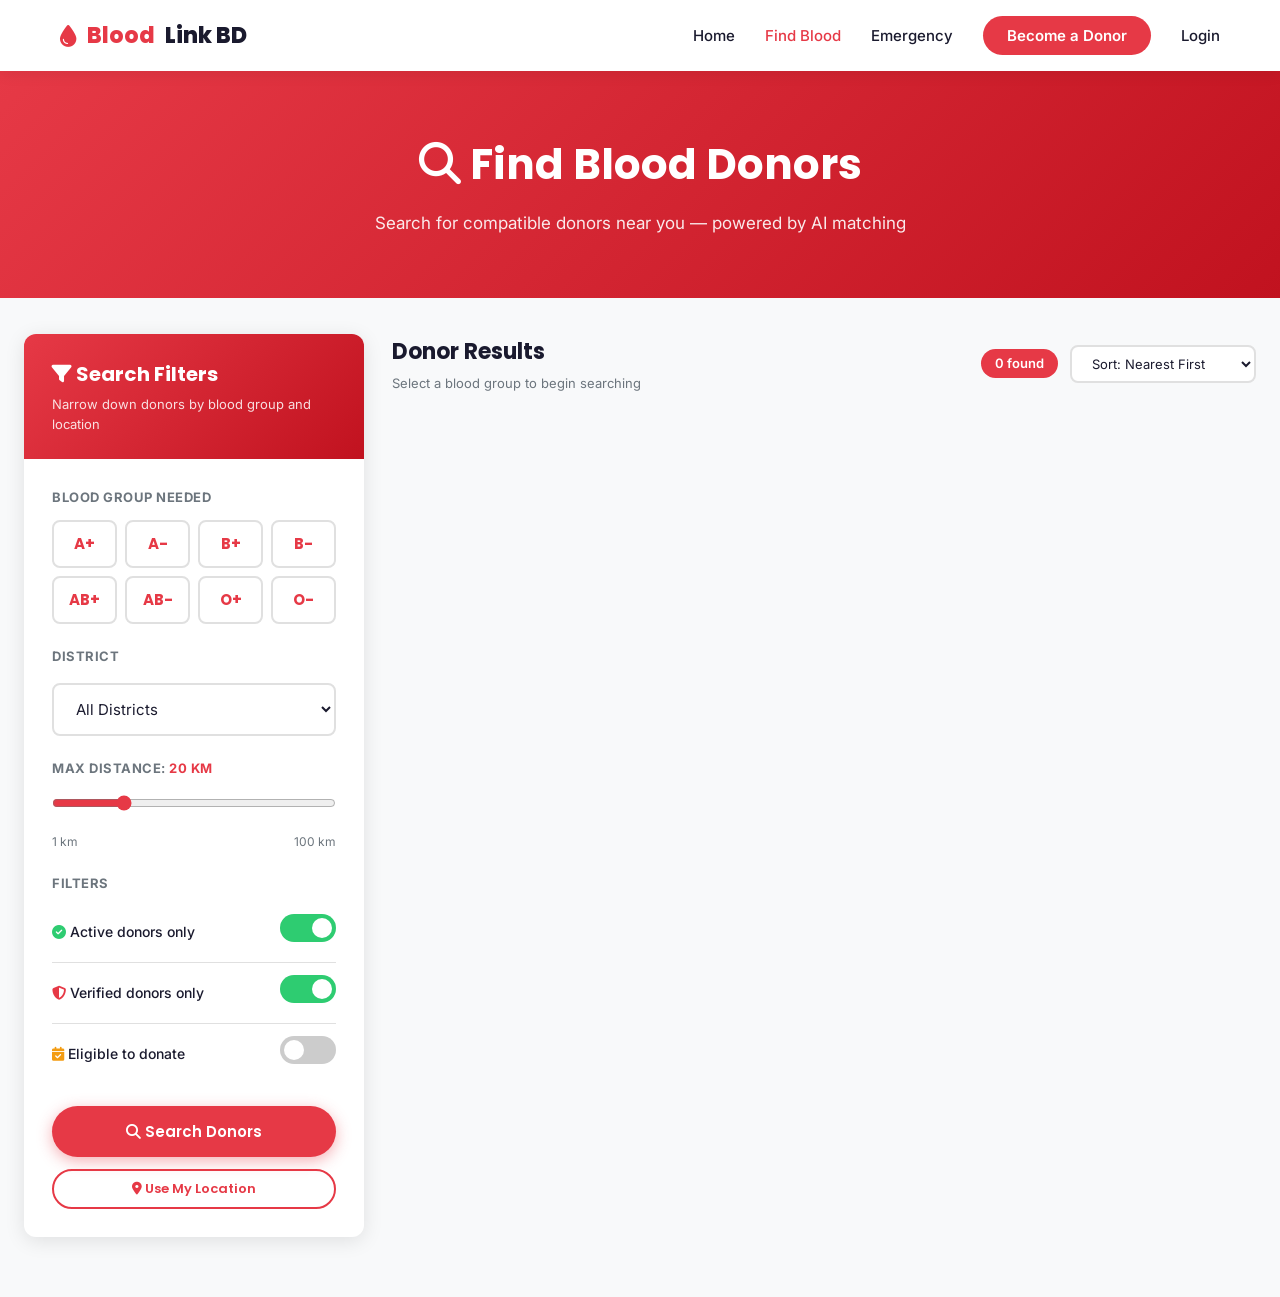
<file: search.html>
<!DOCTYPE html>
<html lang="en">
<head>
  <meta charset="UTF-8"/>
  <meta name="viewport" content="width=device-width, initial-scale=1.0"/>
  <title>Find Blood — BloodLink BD</title>
  <link rel="stylesheet" href="css/style.css"/>
  <link rel="stylesheet" href="https://cdnjs.cloudflare.com/ajax/libs/font-awesome/6.5.0/css/all.min.css"/>
  <style>
    body { background: var(--light-gray); }

    .search-layout {
      display: grid;
      grid-template-columns: 340px 1fr;
      gap: 28px;
      max-width: 1300px;
      margin: 0 auto;
      padding: 36px 24px 60px;
    }

    /* ---- Search Panel ---- */
    .search-panel {
      position: sticky;
      top: 90px;
      height: fit-content;
    }

    .search-card {
      background: white;
      border-radius: var(--radius);
      box-shadow: var(--shadow);
      overflow: hidden;
    }

    .search-card-header {
      background: linear-gradient(135deg, var(--red), var(--red-dark));
      color: white;
      padding: 24px 28px;
    }

    .search-card-header h3 {
      font-size: 20px;
      margin-bottom: 4px;
    }

    .search-card-header p {
      font-size: 13px;
      opacity: 0.85;
    }

    .search-card-body {
      padding: 28px;
    }

    /* ---- Blood Group Pills ---- */
    .blood-pills {
      display: grid;
      grid-template-columns: repeat(4, 1fr);
      gap: 8px;
      margin-bottom: 4px;
    }

    .blood-pill {
      border: 2px solid var(--border);
      border-radius: var(--radius-sm);
      padding: 10px 4px;
      text-align: center;
      cursor: pointer;
      transition: all 0.25s;
      font-family: 'Poppins', sans-serif;
      font-weight: 700;
      font-size: 15px;
      color: var(--red);
      background: white;
    }

    .blood-pill:hover {
      border-color: var(--red);
      background: #fff5f5;
    }

    .blood-pill.selected {
      background: var(--red);
      color: white;
      border-color: var(--red);
      box-shadow: 0 4px 12px rgba(230,57,70,0.35);
    }

    /* ---- Range Slider ---- */
    .range-slider {
      width: 100%;
      accent-color: var(--red);
      height: 6px;
      cursor: pointer;
    }

    .range-label {
      display: flex;
      justify-content: space-between;
      font-size: 12px;
      color: var(--gray);
      margin-top: 6px;
    }

    /* ---- Filter Toggles ---- */
    .filter-row {
      display: flex;
      align-items: center;
      justify-content: space-between;
      padding: 12px 0;
      border-bottom: 1px solid var(--border);
      font-size: 14px;
      font-weight: 500;
    }

    .filter-row:last-child { border-bottom: none; }

    /* ---- Results Panel ---- */
    .results-header {
      display: flex;
      justify-content: space-between;
      align-items: center;
      margin-bottom: 20px;
      flex-wrap: wrap;
      gap: 12px;
    }

    .results-header h2 {
      font-size: 22px;
      color: var(--black);
    }

    .results-count {
      background: var(--red);
      color: white;
      padding: 4px 14px;
      border-radius: 50px;
      font-size: 13px;
      font-weight: 600;
    }

    .sort-select {
      padding: 8px 16px;
      border: 2px solid var(--border);
      border-radius: var(--radius-sm);
      font-family: 'Inter', sans-serif;
      font-size: 13px;
      color: var(--black);
      background: white;
      cursor: pointer;
      outline: none;
    }

    .sort-select:focus { border-color: var(--red); }

    /* ---- AI Suggestion Box ---- */
    .ai-box {
      background: linear-gradient(135deg, #fff0f0, #fff5f5);
      border: 2px solid #ffcccc;
      border-radius: var(--radius);
      padding: 20px 24px;
      margin-bottom: 24px;
      display: none;
    }

    .ai-box.show { display: block; }

    .ai-box-header {
      display: flex;
      align-items: center;
      gap: 10px;
      margin-bottom: 12px;
    }

    .ai-box-header i {
      font-size: 20px;
      color: var(--red);
    }

    .ai-box-header h4 {
      font-size: 15px;
      color: var(--black);
    }

    .ai-box-header span {
      background: var(--red);
      color: white;
      font-size: 10px;
      padding: 2px 8px;
      border-radius: 50px;
      font-weight: 700;
      font-family: 'Poppins', sans-serif;
    }

    .ai-pills {
      display: flex;
      gap: 8px;
      flex-wrap: wrap;
    }

    .ai-pill {
      background: var(--red);
      color: white;
      padding: 6px 16px;
      border-radius: 50px;
      font-size: 13px;
      font-weight: 700;
      cursor: pointer;
      transition: all 0.2s;
      font-family: 'Poppins', sans-serif;
    }

    .ai-pill:hover {
      background: var(--red-dark);
      transform: translateY(-2px);
    }

    .ai-box p {
      font-size: 13px;
      color: var(--gray);
      margin-bottom: 12px;
    }

    /* ---- Donor Cards ---- */
    .donors-grid {
      display: flex;
      flex-direction: column;
      gap: 16px;
    }

    .donor-result-card {
      background: white;
      border-radius: var(--radius);
      box-shadow: var(--shadow);
      padding: 24px;
      display: grid;
      grid-template-columns: auto 1fr auto;
      gap: 20px;
      align-items: center;
      transition: all 0.3s;
      border-left: 4px solid transparent;
    }

    .donor-result-card:hover {
      border-left-color: var(--red);
      transform: translateX(4px);
      box-shadow: var(--shadow-hover);
    }

    .donor-result-card.compatible {
      border-left-color: var(--success);
    }

    .donor-avatar-lg {
      width: 68px;
      height: 68px;
      border-radius: 50%;
      background: linear-gradient(135deg, var(--red), var(--red-dark));
      display: flex;
      align-items: center;
      justify-content: center;
      color: white;
      font-size: 26px;
      font-weight: 800;
      font-family: 'Poppins', sans-serif;
      flex-shrink: 0;
      box-shadow: 0 4px 12px rgba(230,57,70,0.3);
    }

    .donor-result-info h3 {
      font-size: 17px;
      margin-bottom: 6px;
      color: var(--black);
    }

    .donor-meta {
      display: flex;
      gap: 16px;
      flex-wrap: wrap;
      margin-bottom: 8px;
    }

    .donor-meta span {
      font-size: 13px;
      color: var(--gray);
      display: flex;
      align-items: center;
      gap: 5px;
    }

    .donor-meta span i {
      color: var(--red);
      font-size: 12px;
    }

    .donor-tags {
      display: flex;
      gap: 8px;
      flex-wrap: wrap;
    }

    .tag {
      font-size: 11px;
      padding: 3px 10px;
      border-radius: 50px;
      font-weight: 600;
    }

    .tag-verified {
      background: #d4edda;
      color: #155724;
    }

    .tag-eligible {
      background: #cce5ff;
      color: #004085;
    }

    .tag-compatible {
      background: #fff3cd;
      color: #856404;
    }

    .donor-result-actions {
      display: flex;
      flex-direction: column;
      gap: 10px;
      align-items: flex-end;
    }

    .blood-badge-lg {
      background: var(--red);
      color: white;
      width: 52px;
      height: 52px;
      border-radius: 50%;
      display: flex;
      align-items: center;
      justify-content: center;
      font-weight: 800;
      font-size: 14px;
      font-family: 'Poppins', sans-serif;
      margin-bottom: 8px;
    }

    /* ---- Empty State ---- */
    .empty-state {
      text-align: center;
      padding: 80px 40px;
      background: white;
      border-radius: var(--radius);
      box-shadow: var(--shadow);
      display: none;
    }

    .empty-state.show { display: block; }

    .empty-state i {
      font-size: 64px;
      color: #ffcccc;
      margin-bottom: 20px;
    }

    .empty-state h3 {
      font-size: 22px;
      margin-bottom: 10px;
      color: var(--black);
    }

    .empty-state p {
      font-size: 14px;
      color: var(--gray);
      margin-bottom: 24px;
    }

    /* ---- Loading ---- */
    .loading-state {
      text-align: center;
      padding: 60px;
      background: white;
      border-radius: var(--radius);
      box-shadow: var(--shadow);
      display: none;
    }

    .loading-state.show { display: block; }

    .loading-state p {
      color: var(--gray);
      margin-top: 16px;
      font-size: 14px;
    }

    /* ---- Contact Modal ---- */
    .modal-overlay {
      display: none;
      position: fixed;
      top: 0; left: 0;
      width: 100%; height: 100%;
      background: rgba(0,0,0,0.5);
      z-index: 9999;
      align-items: center;
      justify-content: center;
    }

    .modal-overlay.show {
      display: flex;
    }

    .modal-box {
      background: white;
      border-radius: var(--radius);
      padding: 40px;
      max-width: 480px;
      width: 90%;
      text-align: center;
      box-shadow: 0 20px 60px rgba(0,0,0,0.2);
      animation: slideUp 0.3s ease;
    }

    @keyframes slideUp {
      from { transform: translateY(30px); opacity: 0; }
      to   { transform: translateY(0);    opacity: 1; }
    }

    .modal-box .modal-icon {
      width: 72px;
      height: 72px;
      background: #fff0f0;
      border-radius: 50%;
      display: flex;
      align-items: center;
      justify-content: center;
      margin: 0 auto 20px;
      font-size: 28px;
      color: var(--red);
    }

    .modal-box h3 { font-size: 22px; margin-bottom: 8px; }
    .modal-box p  { font-size: 14px; color: var(--gray); margin-bottom: 24px; }

    .modal-contact-info {
      background: var(--light-gray);
      border-radius: var(--radius-sm);
      padding: 16px;
      margin-bottom: 24px;
      text-align: left;
    }

    .modal-contact-info p {
      margin: 0;
      font-size: 15px;
      color: var(--black);
      font-weight: 600;
    }

    .modal-contact-info span {
      font-size: 13px;
      color: var(--gray);
      font-weight: 400;
    }

    .modal-actions {
      display: flex;
      gap: 12px;
      justify-content: center;
    }

    /* ---- Responsive ---- */
    @media (max-width: 1024px) {
      .search-layout {
        grid-template-columns: 300px 1fr;
      }
    }

    @media (max-width: 768px) {
      .search-layout {
        grid-template-columns: 1fr;
      }
      .search-panel {
        position: static;
      }
      .donor-result-card {
        grid-template-columns: auto 1fr;
      }
      .donor-result-actions {
        grid-column: 1 / -1;
        flex-direction: row;
        align-items: center;
      }
    }
  </style>
</head>
<body>

  <!-- Navbar -->
  <nav class="navbar">
    <a href="index.html" class="logo" style="text-decoration:none;">
      <i class="fas fa-tint"></i>Blood<span>Link BD</span>
    </a>
    <ul class="nav-links">
      <li><a href="index.html">Home</a></li>
      <li><a href="search.html" style="color:var(--red)">Find Blood</a></li>
      <li><a href="emergency-request.html">Emergency</a></li>
      <li><a href="register-donor.html" class="btn-nav">Become a Donor</a></li>
      <li><a href="login.html">Login</a></li>
    </ul>
  </nav>

  <!-- Page Header -->
  <div class="page-header">
    <h1><i class="fas fa-search"></i> Find Blood Donors</h1>
    <p>Search for compatible donors near you — powered by AI matching</p>
  </div>

  <!-- Search Layout -->
  <div class="search-layout">

    <!-- ===== LEFT: Search Panel ===== -->
    <div class="search-panel">
      <div class="search-card">
        <div class="search-card-header">
          <h3><i class="fas fa-filter"></i> Search Filters</h3>
          <p>Narrow down donors by blood group and location</p>
        </div>
        <div class="search-card-body">

          <!-- Blood Group -->
          <div class="form-group">
            <label style="font-size:13px; font-weight:700; text-transform:uppercase;
                          letter-spacing:0.5px; color:var(--gray); margin-bottom:12px;">
              Blood Group Needed
            </label>
            <div class="blood-pills">
              <div class="blood-pill" onclick="selectBloodPill('A+',this)">A+</div>
              <div class="blood-pill" onclick="selectBloodPill('A-',this)">A-</div>
              <div class="blood-pill" onclick="selectBloodPill('B+',this)">B+</div>
              <div class="blood-pill" onclick="selectBloodPill('B-',this)">B-</div>
              <div class="blood-pill" onclick="selectBloodPill('AB+',this)">AB+</div>
              <div class="blood-pill" onclick="selectBloodPill('AB-',this)">AB-</div>
              <div class="blood-pill" onclick="selectBloodPill('O+',this)">O+</div>
              <div class="blood-pill" onclick="selectBloodPill('O-',this)">O-</div>
            </div>
            <input type="hidden" id="selectedBlood"/>
          </div>

          <!-- District -->
          <div class="form-group">
            <label style="font-size:13px; font-weight:700; text-transform:uppercase;
                          letter-spacing:0.5px; color:var(--gray);">
              District
            </label>
            <select id="districtFilter" class="sort-select" style="width:100%; margin-top:8px;">
              <option value="">All Districts</option>
              <option>Dhaka</option>
              <option>Chittagong</option>
              <option>Rajshahi</option>
              <option>Khulna</option>
              <option>Sylhet</option>
              <option>Barishal</option>
              <option>Mymensingh</option>
              <option>Rangpur</option>
              <option>Narayanganj</option>
              <option>Gazipur</option>
              <option>Comilla</option>
              <option>Bogra</option>
              <option>Dinajpur</option>
            </select>
          </div>

          <!-- Distance Slider -->
          <div class="form-group">
            <label style="font-size:13px; font-weight:700; text-transform:uppercase;
                          letter-spacing:0.5px; color:var(--gray);">
              Max Distance: <span id="distanceVal" style="color:var(--red)">20 km</span>
            </label>
            <input type="range" class="range-slider" min="1" max="100"
                   value="20" id="distanceRange"
                   oninput="document.getElementById('distanceVal').innerText = this.value + ' km'"/>
            <div class="range-label"><span>1 km</span><span>100 km</span></div>
          </div>

          <!-- Filters -->
          <div class="form-group">
            <label style="font-size:13px; font-weight:700; text-transform:uppercase;
                          letter-spacing:0.5px; color:var(--gray); margin-bottom:8px;">
              Filters
            </label>
            <div class="filter-row">
              <span><i class="fas fa-check-circle" style="color:var(--success)"></i>
                    Active donors only</span>
              <label class="toggle-switch">
                <input type="checkbox" id="activeOnly" checked/>
                <span class="toggle-slider"></span>
              </label>
            </div>
            <div class="filter-row">
              <span><i class="fas fa-shield-alt" style="color:var(--red)"></i>
                    Verified donors only</span>
              <label class="toggle-switch">
                <input type="checkbox" id="verifiedOnly" checked/>
                <span class="toggle-slider"></span>
              </label>
            </div>
            <div class="filter-row">
              <span><i class="fas fa-calendar-check" style="color:var(--warning)"></i>
                    Eligible to donate</span>
              <label class="toggle-switch">
                <input type="checkbox" id="eligibleOnly"/>
                <span class="toggle-slider"></span>
              </label>
            </div>
          </div>

          <button class="btn btn-primary btn-block" onclick="runSearch()">
            <i class="fas fa-search"></i> Search Donors
          </button>

          <div style="margin-top:12px;">
            <button class="btn btn-outline btn-block btn-sm" onclick="useMyLocation()">
              <i class="fas fa-map-marker-alt"></i> Use My Location
            </button>
          </div>

        </div>
      </div>
    </div>
    <!-- End Search Panel -->

    <!-- ===== RIGHT: Results Panel ===== -->
    <div class="results-panel">

      <!-- Results Header -->
      <div class="results-header">
        <div>
          <h2>Donor Results</h2>
          <p style="font-size:13px; color:var(--gray); margin-top:4px;"
             id="resultsSubtitle">Select a blood group to begin searching</p>
        </div>
        <div style="display:flex; gap:12px; align-items:center;">
          <span class="results-count" id="resultsCount">0 found</span>
          <select class="sort-select" id="sortSelect" onchange="sortResults()">
            <option value="distance">Sort: Nearest First</option>
            <option value="name">Sort: Name A–Z</option>
            <option value="donations">Sort: Most Donations</option>
          </select>
        </div>
      </div>

      <!-- AI Suggestion Box -->
      <div class="ai-box" id="aiBox">
        <div class="ai-box-header">
          <i class="fas fa-robot"></i>
          <h4>AI Compatibility Suggestion</h4>
          <span>AI POWERED</span>
        </div>
        <p id="aiBoxText"></p>
        <div class="ai-pills" id="aiPills"></div>
      </div>

      <!-- Loading State -->
      <div class="loading-state" id="loadingState">
        <div class="spinner"></div>
        <p>Searching for donors near you...</p>
      </div>

      <!-- Empty State -->
      <div class="empty-state" id="emptyState">
        <i class="fas fa-heartbeat"></i>
        <h3>No Donors Found</h3>
        <p>No exact match donors found in your area.<br/>
           Check our AI suggestions above or try a different district.</p>
        <a href="emergency-request.html" class="btn btn-primary">
          <i class="fas fa-broadcast-tower"></i> Send Emergency Broadcast
        </a>
      </div>

      <!-- Donors Grid -->
      <div class="donors-grid" id="donorsGrid"></div>

    </div>
    <!-- End Results Panel -->

  </div>

  <!-- ===== Contact Modal ===== -->
  <div class="modal-overlay" id="contactModal">
    <div class="modal-box">
      <div class="modal-icon"><i class="fas fa-phone"></i></div>
      <h3 id="modalDonorName">Donor Name</h3>
      <p>Contact this donor directly for blood donation assistance</p>
      <div class="modal-contact-info">
        <p id="modalPhone">+880 1700-000000</p>
        <span id="modalBlood"></span> •
        <span id="modalDistrict"></span>
      </div>
      <div class="modal-actions">
        <a href="#" class="btn btn-primary" id="modalCallBtn">
          <i class="fas fa-phone"></i> Call Now
        </a>
        <button class="btn btn-outline" onclick="closeModal()">
          Close
        </button>
      </div>
    </div>
  </div>

  <script>
    // ============================================
    // DEMO DONOR DATA (replace with PHP API later)
    // ============================================
    

    // ============================================
    // AI COMPATIBILITY TABLE (from SRS Appendix A)
    // ============================================
    const compatibility = {
      'A+' : ['A+','A-','O+','O-'],
      'A-' : ['A-','O-'],
      'B+' : ['B+','B-','O+','O-'],
      'B-' : ['B-','O-'],
      'AB+': ['A+','A-','B+','B-','AB+','AB-','O+','O-'],
      'AB-': ['A-','B-','AB-','O-'],
      'O+' : ['O+','O-'],
      'O-' : ['O-'],
    };

    // Groups that can donate to the selected group
    // (who can give to X)
    const compatibleDonors = {
      'A+' : ['A+','A-','O+','O-'],
      'A-' : ['A-','O-'],
      'B+' : ['B+','B-','O+','O-'],
      'B-' : ['B-','O-'],
      'AB+': ['A+','A-','B+','B-','AB+','AB-','O+','O-'],
      'AB-': ['A-','B-','AB-','O-'],
      'O+' : ['O+','O-'],
      'O-' : ['O-'],
    };

    let selectedBlood = '';
    let currentResults = [];

    // ---- Select Blood Pill ----
    function selectBloodPill(group, el) {
      document.querySelectorAll('.blood-pill')
              .forEach(p => p.classList.remove('selected'));
      el.classList.add('selected');
      selectedBlood = group;
      document.getElementById('selectedBlood').value = group;
    }

    // ---- Use My Location ----
    function useMyLocation() {
      const btn = event.currentTarget;
      btn.innerHTML = '<i class="fas fa-spinner fa-spin"></i> Getting location...';
      btn.disabled  = true;
      if (navigator.geolocation) {
        navigator.geolocation.getCurrentPosition(
          (pos) => {
            btn.innerHTML = '<i class="fas fa-check"></i> Location acquired!';
            btn.style.borderColor = 'var(--success)';
            btn.style.color       = 'var(--success)';
            setTimeout(() => {
              btn.innerHTML = '<i class="fas fa-map-marker-alt"></i> Use My Location';
              btn.disabled  = false;
              btn.style     = '';
            }, 2000);
          },
          () => {
            btn.innerHTML = '<i class="fas fa-map-marker-alt"></i> Use My Location';
            btn.disabled  = false;
            alert('Location access denied. Please enable location in your browser.');
          }
        );
      } else {
        btn.innerHTML = '<i class="fas fa-map-marker-alt"></i> Use My Location';
        btn.disabled  = false;
      }
    }

    // ---- Run Search ----
function runSearch() {
  if (!selectedBlood) {
    alert('Please select a blood group first.');
    return;
  }

  document.getElementById('loadingState').classList.add('show');
  document.getElementById('emptyState').classList.remove('show');
  document.getElementById('aiBox').classList.remove('show');
  document.getElementById('donorsGrid').innerHTML = '';

  const districtFilter = document.getElementById('districtFilter').value;
  const activeOnly     = document.getElementById('activeOnly').checked ? '1' : '0';
  const verifiedOnly   = document.getElementById('verifiedOnly').checked ? '1' : '0';

  const url = `api/search.php?blood=${encodeURIComponent(selectedBlood)}`
            + `&district=${encodeURIComponent(districtFilter)}`
            + `&active=${activeOnly}`
            + `&verified=${verifiedOnly}`;

  fetch(url)
  .then(r => r.json())
  .then(data => {
    document.getElementById('loadingState').classList.remove('show');

    if (!data.success) {
      document.getElementById('emptyState').classList.add('show');
      return;
    }

    const results = data.data;
    currentResults = results;

    const exactMatches  = results.filter(d => d.blood_group === selectedBlood);
    const compatMatches = results.filter(d => d.blood_group !== selectedBlood);

    const compatGroups = compatibleDonors[selectedBlood] || [selectedBlood];
    showAISuggestion(exactMatches.length, selectedBlood, compatGroups);

    document.getElementById('resultsCount').innerText = results.length + ' found';
    document.getElementById('resultsSubtitle').innerText =
      results.length > 0
      ? `Showing donors compatible with ${selectedBlood} blood group`
      : `No donors found for ${selectedBlood}`;

    if (results.length === 0) {
      document.getElementById('emptyState').classList.add('show');
    } else {
      renderDonors(exactMatches, compatMatches);
    }
  })
  .catch(() => {
    document.getElementById('loadingState').classList.remove('show');
    document.getElementById('emptyState').classList.add('show');
  });
}

    // ---- Show AI Suggestion ----
    function showAISuggestion(exactCount, needed, compatGroups) {
      const box   = document.getElementById('aiBox');
      const text  = document.getElementById('aiBoxText');
      const pills = document.getElementById('aiPills');

      const alternatives = compatGroups.filter(g => g !== needed);

      if (exactCount === 0 && alternatives.length > 0) {
        text.innerText =
          `No exact ${needed} donors found. Our AI found these compatible alternatives:`;
        pills.innerHTML = alternatives.map(g =>
          `<div class="ai-pill" onclick="switchToBlood('${g}')">${g}</div>`
        ).join('');
        box.classList.add('show');
      } else if (alternatives.length > 0) {
        text.innerText =
          `Found ${exactCount} exact ${needed} match(es). Compatible alternatives also available:`;
        pills.innerHTML = alternatives.map(g =>
          `<div class="ai-pill" onclick="switchToBlood('${g}')">${g}</div>`
        ).join('');
        box.classList.add('show');
      } else {
        box.classList.remove('show');
      }
    }

    // ---- Switch to AI-suggested blood ----
    function switchToBlood(group) {
      document.querySelectorAll('.blood-pill').forEach(p => {
        p.classList.toggle('selected', p.innerText === group);
      });
      selectedBlood = group;
      runSearch();
    }

    // ---- Render Donors ----
    function renderDonors(exactMatches, compatMatches) {
      const grid = document.getElementById('donorsGrid');
      grid.innerHTML = '';

      if (exactMatches.length > 0) {
        grid.innerHTML += `
          <div style="font-size:13px; font-weight:700; color:var(--gray);
                      text-transform:uppercase; letter-spacing:0.5px; margin-bottom:4px;">
            <i class="fas fa-bullseye" style="color:var(--red)"></i>
            Exact Match — ${selectedBlood}
          </div>`;
        exactMatches.forEach(d => {
          grid.innerHTML += donorCardHTML(d, false);
        });
      }

      if (compatMatches.length > 0) {
        grid.innerHTML += `
          <div style="font-size:13px; font-weight:700; color:var(--gray);
                      text-transform:uppercase; letter-spacing:0.5px;
                      margin-top:20px; margin-bottom:4px;">
            <i class="fas fa-robot" style="color:var(--success)"></i>
            AI Compatible Donors
          </div>`;
        compatMatches.forEach(d => {
          grid.innerHTML += donorCardHTML(d, true);
        });
      }
    }

    // ---- Donor Card HTML ----
    function donorCardHTML(donor, isCompat) {
  const name     = donor.full_name || donor.name;
  const blood    = donor.blood_group || donor.blood;
  const district = donor.district;
  const area     = donor.area || '';
  const initials = name.split(' ').map(n=>n[0]).join('').toUpperCase().slice(0,2);

  const lastDon  = donor.last_donation;
  let nextElig   = 'First time donor';
  let isEligible = true;

  if (lastDon) {
    const eligDate = new Date(lastDon);
    eligDate.setDate(eligDate.getDate() + 90);
    nextElig   = eligDate.toLocaleDateString('en-BD',
                  {day:'numeric', month:'short', year:'numeric'});
    isEligible = new Date() >= eligDate;
  }

  return `
    <div class="donor-result-card ${isCompat ? 'compatible' : ''}">
      <div class="donor-avatar-lg">${initials}</div>
      <div class="donor-result-info">
        <h3>${name}</h3>
        <div class="donor-meta">
          <span><i class="fas fa-map-marker-alt"></i> ${area}, ${district}</span>
          <span><i class="fas fa-calendar"></i> Next eligible: ${nextElig}</span>
        </div>
        <div class="donor-tags">
          ${donor.is_verified == 1
            ? '<span class="tag tag-verified"><i class="fas fa-check"></i> Verified</span>'
            : ''}
          ${isEligible
            ? '<span class="tag tag-eligible">Eligible Now ✅</span>'
            : '<span class="tag" style="background:#f8d7da;color:#721c24;">Not Yet Eligible</span>'}
          ${isCompat
            ? '<span class="tag tag-compatible"><i class="fas fa-robot"></i> AI Compatible</span>'
            : ''}
          <span class="status-badge ${donor.is_active == 1 ? 'status-active' : 'status-inactive'}">
            ${donor.is_active == 1 ? 'Active' : 'Inactive'}
          </span>
        </div>
      </div>
      <div class="donor-result-actions">
        <div class="blood-badge-lg">${blood}</div>
        <button class="btn btn-primary btn-sm"
                onclick='openContactModal(${JSON.stringify(donor)})'>
          <i class="fas fa-phone"></i> Contact
        </button>
      </div>
    </div>`;
}

    // ---- Sort Results ----
    function sortResults() {
      const sort  = document.getElementById('sortSelect').value;
      let sorted  = [...currentResults];
      if (sort === 'distance')  sorted.sort((a,b) => a.distance - b.distance);
      if (sort === 'name')      sorted.sort((a,b) => a.name.localeCompare(b.name));
      if (sort === 'donations') sorted.sort((a,b) => b.donations - a.donations);
      const exact  = sorted.filter(d => d.blood === selectedBlood);
      const compat = sorted.filter(d => d.blood !== selectedBlood);
      renderDonors(exact, compat);
    }

    // ---- Contact Modal ----
    function openContactModal(donor) {
  const name  = donor.full_name || donor.name;
  const blood = donor.blood_group || donor.blood;
  document.getElementById('modalDonorName').innerText = name;
  document.getElementById('modalPhone').innerText     = donor.phone || donor.phone_masked;
  document.getElementById('modalBlood').innerText     = '🩸 ' + blood;
  document.getElementById('modalDistrict').innerText  = '📍 ' + donor.district;
  document.getElementById('modalCallBtn').href        = 'tel:' + donor.phone;
  document.getElementById('contactModal').classList.add('show');
}

    function closeModal() {
      document.getElementById('contactModal').classList.remove('show');
    }

    // Close modal on backdrop click
    document.getElementById('contactModal')
            .addEventListener('click', function(e) {
      if (e.target === this) closeModal();
    });

    // ---- Check URL params (from index.html blood group cards) ----
    window.addEventListener('load', () => {
      const params = new URLSearchParams(window.location.search);
      const blood  = params.get('blood');
      if (blood) {
        document.querySelectorAll('.blood-pill').forEach(p => {
          if (p.innerText.trim() === blood) {
            p.classList.add('selected');
            selectedBlood = blood;
          }
        });
        runSearch();
      }
    });
  </script>

</body>
</html>
</file>
<file: css/style.css>
/* ============================================
   BLOOD DONATION MANAGEMENT SYSTEM
   Global Styles | SRS Design Spec
   Colors: #E63946 (red), #FFFFFF (white)
   Fonts: Poppins, Inter
============================================ */

@import url('https://fonts.googleapis.com/css2?family=Poppins:wght@400;600;700;800&family=Inter:wght@300;400;500;600&display=swap');

/* --- Reset & Base --- */
* {
  margin: 0;
  padding: 0;
  box-sizing: border-box;
}

:root {
  --red: #E63946;
  --red-dark: #c1121f;
  --red-light: #ff6b6b;
  --white: #ffffff;
  --black: #1a1a2e;
  --gray: #6c757d;
  --light-gray: #f8f9fa;
  --border: #e0e0e0;
  --success: #2ecc71;
  --warning: #f39c12;
  --danger: #e74c3c;
  --shadow: 0 4px 20px rgba(0,0,0,0.1);
  --shadow-hover: 0 8px 30px rgba(230,57,70,0.3);
  --radius: 12px;
  --radius-sm: 8px;
}

html {
  scroll-behavior: smooth;
}

body {
  font-family: 'Inter', sans-serif;
  background-color: var(--white);
  color: var(--black);
  line-height: 1.6;
  overflow-x: hidden;
}

h1, h2, h3, h4, h5 {
  font-family: 'Poppins', sans-serif;
  font-weight: 700;
}

a {
  text-decoration: none;
  color: inherit;
}

img {
  max-width: 100%;
}

/* --- Navbar --- */
.navbar {
  display: flex;
  justify-content: space-between;
  align-items: center;
  padding: 18px 60px;
  background: var(--white);
  box-shadow: 0 2px 15px rgba(0,0,0,0.08);
  position: sticky;
  top: 0;
  z-index: 1000;
}

.navbar .logo {
  display: flex;
  align-items: center;
  gap: 10px;
  font-family: 'Poppins', sans-serif;
  font-size: 22px;
  font-weight: 800;
  color: var(--red);
}

.navbar .logo span {
  color: var(--black);
}

.nav-links {
  display: flex;
  align-items: center;
  gap: 30px;
  list-style: none;
}

.nav-links a {
  font-size: 15px;
  font-weight: 500;
  color: var(--black);
  transition: color 0.3s;
}

.nav-links a:hover {
  color: var(--red);
}

.nav-links .btn-nav {
  background: var(--red);
  color: var(--white);
  padding: 10px 24px;
  border-radius: 50px;
  font-weight: 600;
  transition: all 0.3s;
}

.nav-links .btn-nav:hover {
  background: var(--red-dark);
  transform: translateY(-2px);
}

/* Hamburger for mobile */
.hamburger {
  display: none;
  flex-direction: column;
  gap: 5px;
  cursor: pointer;
}

.hamburger span {
  width: 25px;
  height: 3px;
  background: var(--black);
  border-radius: 3px;
  transition: all 0.3s;
}

/* --- Buttons --- */
.btn {
  display: inline-block;
  padding: 14px 32px;
  border-radius: 50px;
  font-family: 'Poppins', sans-serif;
  font-weight: 600;
  font-size: 15px;
  cursor: pointer;
  border: none;
  transition: all 0.3s ease;
  text-align: center;
}

.btn-primary {
  background: var(--red);
  color: var(--white);
  box-shadow: 0 4px 15px rgba(230,57,70,0.4);
}

.btn-primary:hover {
  background: var(--red-dark);
  transform: translateY(-3px);
  box-shadow: var(--shadow-hover);
}

.btn-outline {
  background: transparent;
  color: var(--red);
  border: 2px solid var(--red);
}

.btn-outline:hover {
  background: var(--red);
  color: var(--white);
  transform: translateY(-3px);
}

.btn-white {
  background: var(--white);
  color: var(--red);
  font-weight: 700;
}

.btn-white:hover {
  background: var(--light-gray);
  transform: translateY(-3px);
}

.btn-success {
  background: var(--success);
  color: var(--white);
}

.btn-danger {
  background: var(--danger);
  color: var(--white);
}

.btn-sm {
  padding: 8px 20px;
  font-size: 13px;
}

.btn-block {
  width: 100%;
  display: block;
}

/* --- Section Layout --- */
.section {
  padding: 80px 60px;
}

.section-title {
  font-size: 36px;
  font-weight: 800;
  color: var(--black);
  margin-bottom: 12px;
}

.section-title span {
  color: var(--red);
}

.section-subtitle {
  font-size: 16px;
  color: var(--gray);
  margin-bottom: 50px;
  max-width: 600px;
}

.text-center {
  text-align: center;
}

.container {
  max-width: 1200px;
  margin: 0 auto;
  padding: 0 20px;
}

/* --- Cards --- */
.card {
  background: var(--white);
  border-radius: var(--radius);
  box-shadow: var(--shadow);
  padding: 30px;
  transition: all 0.3s;
}

.card:hover {
  transform: translateY(-5px);
  box-shadow: var(--shadow-hover);
}

/* --- Donor Card --- */
.donor-card {
  background: var(--white);
  border-radius: var(--radius);
  box-shadow: var(--shadow);
  padding: 24px;
  display: flex;
  align-items: center;
  gap: 20px;
  transition: all 0.3s;
  border-left: 4px solid var(--red);
}

.donor-card:hover {
  transform: translateY(-3px);
  box-shadow: var(--shadow-hover);
}

.donor-avatar {
  width: 60px;
  height: 60px;
  background: var(--red);
  border-radius: 50%;
  display: flex;
  align-items: center;
  justify-content: center;
  color: var(--white);
  font-size: 22px;
  font-weight: 700;
  font-family: 'Poppins', sans-serif;
  flex-shrink: 0;
}

.donor-info h3 {
  font-size: 17px;
  margin-bottom: 4px;
}

.donor-info p {
  font-size: 13px;
  color: var(--gray);
}

.blood-badge {
  background: var(--red);
  color: var(--white);
  padding: 6px 14px;
  border-radius: 50px;
  font-weight: 700;
  font-size: 14px;
  font-family: 'Poppins', sans-serif;
  margin-left: auto;
  flex-shrink: 0;
}

/* --- Status Badge --- */
.status-badge {
  display: inline-block;
  padding: 4px 12px;
  border-radius: 50px;
  font-size: 12px;
  font-weight: 600;
}

.status-active {
  background: #d4edda;
  color: #155724;
}

.status-inactive {
  background: #f8d7da;
  color: #721c24;
}

.status-pending {
  background: #fff3cd;
  color: #856404;
}

/* --- Forms --- */
.form-group {
  margin-bottom: 22px;
}

.form-group label {
  display: block;
  font-weight: 600;
  font-size: 14px;
  margin-bottom: 8px;
  color: var(--black);
}

.form-group input,
.form-group select,
.form-group textarea {
  width: 100%;
  padding: 14px 18px;
  border: 2px solid var(--border);
  border-radius: var(--radius-sm);
  font-family: 'Inter', sans-serif;
  font-size: 15px;
  color: var(--black);
  background: var(--white);
  transition: border 0.3s;
  outline: none;
}

.form-group input:focus,
.form-group select:focus,
.form-group textarea:focus {
  border-color: var(--red);
  box-shadow: 0 0 0 3px rgba(230,57,70,0.1);
}

.form-group textarea {
  resize: vertical;
  min-height: 100px;
}

.form-row {
  display: grid;
  grid-template-columns: 1fr 1fr;
  gap: 20px;
}

/* --- Alert Messages --- */
.alert {
  padding: 14px 20px;
  border-radius: var(--radius-sm);
  margin-bottom: 20px;
  font-size: 14px;
  font-weight: 500;
}

.alert-success {
  background: #d4edda;
  color: #155724;
  border-left: 4px solid var(--success);
}

.alert-danger {
  background: #f8d7da;
  color: #721c24;
  border-left: 4px solid var(--danger);
}

.alert-warning {
  background: #fff3cd;
  color: #856404;
  border-left: 4px solid var(--warning);
}

/* --- Stats Cards (Admin) --- */
.stats-grid {
  display: grid;
  grid-template-columns: repeat(4, 1fr);
  gap: 24px;
  margin-bottom: 40px;
}

.stat-card {
  background: var(--white);
  border-radius: var(--radius);
  box-shadow: var(--shadow);
  padding: 28px;
  text-align: center;
  border-top: 4px solid var(--red);
}

.stat-card .stat-number {
  font-size: 42px;
  font-weight: 800;
  color: var(--red);
  font-family: 'Poppins', sans-serif;
}

.stat-card .stat-label {
  font-size: 14px;
  color: var(--gray);
  margin-top: 6px;
  font-weight: 500;
}

/* --- Toggle Switch --- */
.toggle-container {
  display: flex;
  align-items: center;
  gap: 14px;
}

.toggle-switch {
  position: relative;
  width: 56px;
  height: 28px;
}

.toggle-switch input {
  opacity: 0;
  width: 0;
  height: 0;
}

.toggle-slider {
  position: absolute;
  cursor: pointer;
  top: 0; left: 0; right: 0; bottom: 0;
  background: #ccc;
  border-radius: 28px;
  transition: 0.4s;
}

.toggle-slider:before {
  position: absolute;
  content: "";
  height: 20px;
  width: 20px;
  left: 4px;
  bottom: 4px;
  background: white;
  border-radius: 50%;
  transition: 0.4s;
}

input:checked + .toggle-slider {
  background: var(--success);
}

input:checked + .toggle-slider:before {
  transform: translateX(28px);
}

.toggle-label {
  font-weight: 600;
  font-size: 15px;
}

/* --- Table --- */
.table-wrapper {
  overflow-x: auto;
  border-radius: var(--radius);
  box-shadow: var(--shadow);
}

table {
  width: 100%;
  border-collapse: collapse;
  background: var(--white);
}

thead {
  background: var(--red);
  color: var(--white);
}

thead th {
  padding: 16px 20px;
  text-align: left;
  font-size: 14px;
  font-weight: 600;
  font-family: 'Poppins', sans-serif;
}

tbody tr {
  border-bottom: 1px solid var(--border);
  transition: background 0.2s;
}

tbody tr:hover {
  background: #fff5f5;
}

tbody td {
  padding: 14px 20px;
  font-size: 14px;
  color: var(--black);
}

/* --- Footer --- */
footer {
  background: var(--black);
  color: var(--white);
  padding: 60px;
  margin-top: 80px;
}

footer .footer-grid {
  display: grid;
  grid-template-columns: 2fr 1fr 1fr 1fr;
  gap: 40px;
  margin-bottom: 40px;
}

footer h3 {
  font-size: 18px;
  margin-bottom: 16px;
  color: var(--white);
}

footer p, footer a {
  font-size: 14px;
  color: #adb5bd;
  line-height: 2;
  display: block;
  transition: color 0.3s;
}

footer a:hover {
  color: var(--red);
}

.footer-bottom {
  border-top: 1px solid #333;
  padding-top: 24px;
  text-align: center;
  font-size: 14px;
  color: #adb5bd;
}

.footer-logo {
  font-size: 24px;
  font-weight: 800;
  color: var(--red);
  font-family: 'Poppins', sans-serif;
  margin-bottom: 12px;
}

/* --- Loading Spinner --- */
.spinner {
  width: 40px;
  height: 40px;
  border: 4px solid var(--border);
  border-top: 4px solid var(--red);
  border-radius: 50%;
  animation: spin 0.8s linear infinite;
  margin: 20px auto;
}

@keyframes spin {
  to { transform: rotate(360deg); }
}

/* --- Page Header Banner --- */
.page-header {
  background: linear-gradient(135deg, var(--red) 0%, var(--red-dark) 100%);
  color: var(--white);
  padding: 60px;
  text-align: center;
}

.page-header h1 {
  font-size: 42px;
  margin-bottom: 12px;
}

.page-header p {
  font-size: 17px;
  opacity: 0.9;
}

/* --- Responsive --- */
@media (max-width: 1024px) {
  .navbar { padding: 18px 30px; }
  .section { padding: 60px 30px; }
  .stats-grid { grid-template-columns: repeat(2, 1fr); }
  footer { padding: 40px 30px; }
  footer .footer-grid { grid-template-columns: 1fr 1fr; }
}

@media (max-width: 768px) {
  .nav-links { display: none; }
  .hamburger { display: flex; }
  .form-row { grid-template-columns: 1fr; }
  .section-title { font-size: 28px; }
  .stats-grid { grid-template-columns: 1fr 1fr; }
  .page-header { padding: 40px 20px; }
  .page-header h1 { font-size: 30px; }
}

@media (max-width: 480px) {
  .stats-grid { grid-template-columns: 1fr; }
  footer .footer-grid { grid-template-columns: 1fr; }
  .navbar { padding: 15px 20px; }
  .section { padding: 40px 20px; }
}
</file>
